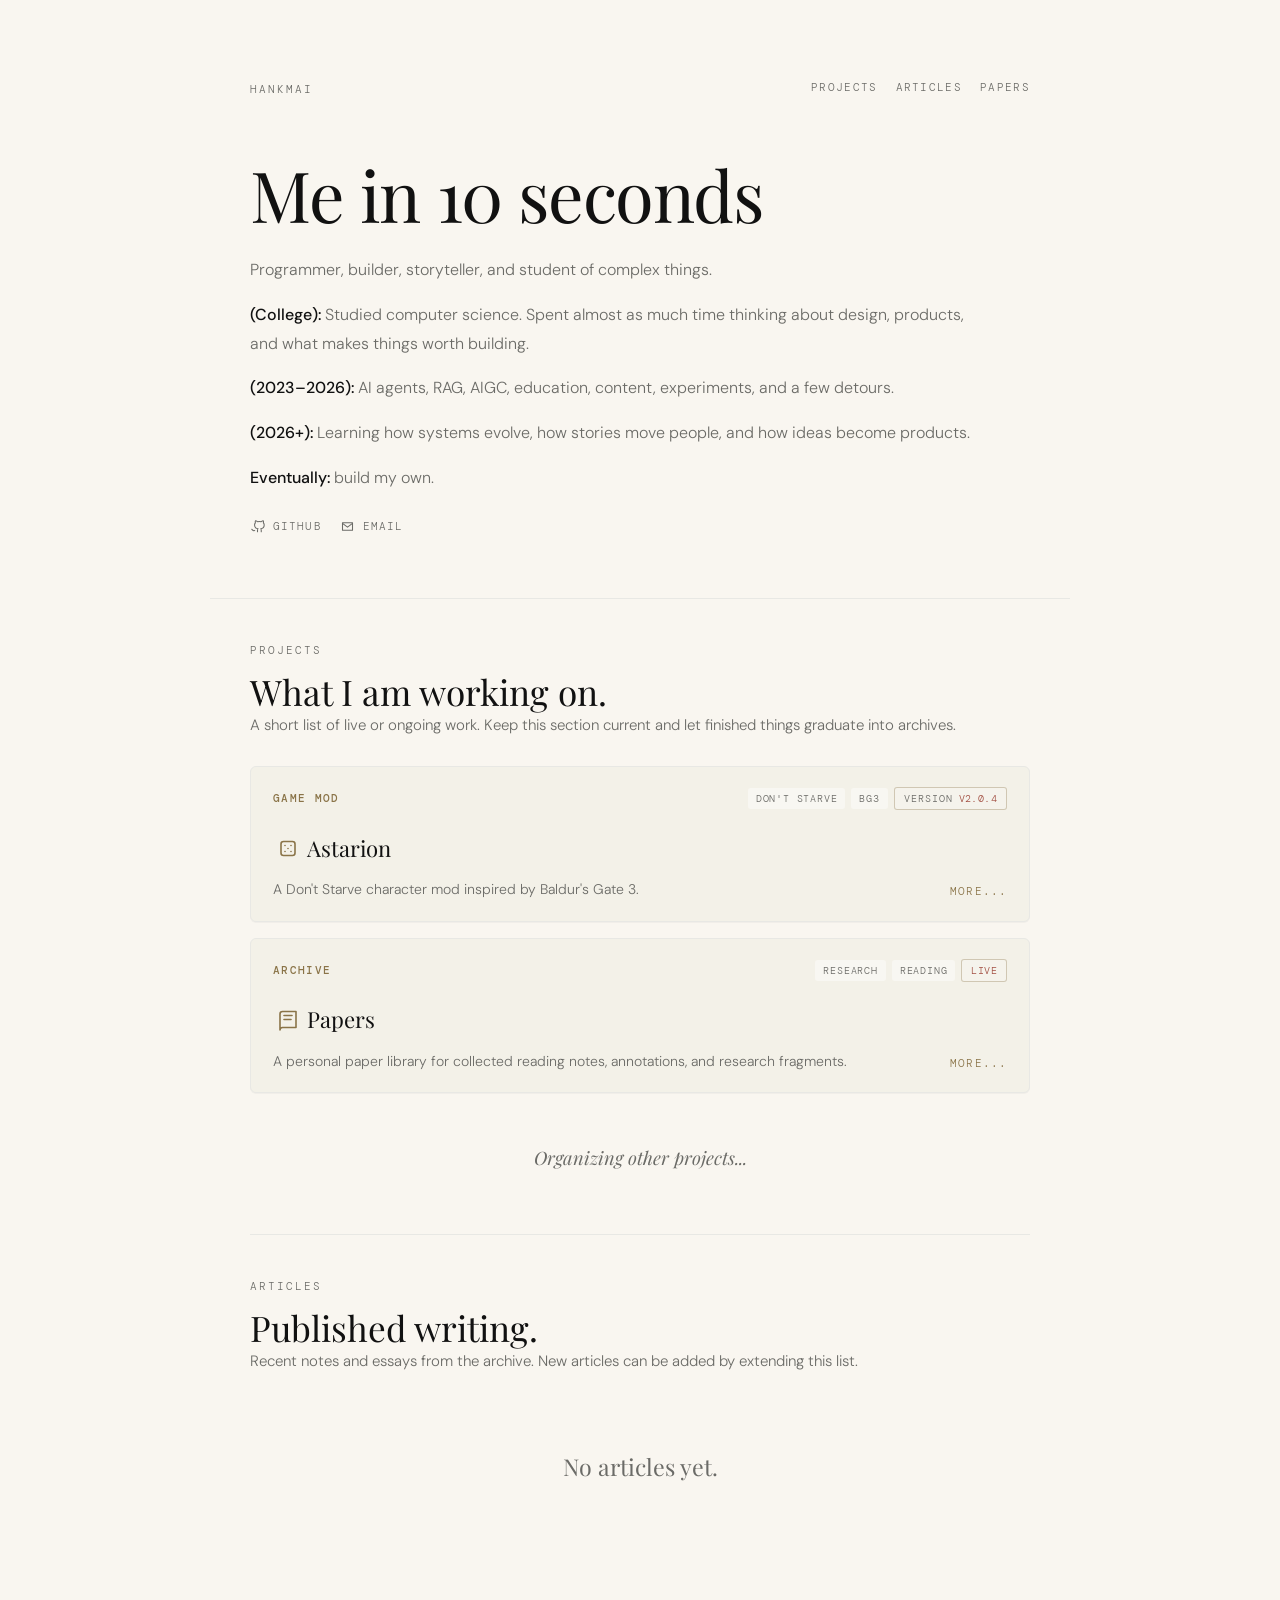
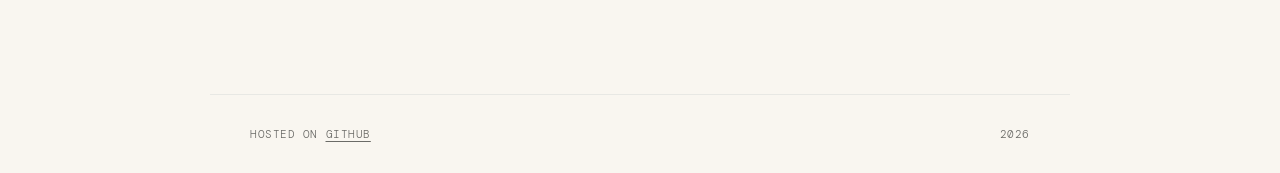
<file: index.html>
<!DOCTYPE html>
<html lang="zh-CN">
<head>
<meta charset="UTF-8">
<meta name="viewport" content="width=device-width, initial-scale=1.0">
<title>HankMai</title>
<link rel="icon" href="data:image/svg+xml,%3Csvg xmlns='http://www.w3.org/2000/svg' viewBox='0 0 100 100'%3E%3Crect width='100' height='100' rx='22' fill='%23f3f1e8'/%3E%3Cpath d='M28 24h24c11 0 20 9 20 20v32H48c-11 0-20-9-20-20V24Z' fill='none' stroke='%23111111' stroke-width='6' stroke-linejoin='round'/%3E%3Cpath d='M50 25v50' stroke='%23111111' stroke-width='5' stroke-linecap='round'/%3E%3C/svg%3E">
<link href="https://fonts.googleapis.com/css2?family=Playfair+Display:ital,wght@0,400;0,700;1,400&family=DM+Sans:wght@300;400;500&family=DM+Mono:wght@400;500&display=swap" rel="stylesheet">
<link rel="stylesheet" href="./styles.css?v=20260915-2">
</head>
<body>

<header>
  <nav aria-label="Primary">
    <a class="site-label" href="./index.html">HankMai</a>
    <div class="nav-links">
      <a href="#projects">Projects</a>
      <a href="#articles">Articles</a>
      <a href="./papers.html">Papers</a>
    </div>
  </nav>

  <h1 class="hero-title">Me in 10 seconds</h1>
  <div class="header-desc hero-bio">
    <p>Programmer, builder, storyteller, and student of complex things.</p>
    <p><strong>(College):</strong> Studied computer science. Spent almost as much time thinking about design, products, and what makes things worth building.</p>
    <p><strong>(2023–2026):</strong> AI agents, RAG, AIGC, education, content, experiments, and a few detours.</p>
    <p><strong>(2026+):</strong> Learning how systems evolve, how stories move people, and how ideas become products.</p>
    <p><strong>Eventually:</strong> build my own.</p>
  </div>
  <div class="social-strip" aria-label="Social links">
    <a class="social-link" href="https://github.com/huowu007" target="_blank" rel="noreferrer">
      <svg aria-hidden="true" viewBox="0 0 24 24"><path d="M7.5 18.5c-3.4 1-3.4-1.7-4.8-2m9.3 4v-3.1c0-.9.3-1.5.8-1.9-2.7-.3-5.5-1.3-5.5-6A4.7 4.7 0 0 1 8.6 6.2 4.4 4.4 0 0 1 8.7 3s1.1-.3 3.3 1.3a11.2 11.2 0 0 1 6 0C20.2 2.7 21.3 3 21.3 3a4.4 4.4 0 0 1 .1 3.2 4.7 4.7 0 0 1 1.3 3.3c0 4.7-2.8 5.7-5.5 6 .5.4.8 1.2.8 2.3v2.7"/></svg>
      <span>GitHub</span>
    </a>
    <a class="social-link" href="mailto:longlongdark@gmail.com">
      <svg aria-hidden="true" viewBox="0 0 24 24"><path d="M4 6h16v12H4z"/><path d="m4 7 8 6 8-6"/></svg>
      <span>Email</span>
    </a>
  </div>
</header>

<main>
  <section id="projects" aria-labelledby="projects-title">
    <div class="section-head">
      <p class="meta-label">Projects</p>
      <div>
        <h2 id="projects-title">What I am working on.</h2>
        <p class="section-copy">A short list of live or ongoing work. Keep this section current and let finished things graduate into archives.</p>
      </div>
    </div>

    <div class="project-grid">
      <a class="project-card" href="#">
        <div>
          <div class="project-top">
            <span class="project-kicker">Game Mod</span>
            <div class="project-badges">
              <span class="project-tag">Don't Starve</span>
              <span class="project-tag">BG3</span>
              <span class="project-version"><span class="chip-label">Version</span><span class="version-value">v2.0.4</span></span>
            </div>
          </div>
          <div class="project-heading">
            <span class="project-icon" aria-hidden="true">
              <svg viewBox="0 0 24 24"><rect x="5" y="5" width="14" height="14" rx="2.5"/><path d="M9 9h.01"/><path d="M15 9h.01"/><path d="M12 12h.01"/><path d="M9 15h.01"/><path d="M15 15h.01"/></svg>
            </span>
            <h3 class="project-title">Astarion</h3>
          </div>
          <div class="project-action-row">
            <p class="project-desc">A Don't Starve character mod inspired by Baldur's Gate 3.</p>
            <div class="project-bottom">
              <div class="item-meta">
                <span class="tag">Don't Starve</span>
                <span class="tag">BG3</span>
              </div>
              <span class="item-arrow" aria-hidden="true"><span>MORE...</span></span>
            </div>
          </div>
        </div>
      </a>

      <a class="project-card" href="./papers.html">
        <div>
          <div class="project-top">
            <span class="project-kicker">Archive</span>
            <div class="project-badges">
              <span class="project-tag">Research</span>
              <span class="project-tag">Reading</span>
              <span class="project-version"><span class="version-value">Live</span></span>
            </div>
          </div>
          <div class="project-heading">
            <span class="project-icon" aria-hidden="true">
              <svg viewBox="0 0 24 24"><path d="M4 5.5A2.5 2.5 0 0 1 6.5 3H20v16H6.5A2.5 2.5 0 0 0 4 21.5v-16Z"/><path d="M8 7h8"/><path d="M8 11h7"/></svg>
            </span>
            <h3 class="project-title">Papers</h3>
          </div>
          <div class="project-action-row">
            <p class="project-desc">A personal paper library for collected reading notes, annotations, and research fragments.</p>
            <div class="project-bottom">
              <div class="item-meta">
                <span class="tag">Research</span>
                <span class="tag">Reading</span>
              </div>
              <span class="item-arrow" aria-hidden="true"><span>MORE...</span></span>
            </div>
          </div>
        </div>
      </a>

      <p class="project-placeholder">Organizing other projects...</p>
    </div>
  </section>

  <section id="articles" aria-labelledby="articles-title">
    <div class="section-head">
      <p class="meta-label">Articles</p>
      <div>
        <h2 id="articles-title">Published writing.</h2>
        <p class="section-copy">Recent notes and essays from the archive. New articles can be added by extending this list.</p>
      </div>
    </div>

    <div class="inline-empty">No articles yet.</div>

    <div class="link-list">
      <a class="list-item" href="./DO_LLMS_BENEFIT_FROM_THEIR_OWN_WORDS.html">
        <span class="item-num">01</span>
        <div>
          <div class="item-title">Do LLMs Benefit from Their Own Words?</div>
          <p class="item-desc">A reading note on language models, generated context, and how model output changes the next step.</p>
          <div class="item-meta">
            <span class="tag">LLM</span>
            <span class="tag">Context</span>
          </div>
        </div>
        <span class="item-arrow" aria-hidden="true">→</span>
      </a>

      <a class="list-item" href="./Golden_Eggs_Annotated.html">
        <span class="item-num">02</span>
        <div>
          <div class="item-title">Golden Eggs and Hyperbolic Discounting</div>
          <p class="item-desc">An annotated note on compounding, delayed rewards, and behavioral economics.</p>
          <div class="item-meta">
            <span class="tag">Behavior</span>
            <span class="tag">Compounding</span>
          </div>
        </div>
        <span class="item-arrow" aria-hidden="true">→</span>
      </a>
    </div>
  </section>
</main>

<footer>
  <span class="footer-note">Hosted on <a href="https://pages.github.com" target="_blank" rel="noreferrer">GitHub</a></span>
  <span class="footer-note" id="footer-year"></span>
</footer>

<script>
  document.getElementById('footer-year').textContent = new Date().getFullYear();
</script>
</body>
</html>
</file>
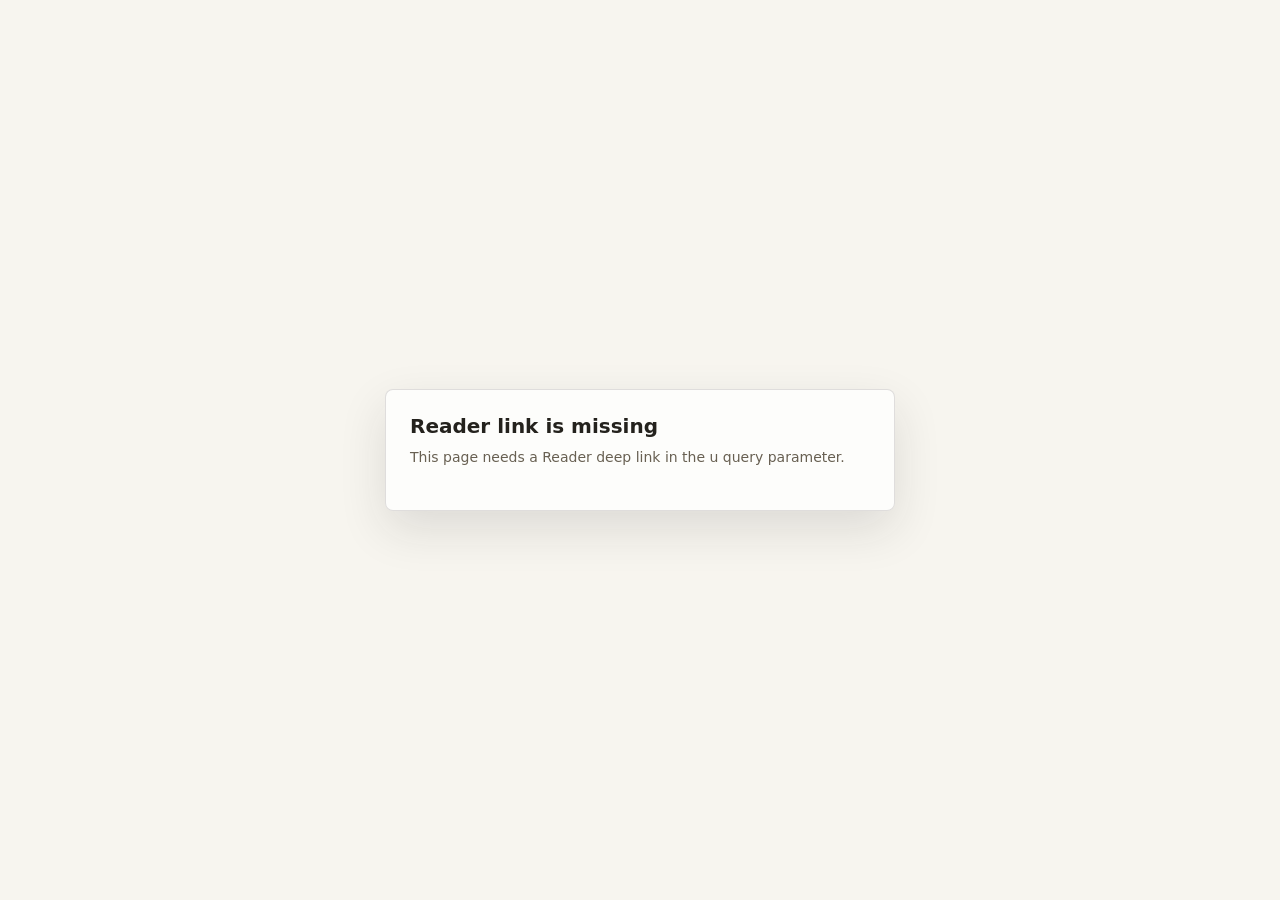
<file: reader-open/index.html>
<!doctype html>
<html lang="en">
  <head>
    <meta charset="utf-8">
    <meta name="viewport" content="width=device-width, initial-scale=1">
    <title>Open Reader</title>
    <style>
      :root {
        color-scheme: light dark;
        font-family: Inter, ui-sans-serif, system-ui, -apple-system, BlinkMacSystemFont, "Segoe UI", sans-serif;
        background: #f7f5ef;
        color: #24221d;
      }

      body {
        min-height: 100vh;
        margin: 0;
        display: grid;
        place-items: center;
      }

      main {
        width: min(460px, calc(100vw - 32px));
        border: 1px solid rgba(36, 34, 29, 0.14);
        border-radius: 8px;
        background: rgba(255, 255, 255, 0.76);
        box-shadow: 0 18px 48px rgba(36, 34, 29, 0.12);
        padding: 24px;
      }

      h1 {
        margin: 0 0 8px;
        font-size: 20px;
        line-height: 1.25;
      }

      p {
        margin: 0 0 18px;
        color: #686052;
        font-size: 14px;
        line-height: 1.55;
      }

      a,
      button {
        display: inline-flex;
        align-items: center;
        justify-content: center;
        min-height: 38px;
        border-radius: 6px;
        border: 1px solid #24221d;
        background: #24221d;
        color: #fff;
        font: inherit;
        font-size: 14px;
        font-weight: 650;
        padding: 0 14px;
        text-decoration: none;
        cursor: pointer;
      }

      .error a,
      .error button {
        display: none;
      }

      @media (prefers-color-scheme: dark) {
        :root {
          background: #171717;
          color: #f2efe7;
        }

        main {
          border-color: rgba(242, 239, 231, 0.16);
          background: rgba(32, 32, 32, 0.86);
          box-shadow: 0 18px 48px rgba(0, 0, 0, 0.24);
        }

        p {
          color: #bdb6aa;
        }

        a,
        button {
          border-color: #f2efe7;
          background: #f2efe7;
          color: #171717;
        }
      }
    </style>
  </head>
  <body>
    <main id="shell">
      <h1 id="title">Opening Reader</h1>
      <p id="message">Reader should open automatically. If nothing happens, use the button below.</p>
      <a id="manualLink" href="#">Open Reader</a>
    </main>

    <script>
      const shell = document.getElementById('shell');
      const title = document.getElementById('title');
      const message = document.getElementById('message');
      const manualLink = document.getElementById('manualLink');

      const decodeBase64Url = value => {
        const normalized = value.replace(/-/g, '+').replace(/_/g, '/');
        const padded = normalized.padEnd(normalized.length + ((4 - normalized.length % 4) % 4), '=');
        const binary = atob(padded);
        const bytes = Uint8Array.from(binary, char => char.charCodeAt(0));
        return new TextDecoder().decode(bytes);
      };

      const getReaderUrl = () => {
        const params = new URLSearchParams(window.location.search);
        const encoded = params.get('u');
        const raw = params.get('url');
        if (encoded) return decodeBase64Url(encoded);
        if (raw) return raw;
        return '';
      };

      const withNonce = readerUrl => {
        const separator = readerUrl.includes('?') ? '&' : '?';
        return `${readerUrl}${separator}bridge_nonce=${Date.now()}`;
      };

      const localBridgeUrl = readerUrl => {
        const url = new URL('http://127.0.0.1:49579/open');
        url.searchParams.set('u', btoa(unescape(encodeURIComponent(readerUrl)))
          .replace(/\+/g, '-')
          .replace(/\//g, '_')
          .replace(/=+$/g, ''));
        url.searchParams.set('nonce', String(Date.now()));
        return url.toString();
      };

      const readerUrl = getReaderUrl();

      if (!readerUrl || !readerUrl.startsWith('reader://')) {
        shell.classList.add('error');
        title.textContent = 'Reader link is missing';
        message.textContent = 'This page needs a Reader deep link in the u query parameter.';
      } else {
        let protocolFallbackStarted = false;
        let warmOpenStarted = false;

        const closeBridgePage = () => {
          title.textContent = 'Reader is open';
          message.textContent = 'You can return to Tana.';
          window.setTimeout(() => {
            window.close();
            if (document.visibilityState !== 'hidden' && window.history.length > 1) {
              window.history.back();
            }
          }, 220);
        };

        const openWarmReader = async () => {
          const controller = new AbortController();
          const timeout = window.setTimeout(() => controller.abort(), 520);
          try {
            const response = await fetch(localBridgeUrl(readerUrl), {
              method: 'GET',
              mode: 'cors',
              cache: 'no-store',
              signal: controller.signal
            });
            if (!response.ok) throw new Error(`HTTP ${response.status}`);
            warmOpenStarted = true;
            closeBridgePage();
            return true;
          } catch {
            return false;
          } finally {
            window.clearTimeout(timeout);
          }
        };

        const openColdReader = () => {
          protocolFallbackStarted = true;
          const target = withNonce(readerUrl);
          manualLink.href = target;
          window.location.href = target;
        };

        const openReader = async () => {
          if (warmOpenStarted) {
            closeBridgePage();
            return;
          }
          if (await openWarmReader()) return;
          if (!protocolFallbackStarted) openColdReader();
        };

        manualLink.addEventListener('click', event => {
          event.preventDefault();
          protocolFallbackStarted = false;
          void openReader();
        });

        window.addEventListener('pageshow', () => void openReader());
        window.addEventListener('focus', () => void openReader());
        document.addEventListener('visibilitychange', () => {
          if (!document.hidden) void openReader();
        });
        window.setTimeout(() => void openReader(), 80);
      }
    </script>
  </body>
</html>
</file>
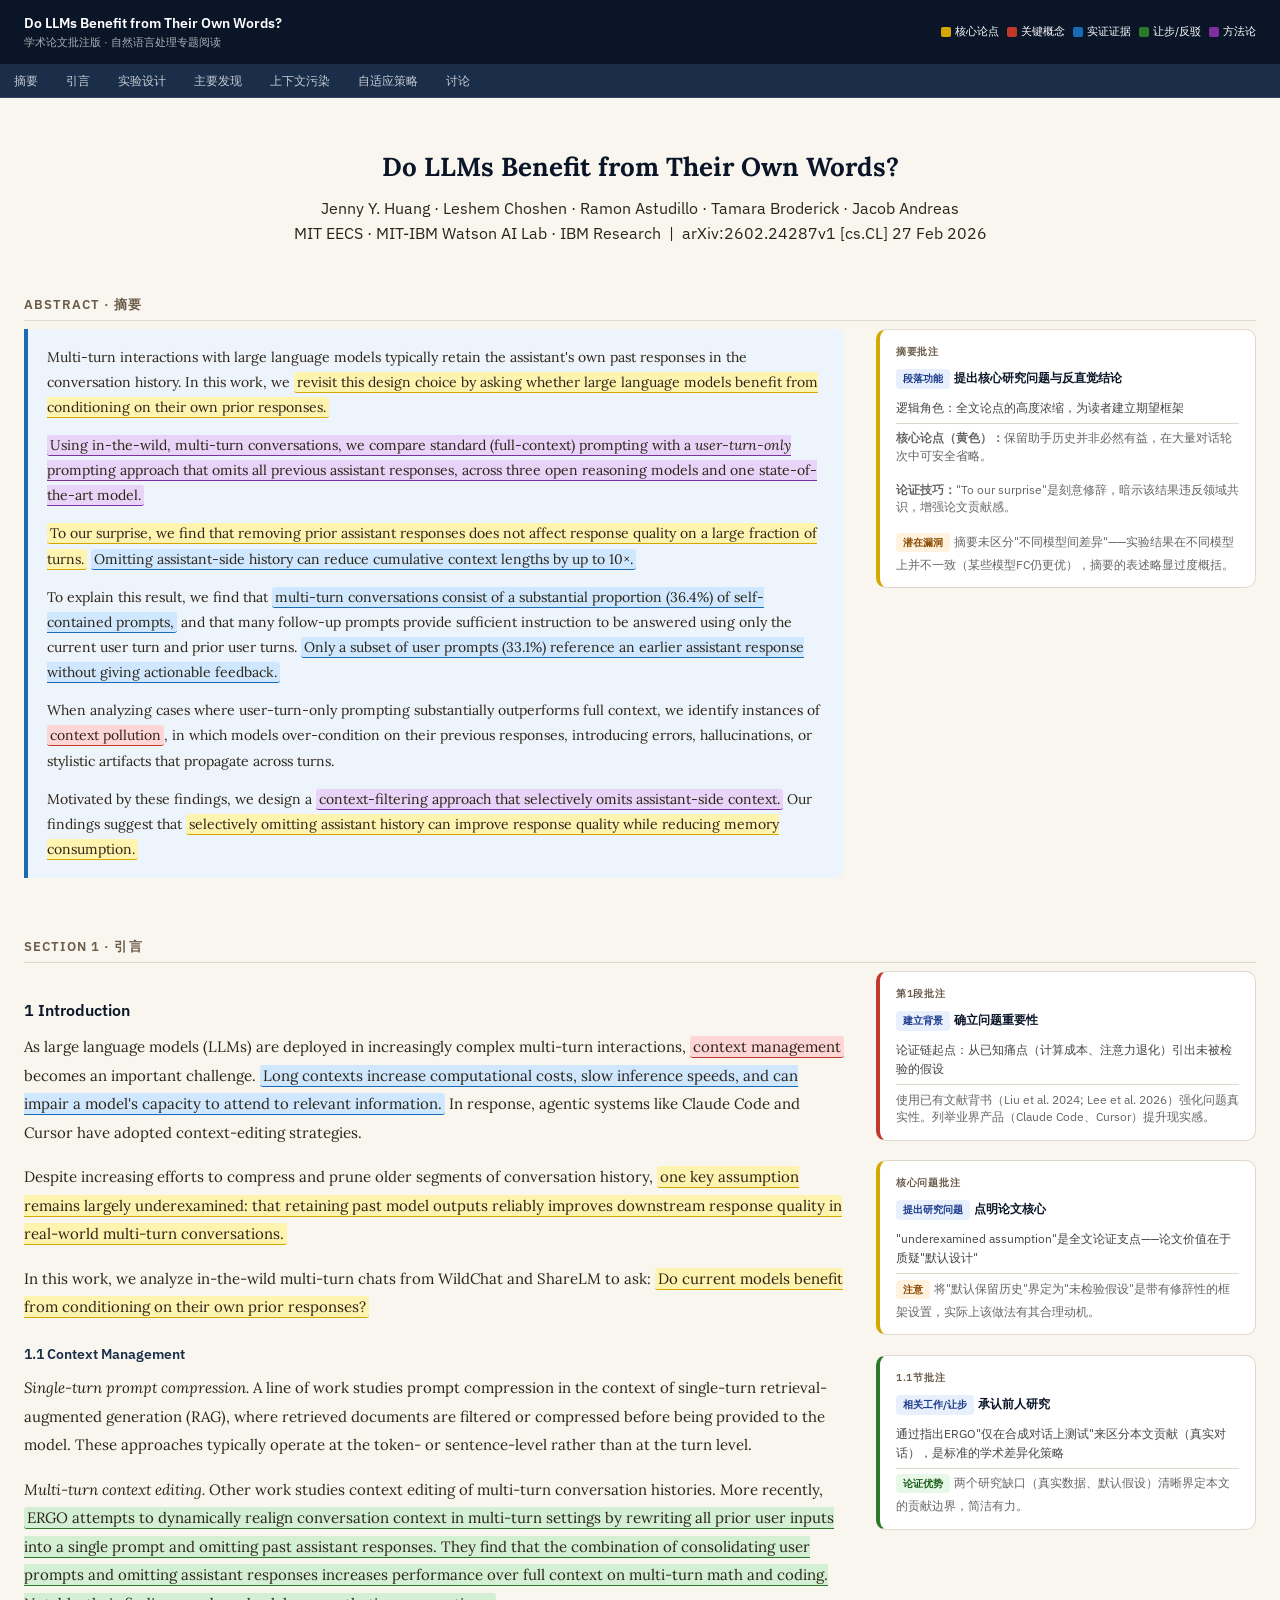
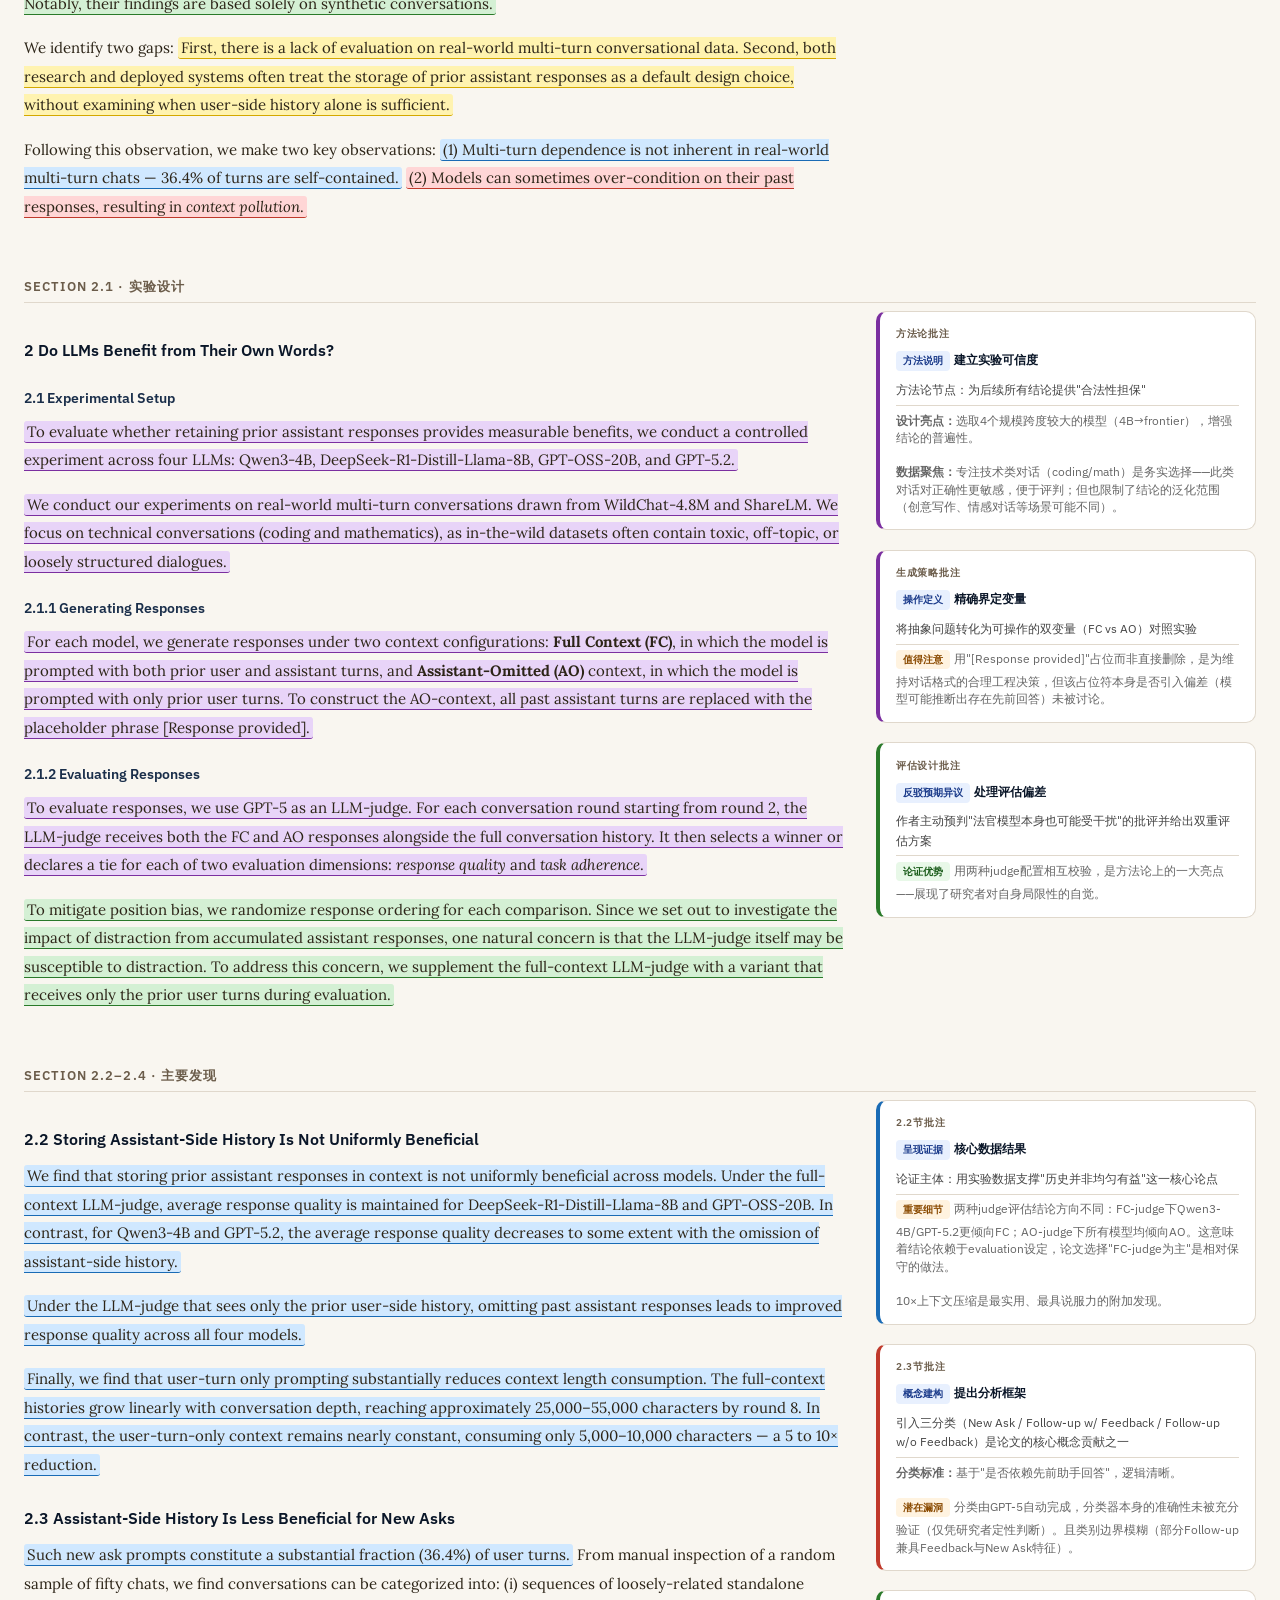
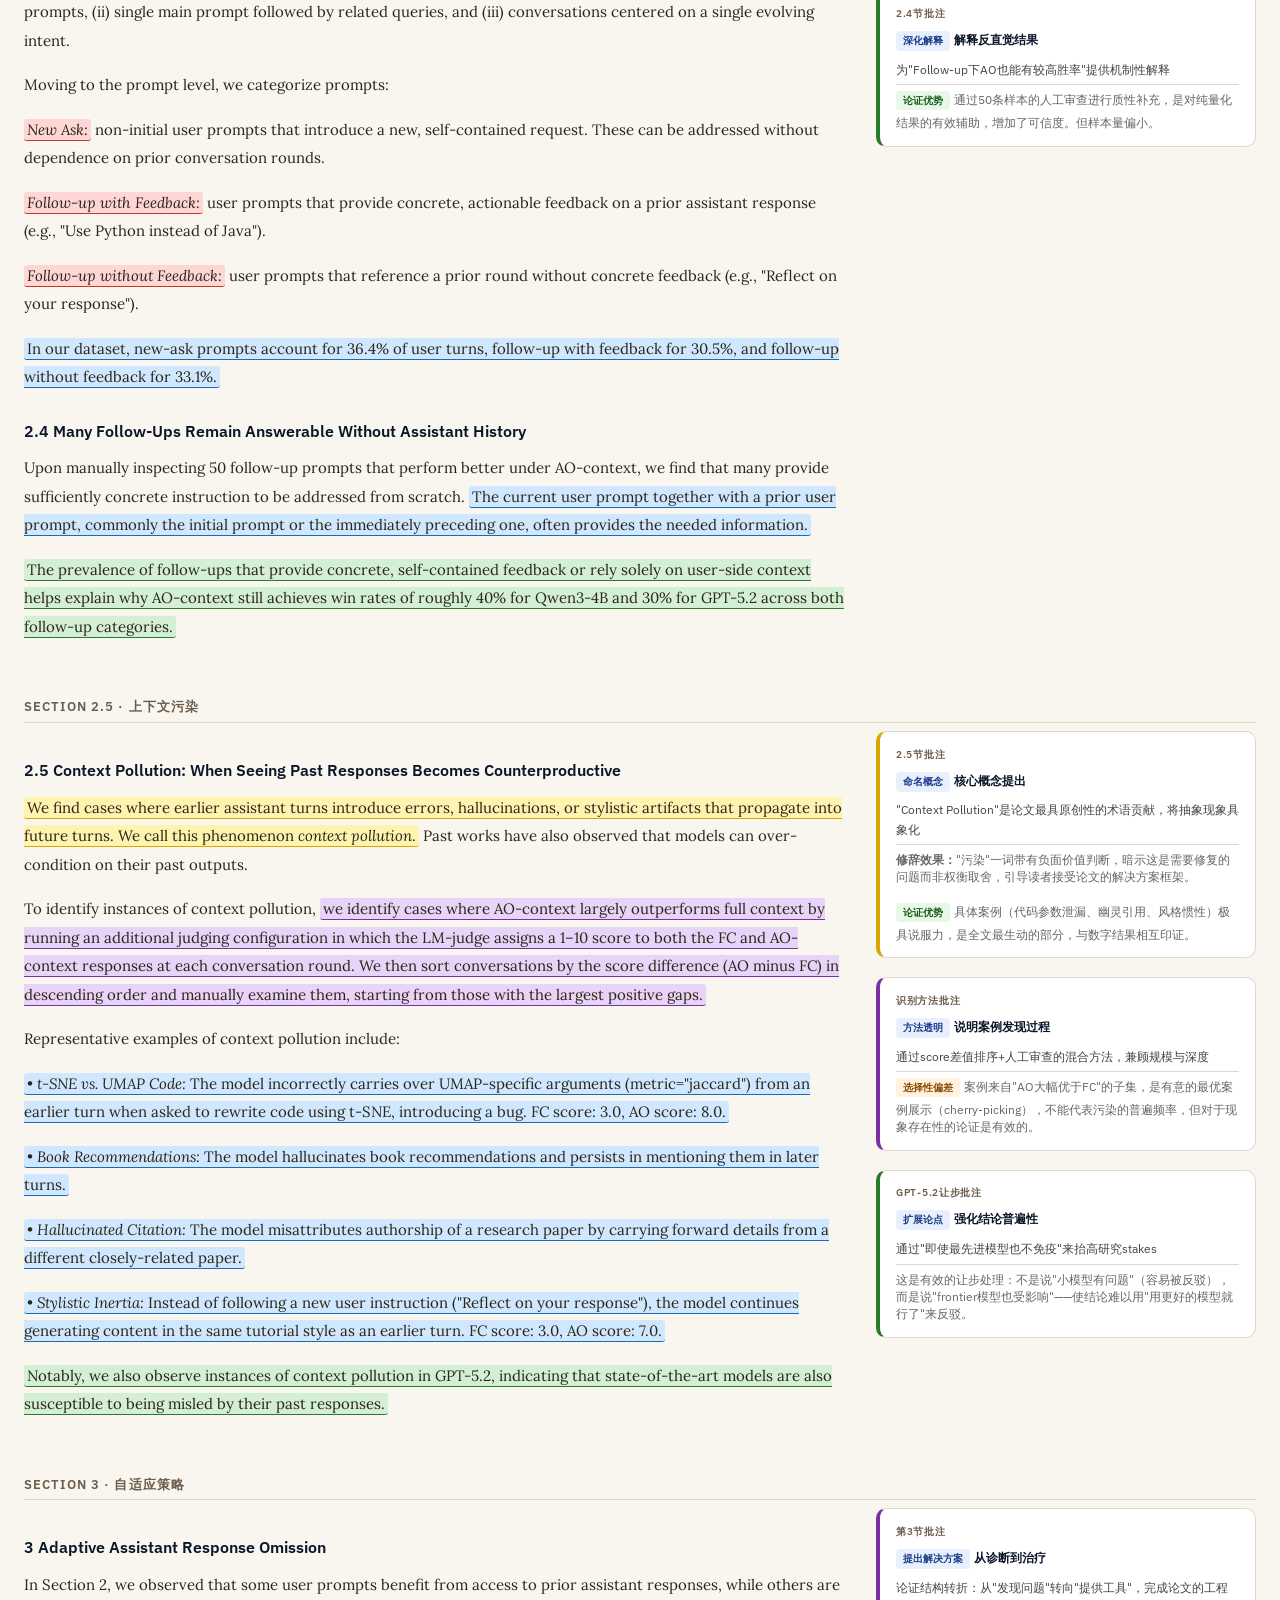
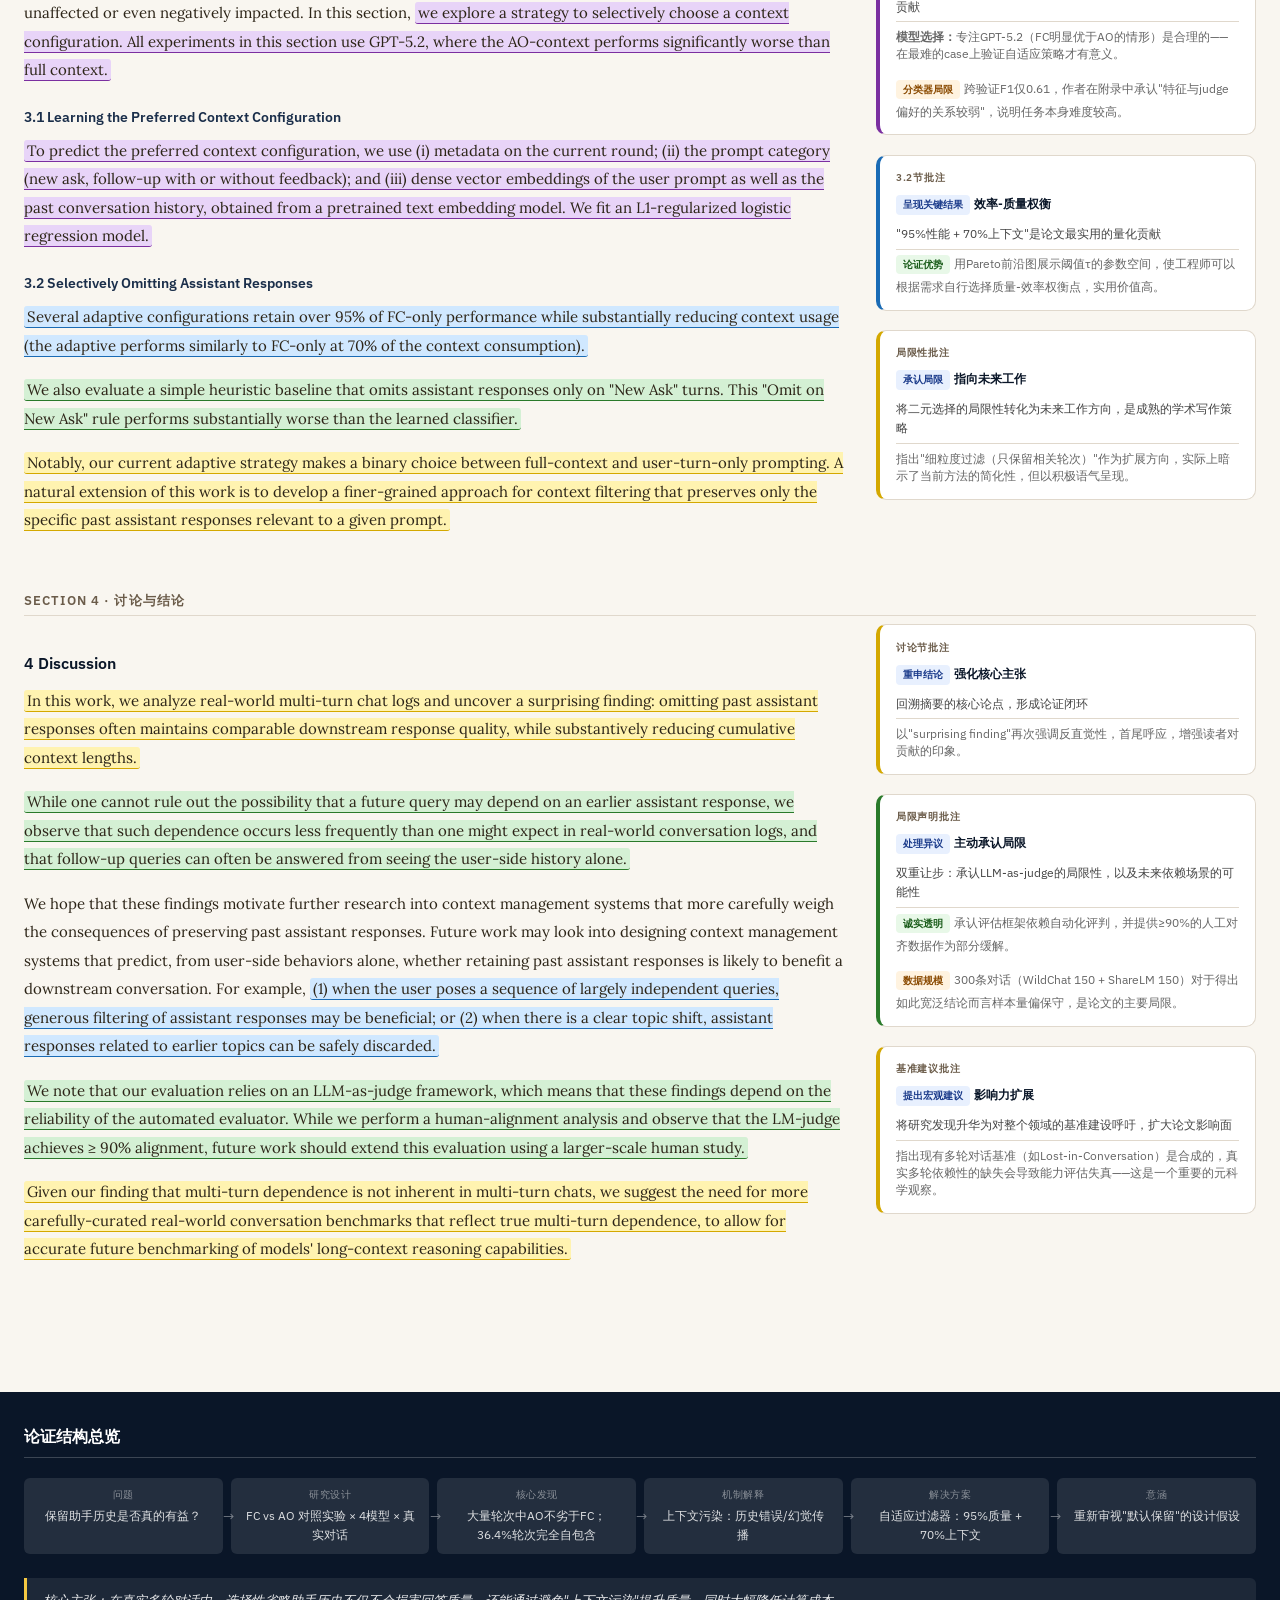
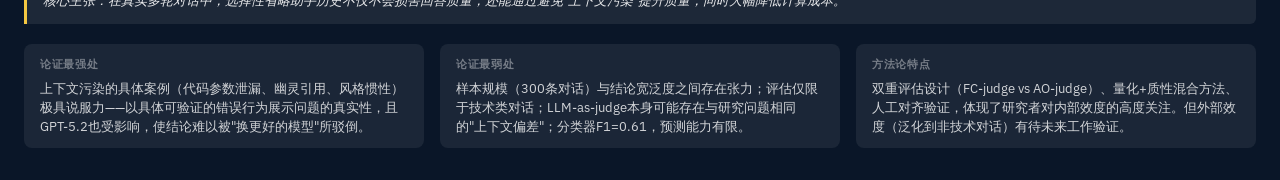
<file: DO LLMS BENEFIT FROM THEIR OWN WORDS.html>
<!DOCTYPE html>
<html lang="zh">
<head>
<meta charset="UTF-8">
<meta name="viewport" content="width=device-width, initial-scale=1.0">
<title>Do LLMs Benefit from Their Own Words? — 批注版</title>
<link href="https://fonts.googleapis.com/css2?family=Lora:ital,wght@0,400;0,600;1,400&family=IBM+Plex+Sans:wght@400;500;600&display=swap" rel="stylesheet">
<style>
  *{box-sizing:border-box;margin:0;padding:0}
  :root{
    --navy:#0a1628;
    --navy-light:#1a2e4a;
    --paper:#f9f6f0;
    --text:#2c2417;
    --muted:#6b5c4a;
    --hl-yellow:#fff3b0;
    --hl-yellow-b:#d4a800;
    --hl-red:#ffd6d6;
    --hl-red-b:#c0392b;
    --hl-blue:#d0e8ff;
    --hl-blue-b:#1a6bb5;
    --hl-green:#d4f0d4;
    --hl-green-b:#2a7a2a;
    --hl-purple:#e8d4f8;
    --hl-purple-b:#7b2fa0;
    --card-bg:#ffffff;
    --border:#e0d8cc;
  }
  body{font-family:'IBM Plex Sans',sans-serif;background:var(--paper);color:var(--text);line-height:1.6}

  /* NAV */
  nav{background:var(--navy);color:#fff;padding:0.75rem 1.5rem;display:flex;flex-wrap:wrap;align-items:center;gap:1rem;position:sticky;top:0;z-index:100}
  .nav-title{font-size:14px;font-weight:600;flex:1;min-width:200px}
  .nav-course{font-size:11px;opacity:0.65;font-weight:400}
  .legend{display:flex;flex-wrap:wrap;gap:0.5rem;align-items:center}
  .leg{display:flex;align-items:center;gap:4px;font-size:11px;white-space:nowrap}
  .leg-dot{width:10px;height:10px;border-radius:2px;flex-shrink:0}

  /* SECTION NAV */
  .sec-nav{background:var(--navy-light);display:flex;flex-wrap:wrap;gap:0;border-bottom:1px solid rgba(255,255,255,0.1);position:sticky;top:56px;z-index:99}
  .sec-nav a{color:rgba(255,255,255,0.75);text-decoration:none;font-size:12px;padding:7px 14px;transition:background 0.2s;font-family:'IBM Plex Sans',sans-serif;white-space:nowrap}
  .sec-nav a:hover{background:rgba(255,255,255,0.12);color:#fff}

  /* MAIN */
  .main{max-width:1400px;margin:0 auto;padding:1.5rem}

  /* COLUMNS */
  .two-col{display:grid;grid-template-columns:1fr 380px;gap:2rem;align-items:start}
  @media(max-width:900px){.two-col{grid-template-columns:1fr}}

  /* PAPER TEXT */
  .paper-col{font-family:'Lora',serif;font-size:15px;line-height:1.9;color:var(--text)}
  .section-header{font-family:'IBM Plex Sans',sans-serif;font-size:13px;font-weight:600;color:var(--muted);text-transform:uppercase;letter-spacing:0.08em;margin:2rem 0 0.5rem;padding-bottom:0.25rem;border-bottom:1px solid var(--border)}
  .paper-col h2{font-family:'IBM Plex Sans',sans-serif;font-size:16px;font-weight:600;margin:1.5rem 0 0.5rem;color:var(--navy)}
  .paper-col h3{font-family:'IBM Plex Sans',sans-serif;font-size:14px;font-weight:600;margin:1.2rem 0 0.4rem;color:var(--navy-light)}
  .paper-col p{margin-bottom:1rem}
  .paper-col .authors{font-size:13px;color:var(--muted);margin-bottom:0.25rem;font-style:italic}
  .paper-col .affil{font-size:12px;color:var(--muted)}

  /* HIGHLIGHTS */
  .hy{padding:1px 3px;border-radius:3px;font-style:inherit}
  .hy-y{background:var(--hl-yellow);border-bottom:1.5px solid var(--hl-yellow-b)}
  .hy-r{background:var(--hl-red);border-bottom:1.5px solid var(--hl-red-b)}
  .hy-b{background:var(--hl-blue);border-bottom:1.5px solid var(--hl-blue-b)}
  .hy-g{background:var(--hl-green);border-bottom:1.5px solid var(--hl-green-b)}
  .hy-p{background:var(--hl-purple);border-bottom:1.5px solid var(--hl-purple-b)}

  /* ANNOTATION CARDS */
  .ann-col{display:flex;flex-direction:column;gap:1.2rem}
  .ann-card{background:var(--card-bg);border:0.5px solid var(--border);border-radius:10px;padding:0.9rem 1rem;border-left:4px solid var(--border)}
  .ann-card.col-y{border-left-color:var(--hl-yellow-b)}
  .ann-card.col-r{border-left-color:var(--hl-red-b)}
  .ann-card.col-b{border-left-color:var(--hl-blue-b)}
  .ann-card.col-g{border-left-color:var(--hl-green-b)}
  .ann-card.col-p{border-left-color:var(--hl-purple-b)}
  .ann-card.col-n{border-left-color:#888}
  .ann-label{font-size:10px;font-weight:600;text-transform:uppercase;letter-spacing:0.07em;color:var(--muted);margin-bottom:0.5rem}
  .ann-func{font-size:12px;font-weight:600;margin-bottom:0.3rem;color:var(--navy)}
  .ann-role{font-size:12px;color:#444;margin-bottom:0.35rem}
  .ann-note{font-size:11.5px;color:#666;line-height:1.5;padding-top:0.35rem;border-top:0.5px solid var(--border)}
  .ann-badge{display:inline-block;font-size:10px;padding:2px 7px;border-radius:4px;font-weight:600;margin-right:4px;margin-bottom:4px}
  .badge-func{background:#e8f0fe;color:#1a3a8a}
  .badge-warn{background:#fff3e0;color:#8a4a00}
  .badge-str{background:#e8f8e8;color:#1a5c1a}

  /* SECTION WRAPPER */
  .sec-block{margin-bottom:2.5rem;scroll-margin-top:90px}

  /* ABSTRACT BOX */
  .abstract-box{background:#eef4fb;border-left:4px solid #1a6bb5;padding:1rem 1.2rem;border-radius:0 8px 8px 0;margin-bottom:1.2rem}
  .abstract-box p{font-family:'Lora',serif;font-size:14px;line-height:1.8;margin-bottom:0.8rem}
  .abstract-box p:last-child{margin-bottom:0}

  /* FOOTER */
  .footer{background:var(--navy);color:#fff;padding:2rem 1.5rem;margin-top:3rem}
  .footer-title{font-size:16px;font-weight:600;margin-bottom:1.2rem;border-bottom:1px solid rgba(255,255,255,0.2);padding-bottom:0.5rem}
  .skeleton{display:flex;gap:0.5rem;align-items:stretch;flex-wrap:wrap;margin-bottom:1.5rem}
  .sk-block{background:rgba(255,255,255,0.1);border-radius:6px;padding:0.6rem 0.9rem;font-size:12px;color:rgba(255,255,255,0.85);flex:1;min-width:120px;text-align:center;position:relative}
  .sk-block::after{content:'→';position:absolute;right:-0.7rem;top:50%;transform:translateY(-50%);color:rgba(255,255,255,0.4);font-size:14px}
  .sk-block:last-child::after{display:none}
  .sk-label{font-size:10px;opacity:0.55;margin-bottom:3px;text-transform:uppercase;letter-spacing:0.05em}
  .footer-grid{display:grid;grid-template-columns:1fr 1fr 1fr;gap:1rem;margin-top:1rem}
  @media(max-width:700px){.footer-grid{grid-template-columns:1fr}.sk-block::after{display:none}}
  .fcard{background:rgba(255,255,255,0.07);border-radius:8px;padding:0.8rem 1rem;font-size:12.5px;color:rgba(255,255,255,0.8);line-height:1.5}
  .fcard-title{font-size:11px;text-transform:uppercase;letter-spacing:0.06em;opacity:0.5;margin-bottom:0.4rem;font-weight:600}
  .core-claim{background:rgba(255,255,255,0.08);border-left:3px solid #f5c842;border-radius:0 6px 6px 0;padding:0.8rem 1rem;font-size:13px;color:rgba(255,255,255,0.9);font-style:italic;margin-bottom:1.2rem}
</style>
</head>
<body>

<nav>
  <div class="nav-title">
    Do LLMs Benefit from Their Own Words?
    <div class="nav-course">学术论文批注版 · 自然语言处理专题阅读</div>
  </div>
  <div class="legend">
    <div class="leg"><div class="leg-dot" style="background:var(--hl-yellow-b)"></div>核心论点</div>
    <div class="leg"><div class="leg-dot" style="background:var(--hl-red-b)"></div>关键概念</div>
    <div class="leg"><div class="leg-dot" style="background:var(--hl-blue-b)"></div>实证证据</div>
    <div class="leg"><div class="leg-dot" style="background:var(--hl-green-b)"></div>让步/反驳</div>
    <div class="leg"><div class="leg-dot" style="background:var(--hl-purple-b)"></div>方法论</div>
  </div>
</nav>

<div class="sec-nav">
  <a href="#abstract">摘要</a>
  <a href="#intro">引言</a>
  <a href="#setup">实验设计</a>
  <a href="#findings">主要发现</a>
  <a href="#pollution">上下文污染</a>
  <a href="#adaptive">自适应策略</a>
  <a href="#discussion">讨论</a>
</div>

<div class="main">

<!-- ===== TITLE ===== -->
<div class="sec-block" style="text-align:center;padding:1.5rem 0 0.5rem">
  <h1 style="font-family:'Lora',serif;font-size:26px;font-weight:700;color:var(--navy);margin-bottom:0.5rem">Do LLMs Benefit from Their Own Words?</h1>
  <p class="authors">Jenny Y. Huang · Leshem Choshen · Ramon Astudillo · Tamara Broderick · Jacob Andreas</p>
  <p class="affil">MIT EECS · MIT-IBM Watson AI Lab · IBM Research &nbsp;|&nbsp; arXiv:2602.24287v1 [cs.CL] 27 Feb 2026</p>
</div>

<!-- ===== ABSTRACT ===== -->
<div class="sec-block" id="abstract">
  <div class="section-header">Abstract · 摘要</div>
  <div class="two-col">
    <div class="paper-col">
      <div class="abstract-box">
        <p>Multi-turn interactions with large language models typically retain the assistant's own past responses in the conversation history. In this work, we <span class="hy hy-y">revisit this design choice by asking whether large language models benefit from conditioning on their own prior responses.</span></p>
        <p><span class="hy hy-p">Using in-the-wild, multi-turn conversations, we compare standard (full-context) prompting with a <em>user-turn-only</em> prompting approach that omits all previous assistant responses, across three open reasoning models and one state-of-the-art model.</span></p>
        <p><span class="hy hy-y">To our surprise, we find that removing prior assistant responses does not affect response quality on a large fraction of turns.</span> <span class="hy hy-b">Omitting assistant-side history can reduce cumulative context lengths by up to 10×.</span></p>
        <p>To explain this result, we find that <span class="hy hy-b">multi-turn conversations consist of a substantial proportion (36.4%) of self-contained prompts,</span> and that many follow-up prompts provide sufficient instruction to be answered using only the current user turn and prior user turns. <span class="hy hy-b">Only a subset of user prompts (33.1%) reference an earlier assistant response without giving actionable feedback.</span></p>
        <p>When analyzing cases where user-turn-only prompting substantially outperforms full context, we identify instances of <span class="hy hy-r">context pollution</span>, in which models over-condition on their previous responses, introducing errors, hallucinations, or stylistic artifacts that propagate across turns.</p>
        <p>Motivated by these findings, we design a <span class="hy hy-p">context-filtering approach that selectively omits assistant-side context.</span> Our findings suggest that <span class="hy hy-y">selectively omitting assistant history can improve response quality while reducing memory consumption.</span></p>
      </div>
    </div>
    <div class="ann-col">
      <div class="ann-card col-y">
        <div class="ann-label">摘要批注</div>
        <div class="ann-func"><span class="ann-badge badge-func">段落功能</span>提出核心研究问题与反直觉结论</div>
        <div class="ann-role">逻辑角色：全文论点的高度浓缩，为读者建立期望框架</div>
        <div class="ann-note">
          <strong>核心论点（黄色）：</strong>保留助手历史并非必然有益，在大量对话轮次中可安全省略。<br><br>
          <strong>论证技巧：</strong>"To our surprise"是刻意修辞，暗示该结果违反领域共识，增强论文贡献感。<br><br>
          <span class="ann-badge badge-warn">潜在漏洞</span>摘要未区分"不同模型间差异"——实验结果在不同模型上并不一致（某些模型FC仍更优），摘要的表述略显过度概括。
        </div>
      </div>
    </div>
  </div>
</div>

<!-- ===== INTRO ===== -->
<div class="sec-block" id="intro">
  <div class="section-header">Section 1 · 引言</div>
  <div class="two-col">
    <div class="paper-col">
      <h2>1 Introduction</h2>
      <p>As large language models (LLMs) are deployed in increasingly complex multi-turn interactions, <span class="hy hy-r">context management</span> becomes an important challenge. <span class="hy hy-b">Long contexts increase computational costs, slow inference speeds, and can impair a model's capacity to attend to relevant information.</span> In response, agentic systems like Claude Code and Cursor have adopted context-editing strategies.</p>

      <p>Despite increasing efforts to compress and prune older segments of conversation history, <span class="hy hy-y">one key assumption remains largely underexamined: that retaining past model outputs reliably improves downstream response quality in real-world multi-turn conversations.</span></p>

      <p>In this work, we analyze in-the-wild multi-turn chats from WildChat and ShareLM to ask: <span class="hy hy-y">Do current models benefit from conditioning on their own prior responses?</span></p>

      <h3>1.1 Context Management</h3>
      <p><em>Single-turn prompt compression.</em> A line of work studies prompt compression in the context of single-turn retrieval-augmented generation (RAG), where retrieved documents are filtered or compressed before being provided to the model. These approaches typically operate at the token- or sentence-level rather than at the turn level.</p>

      <p><em>Multi-turn context editing.</em> Other work studies context editing of multi-turn conversation histories. More recently, <span class="hy hy-g">ERGO attempts to dynamically realign conversation context in multi-turn settings by rewriting all prior user inputs into a single prompt and omitting past assistant responses. They find that the combination of consolidating user prompts and omitting assistant responses increases performance over full context on multi-turn math and coding. Notably, their findings are based solely on synthetic conversations.</span></p>

      <p>We identify two gaps: <span class="hy hy-y">First, there is a lack of evaluation on real-world multi-turn conversational data. Second, both research and deployed systems often treat the storage of prior assistant responses as a default design choice, without examining when user-side history alone is sufficient.</span></p>

      <p>Following this observation, we make two key observations: <span class="hy hy-b">(1) Multi-turn dependence is not inherent in real-world multi-turn chats — 36.4% of turns are self-contained.</span> <span class="hy hy-r">(2) Models can sometimes over-condition on their past responses, resulting in <em>context pollution</em>.</span></p>
    </div>
    <div class="ann-col">
      <div class="ann-card col-r">
        <div class="ann-label">第1段批注</div>
        <div class="ann-func"><span class="ann-badge badge-func">建立背景</span>确立问题重要性</div>
        <div class="ann-role">论证链起点：从已知痛点（计算成本、注意力退化）引出未被检验的假设</div>
        <div class="ann-note">使用已有文献背书（Liu et al. 2024; Lee et al. 2026）强化问题真实性。列举业界产品（Claude Code、Cursor）提升现实感。</div>
      </div>
      <div class="ann-card col-y">
        <div class="ann-label">核心问题批注</div>
        <div class="ann-func"><span class="ann-badge badge-func">提出研究问题</span>点明论文核心</div>
        <div class="ann-role">"underexamined assumption"是全文论证支点——论文价值在于质疑"默认设计"</div>
        <div class="ann-note"><span class="ann-badge badge-warn">注意</span>将"默认保留历史"界定为"未检验假设"是带有修辞性的框架设置，实际上该做法有其合理动机。</div>
      </div>
      <div class="ann-card col-g">
        <div class="ann-label">1.1节批注</div>
        <div class="ann-func"><span class="ann-badge badge-func">相关工作/让步</span>承认前人研究</div>
        <div class="ann-role">通过指出ERGO"仅在合成对话上测试"来区分本文贡献（真实对话），是标准的学术差异化策略</div>
        <div class="ann-note"><span class="ann-badge badge-str">论证优势</span>两个研究缺口（真实数据、默认假设）清晰界定本文的贡献边界，简洁有力。</div>
      </div>
    </div>
  </div>
</div>

<!-- ===== SETUP ===== -->
<div class="sec-block" id="setup">
  <div class="section-header">Section 2.1 · 实验设计</div>
  <div class="two-col">
    <div class="paper-col">
      <h2>2 Do LLMs Benefit from Their Own Words?</h2>
      <h3>2.1 Experimental Setup</h3>
      <p><span class="hy hy-p">To evaluate whether retaining prior assistant responses provides measurable benefits, we conduct a controlled experiment across four LLMs: Qwen3-4B, DeepSeek-R1-Distill-Llama-8B, GPT-OSS-20B, and GPT-5.2.</span></p>

      <p><span class="hy hy-p">We conduct our experiments on real-world multi-turn conversations drawn from WildChat-4.8M and ShareLM. We focus on technical conversations (coding and mathematics), as in-the-wild datasets often contain toxic, off-topic, or loosely structured dialogues.</span></p>

      <h3>2.1.1 Generating Responses</h3>
      <p><span class="hy hy-p">For each model, we generate responses under two context configurations: <strong>Full Context (FC)</strong>, in which the model is prompted with both prior user and assistant turns, and <strong>Assistant-Omitted (AO)</strong> context, in which the model is prompted with only prior user turns. To construct the AO-context, all past assistant turns are replaced with the placeholder phrase [Response provided].</span></p>

      <h3>2.1.2 Evaluating Responses</h3>
      <p><span class="hy hy-p">To evaluate responses, we use GPT-5 as an LLM-judge. For each conversation round starting from round 2, the LLM-judge receives both the FC and AO responses alongside the full conversation history. It then selects a winner or declares a tie for each of two evaluation dimensions: <em>response quality</em> and <em>task adherence</em>.</span></p>

      <p><span class="hy hy-g">To mitigate position bias, we randomize response ordering for each comparison. Since we set out to investigate the impact of distraction from accumulated assistant responses, one natural concern is that the LLM-judge itself may be susceptible to distraction. To address this concern, we supplement the full-context LLM-judge with a variant that receives only the prior user turns during evaluation.</span></p>
    </div>
    <div class="ann-col">
      <div class="ann-card col-p">
        <div class="ann-label">方法论批注</div>
        <div class="ann-func"><span class="ann-badge badge-func">方法说明</span>建立实验可信度</div>
        <div class="ann-role">方法论节点：为后续所有结论提供"合法性担保"</div>
        <div class="ann-note">
          <strong>设计亮点：</strong>选取4个规模跨度较大的模型（4B→frontier），增强结论的普遍性。<br><br>
          <strong>数据聚焦：</strong>专注技术类对话（coding/math）是务实选择——此类对话对正确性更敏感，便于评判；但也限制了结论的泛化范围（创意写作、情感对话等场景可能不同）。
        </div>
      </div>
      <div class="ann-card col-p">
        <div class="ann-label">生成策略批注</div>
        <div class="ann-func"><span class="ann-badge badge-func">操作定义</span>精确界定变量</div>
        <div class="ann-role">将抽象问题转化为可操作的双变量（FC vs AO）对照实验</div>
        <div class="ann-note"><span class="ann-badge badge-warn">值得注意</span>用"[Response provided]"占位而非直接删除，是为维持对话格式的合理工程决策，但该占位符本身是否引入偏差（模型可能推断出存在先前回答）未被讨论。</div>
      </div>
      <div class="ann-card col-g">
        <div class="ann-label">评估设计批注</div>
        <div class="ann-func"><span class="ann-badge badge-func">反驳预期异议</span>处理评估偏差</div>
        <div class="ann-role">作者主动预判"法官模型本身也可能受干扰"的批评并给出双重评估方案</div>
        <div class="ann-note"><span class="ann-badge badge-str">论证优势</span>用两种judge配置相互校验，是方法论上的一大亮点——展现了研究者对自身局限性的自觉。</div>
      </div>
    </div>
  </div>
</div>

<!-- ===== FINDINGS ===== -->
<div class="sec-block" id="findings">
  <div class="section-header">Section 2.2–2.4 · 主要发现</div>
  <div class="two-col">
    <div class="paper-col">
      <h2>2.2 Storing Assistant-Side History Is Not Uniformly Beneficial</h2>
      <p><span class="hy hy-b">We find that storing prior assistant responses in context is not uniformly beneficial across models. Under the full-context LLM-judge, average response quality is maintained for DeepSeek-R1-Distill-Llama-8B and GPT-OSS-20B. In contrast, for Qwen3-4B and GPT-5.2, the average response quality decreases to some extent with the omission of assistant-side history.</span></p>

      <p><span class="hy hy-b">Under the LLM-judge that sees only the prior user-side history, omitting past assistant responses leads to improved response quality across all four models.</span></p>

      <p><span class="hy hy-b">Finally, we find that user-turn only prompting substantially reduces context length consumption. The full-context histories grow linearly with conversation depth, reaching approximately 25,000–55,000 characters by round 8. In contrast, the user-turn-only context remains nearly constant, consuming only 5,000–10,000 characters — a 5 to 10× reduction.</span></p>

      <h2>2.3 Assistant-Side History Is Less Beneficial for New Asks</h2>
      <p><span class="hy hy-b">Such new ask prompts constitute a substantial fraction (36.4%) of user turns.</span> From manual inspection of a random sample of fifty chats, we find conversations can be categorized into: (i) sequences of loosely-related standalone prompts, (ii) single main prompt followed by related queries, and (iii) conversations centered on a single evolving intent.</p>

      <p>Moving to the prompt level, we categorize prompts:</p>
      <p><span class="hy hy-r"><em>New Ask:</em></span> non-initial user prompts that introduce a new, self-contained request. These can be addressed without dependence on prior conversation rounds.</p>
      <p><span class="hy hy-r"><em>Follow-up with Feedback:</em></span> user prompts that provide concrete, actionable feedback on a prior assistant response (e.g., "Use Python instead of Java").</p>
      <p><span class="hy hy-r"><em>Follow-up without Feedback:</em></span> user prompts that reference a prior round without concrete feedback (e.g., "Reflect on your response").</p>

      <p><span class="hy hy-b">In our dataset, new-ask prompts account for 36.4% of user turns, follow-up with feedback for 30.5%, and follow-up without feedback for 33.1%.</span></p>

      <h2>2.4 Many Follow-Ups Remain Answerable Without Assistant History</h2>
      <p>Upon manually inspecting 50 follow-up prompts that perform better under AO-context, we find that many provide sufficiently concrete instruction to be addressed from scratch. <span class="hy hy-b">The current user prompt together with a prior user prompt, commonly the initial prompt or the immediately preceding one, often provides the needed information.</span></p>

      <p><span class="hy hy-g">The prevalence of follow-ups that provide concrete, self-contained feedback or rely solely on user-side context helps explain why AO-context still achieves win rates of roughly 40% for Qwen3-4B and 30% for GPT-5.2 across both follow-up categories.</span></p>
    </div>
    <div class="ann-col">
      <div class="ann-card col-b">
        <div class="ann-label">2.2节批注</div>
        <div class="ann-func"><span class="ann-badge badge-func">呈现证据</span>核心数据结果</div>
        <div class="ann-role">论证主体：用实验数据支撑"历史并非均匀有益"这一核心论点</div>
        <div class="ann-note">
          <span class="ann-badge badge-warn">重要细节</span>两种judge评估结论方向不同：FC-judge下Qwen3-4B/GPT-5.2更倾向FC；AO-judge下所有模型均倾向AO。这意味着结论依赖于evaluation设定，论文选择"FC-judge为主"是相对保守的做法。<br><br>
          10×上下文压缩是最实用、最具说服力的附加发现。
        </div>
      </div>
      <div class="ann-card col-r">
        <div class="ann-label">2.3节批注</div>
        <div class="ann-func"><span class="ann-badge badge-func">概念建构</span>提出分析框架</div>
        <div class="ann-role">引入三分类（New Ask / Follow-up w/ Feedback / Follow-up w/o Feedback）是论文的核心概念贡献之一</div>
        <div class="ann-note">
          <strong>分类标准：</strong>基于"是否依赖先前助手回答"，逻辑清晰。<br><br>
          <span class="ann-badge badge-warn">潜在漏洞</span>分类由GPT-5自动完成，分类器本身的准确性未被充分验证（仅凭研究者定性判断）。且类别边界模糊（部分Follow-up兼具Feedback与New Ask特征）。
        </div>
      </div>
      <div class="ann-card col-g">
        <div class="ann-label">2.4节批注</div>
        <div class="ann-func"><span class="ann-badge badge-func">深化解释</span>解释反直觉结果</div>
        <div class="ann-role">为"Follow-up下AO也能有较高胜率"提供机制性解释</div>
        <div class="ann-note"><span class="ann-badge badge-str">论证优势</span>通过50条样本的人工审查进行质性补充，是对纯量化结果的有效辅助，增加了可信度。但样本量偏小。</div>
      </div>
    </div>
  </div>
</div>

<!-- ===== POLLUTION ===== -->
<div class="sec-block" id="pollution">
  <div class="section-header">Section 2.5 · 上下文污染</div>
  <div class="two-col">
    <div class="paper-col">
      <h2>2.5 Context Pollution: When Seeing Past Responses Becomes Counterproductive</h2>
      <p><span class="hy hy-y">We find cases where earlier assistant turns introduce errors, hallucinations, or stylistic artifacts that propagate into future turns. We call this phenomenon <em>context pollution</em>.</span> Past works have also observed that models can over-condition on their past outputs.</p>

      <p>To identify instances of context pollution, <span class="hy hy-p">we identify cases where AO-context largely outperforms full context by running an additional judging configuration in which the LM-judge assigns a 1–10 score to both the FC and AO-context responses at each conversation round. We then sort conversations by the score difference (AO minus FC) in descending order and manually examine them, starting from those with the largest positive gaps.</span></p>

      <p>Representative examples of context pollution include:</p>
      <p><span class="hy hy-b">• <em>t-SNE vs. UMAP Code:</em> The model incorrectly carries over UMAP-specific arguments (metric="jaccard") from an earlier turn when asked to rewrite code using t-SNE, introducing a bug. FC score: 3.0, AO score: 8.0.</span></p>
      <p><span class="hy hy-b">• <em>Book Recommendations:</em> The model hallucinates book recommendations and persists in mentioning them in later turns.</span></p>
      <p><span class="hy hy-b">• <em>Hallucinated Citation:</em> The model misattributes authorship of a research paper by carrying forward details from a different closely-related paper.</span></p>
      <p><span class="hy hy-b">• <em>Stylistic Inertia:</em> Instead of following a new user instruction ("Reflect on your response"), the model continues generating content in the same tutorial style as an earlier turn. FC score: 3.0, AO score: 7.0.</span></p>

      <p><span class="hy hy-g">Notably, we also observe instances of context pollution in GPT-5.2, indicating that state-of-the-art models are also susceptible to being misled by their past responses.</span></p>
    </div>
    <div class="ann-col">
      <div class="ann-card col-y">
        <div class="ann-label">2.5节批注</div>
        <div class="ann-func"><span class="ann-badge badge-func">命名概念</span>核心概念提出</div>
        <div class="ann-role">"Context Pollution"是论文最具原创性的术语贡献，将抽象现象具象化</div>
        <div class="ann-note">
          <strong>修辞效果：</strong>"污染"一词带有负面价值判断，暗示这是需要修复的问题而非权衡取舍，引导读者接受论文的解决方案框架。<br><br>
          <span class="ann-badge badge-str">论证优势</span>具体案例（代码参数泄漏、幽灵引用、风格惯性）极具说服力，是全文最生动的部分，与数字结果相互印证。
        </div>
      </div>
      <div class="ann-card col-p">
        <div class="ann-label">识别方法批注</div>
        <div class="ann-func"><span class="ann-badge badge-func">方法透明</span>说明案例发现过程</div>
        <div class="ann-role">通过score差值排序+人工审查的混合方法，兼顾规模与深度</div>
        <div class="ann-note"><span class="ann-badge badge-warn">选择性偏差</span>案例来自"AO大幅优于FC"的子集，是有意的最优案例展示（cherry-picking），不能代表污染的普遍频率，但对于现象存在性的论证是有效的。</div>
      </div>
      <div class="ann-card col-g">
        <div class="ann-label">GPT-5.2让步批注</div>
        <div class="ann-func"><span class="ann-badge badge-func">扩展论点</span>强化结论普遍性</div>
        <div class="ann-role">通过"即使最先进模型也不免疫"来抬高研究stakes</div>
        <div class="ann-note">这是有效的让步处理：不是说"小模型有问题"（容易被反驳），而是说"frontier模型也受影响"——使结论难以用"用更好的模型就行了"来反驳。</div>
      </div>
    </div>
  </div>
</div>

<!-- ===== ADAPTIVE ===== -->
<div class="sec-block" id="adaptive">
  <div class="section-header">Section 3 · 自适应策略</div>
  <div class="two-col">
    <div class="paper-col">
      <h2>3 Adaptive Assistant Response Omission</h2>
      <p>In Section 2, we observed that some user prompts benefit from access to prior assistant responses, while others are unaffected or even negatively impacted. In this section, <span class="hy hy-p">we explore a strategy to selectively choose a context configuration. All experiments in this section use GPT-5.2, where the AO-context performs significantly worse than full context.</span></p>

      <h3>3.1 Learning the Preferred Context Configuration</h3>
      <p><span class="hy hy-p">To predict the preferred context configuration, we use (i) metadata on the current round; (ii) the prompt category (new ask, follow-up with or without feedback); and (iii) dense vector embeddings of the user prompt as well as the past conversation history, obtained from a pretrained text embedding model. We fit an L1-regularized logistic regression model.</span></p>

      <h3>3.2 Selectively Omitting Assistant Responses</h3>
      <p><span class="hy hy-b">Several adaptive configurations retain over 95% of FC-only performance while substantially reducing context usage (the adaptive performs similarly to FC-only at 70% of the context consumption).</span></p>

      <p><span class="hy hy-g">We also evaluate a simple heuristic baseline that omits assistant responses only on "New Ask" turns. This "Omit on New Ask" rule performs substantially worse than the learned classifier.</span></p>

      <p><span class="hy hy-y">Notably, our current adaptive strategy makes a binary choice between full-context and user-turn-only prompting. A natural extension of this work is to develop a finer-grained approach for context filtering that preserves only the specific past assistant responses relevant to a given prompt.</span></p>
    </div>
    <div class="ann-col">
      <div class="ann-card col-p">
        <div class="ann-label">第3节批注</div>
        <div class="ann-func"><span class="ann-badge badge-func">提出解决方案</span>从诊断到治疗</div>
        <div class="ann-role">论证结构转折：从"发现问题"转向"提供工具"，完成论文的工程贡献</div>
        <div class="ann-note">
          <strong>模型选择：</strong>专注GPT-5.2（FC明显优于AO的情形）是合理的——在最难的case上验证自适应策略才有意义。<br><br>
          <span class="ann-badge badge-warn">分类器局限</span>跨验证F1仅0.61，作者在附录中承认"特征与judge偏好的关系较弱"，说明任务本身难度较高。
        </div>
      </div>
      <div class="ann-card col-b">
        <div class="ann-label">3.2节批注</div>
        <div class="ann-func"><span class="ann-badge badge-func">呈现关键结果</span>效率-质量权衡</div>
        <div class="ann-role">"95%性能 + 70%上下文"是论文最实用的量化贡献</div>
        <div class="ann-note"><span class="ann-badge badge-str">论证优势</span>用Pareto前沿图展示阈值τ的参数空间，使工程师可以根据需求自行选择质量-效率权衡点，实用价值高。</div>
      </div>
      <div class="ann-card col-y">
        <div class="ann-label">局限性批注</div>
        <div class="ann-func"><span class="ann-badge badge-func">承认局限</span>指向未来工作</div>
        <div class="ann-role">将二元选择的局限性转化为未来工作方向，是成熟的学术写作策略</div>
        <div class="ann-note">指出"细粒度过滤（只保留相关轮次）"作为扩展方向，实际上暗示了当前方法的简化性，但以积极语气呈现。</div>
      </div>
    </div>
  </div>
</div>

<!-- ===== DISCUSSION ===== -->
<div class="sec-block" id="discussion">
  <div class="section-header">Section 4 · 讨论与结论</div>
  <div class="two-col">
    <div class="paper-col">
      <h2>4 Discussion</h2>
      <p><span class="hy hy-y">In this work, we analyze real-world multi-turn chat logs and uncover a surprising finding: omitting past assistant responses often maintains comparable downstream response quality, while substantively reducing cumulative context lengths.</span></p>

      <p><span class="hy hy-g">While one cannot rule out the possibility that a future query may depend on an earlier assistant response, we observe that such dependence occurs less frequently than one might expect in real-world conversation logs, and that follow-up queries can often be answered from seeing the user-side history alone.</span></p>

      <p>We hope that these findings motivate further research into context management systems that more carefully weigh the consequences of preserving past assistant responses. Future work may look into designing context management systems that predict, from user-side behaviors alone, whether retaining past assistant responses is likely to benefit a downstream conversation. For example, <span class="hy hy-b">(1) when the user poses a sequence of largely independent queries, generous filtering of assistant responses may be beneficial; or (2) when there is a clear topic shift, assistant responses related to earlier topics can be safely discarded.</span></p>

      <p><span class="hy hy-g">We note that our evaluation relies on an LLM-as-judge framework, which means that these findings depend on the reliability of the automated evaluator. While we perform a human-alignment analysis and observe that the LM-judge achieves ≥ 90% alignment, future work should extend this evaluation using a larger-scale human study.</span></p>

      <p><span class="hy hy-y">Given our finding that multi-turn dependence is not inherent in multi-turn chats, we suggest the need for more carefully-curated real-world conversation benchmarks that reflect true multi-turn dependence, to allow for accurate future benchmarking of models' long-context reasoning capabilities.</span></p>
    </div>
    <div class="ann-col">
      <div class="ann-card col-y">
        <div class="ann-label">讨论节批注</div>
        <div class="ann-func"><span class="ann-badge badge-func">重申结论</span>强化核心主张</div>
        <div class="ann-role">回溯摘要的核心论点，形成论证闭环</div>
        <div class="ann-note">以"surprising finding"再次强调反直觉性，首尾呼应，增强读者对贡献的印象。</div>
      </div>
      <div class="ann-card col-g">
        <div class="ann-label">局限声明批注</div>
        <div class="ann-func"><span class="ann-badge badge-func">处理异议</span>主动承认局限</div>
        <div class="ann-role">双重让步：承认LLM-as-judge的局限性，以及未来依赖场景的可能性</div>
        <div class="ann-note">
          <span class="ann-badge badge-str">诚实透明</span>承认评估框架依赖自动化评判，并提供≥90%的人工对齐数据作为部分缓解。<br><br>
          <span class="ann-badge badge-warn">数据规模</span>300条对话（WildChat 150 + ShareLM 150）对于得出如此宽泛结论而言样本量偏保守，是论文的主要局限。
        </div>
      </div>
      <div class="ann-card col-y">
        <div class="ann-label">基准建议批注</div>
        <div class="ann-func"><span class="ann-badge badge-func">提出宏观建议</span>影响力扩展</div>
        <div class="ann-role">将研究发现升华为对整个领域的基准建设呼吁，扩大论文影响面</div>
        <div class="ann-note">指出现有多轮对话基准（如Lost-in-Conversation）是合成的，真实多轮依赖性的缺失会导致能力评估失真——这是一个重要的元科学观察。</div>
      </div>
    </div>
  </div>
</div>

</div><!-- /main -->

<!-- ===== FOOTER: ARGUMENT OVERVIEW ===== -->
<div class="footer">
  <div style="max-width:1400px;margin:0 auto">
    <div class="footer-title">论证结构总览</div>

    <div class="skeleton">
      <div class="sk-block"><div class="sk-label">问题</div>保留助手历史是否真的有益？</div>
      <div class="sk-block"><div class="sk-label">研究设计</div>FC vs AO 对照实验 × 4模型 × 真实对话</div>
      <div class="sk-block"><div class="sk-label">核心发现</div>大量轮次中AO不劣于FC；36.4%轮次完全自包含</div>
      <div class="sk-block"><div class="sk-label">机制解释</div>上下文污染：历史错误/幻觉传播</div>
      <div class="sk-block"><div class="sk-label">解决方案</div>自适应过滤器：95%质量 + 70%上下文</div>
      <div class="sk-block"><div class="sk-label">意涵</div>重新审视"默认保留"的设计假设</div>
    </div>

    <div class="core-claim">核心主张：在真实多轮对话中，选择性省略助手历史不仅不会损害回答质量，还能通过避免"上下文污染"提升质量，同时大幅降低计算成本。</div>

    <div class="footer-grid">
      <div class="fcard">
        <div class="fcard-title">论证最强处</div>
        上下文污染的具体案例（代码参数泄漏、幽灵引用、风格惯性）极具说服力——以具体可验证的错误行为展示问题的真实性，且GPT-5.2也受影响，使结论难以被"换更好的模型"所驳倒。
      </div>
      <div class="fcard">
        <div class="fcard-title">论证最弱处</div>
        样本规模（300条对话）与结论宽泛度之间存在张力；评估仅限于技术类对话；LLM-as-judge本身可能存在与研究问题相同的"上下文偏差"；分类器F1=0.61，预测能力有限。
      </div>
      <div class="fcard">
        <div class="fcard-title">方法论特点</div>
        双重评估设计（FC-judge vs AO-judge）、量化+质性混合方法、人工对齐验证，体现了研究者对内部效度的高度关注。但外部效度（泛化到非技术对话）有待未来工作验证。
      </div>
    </div>
  </div>
</div>

</body>
</html>
</file>
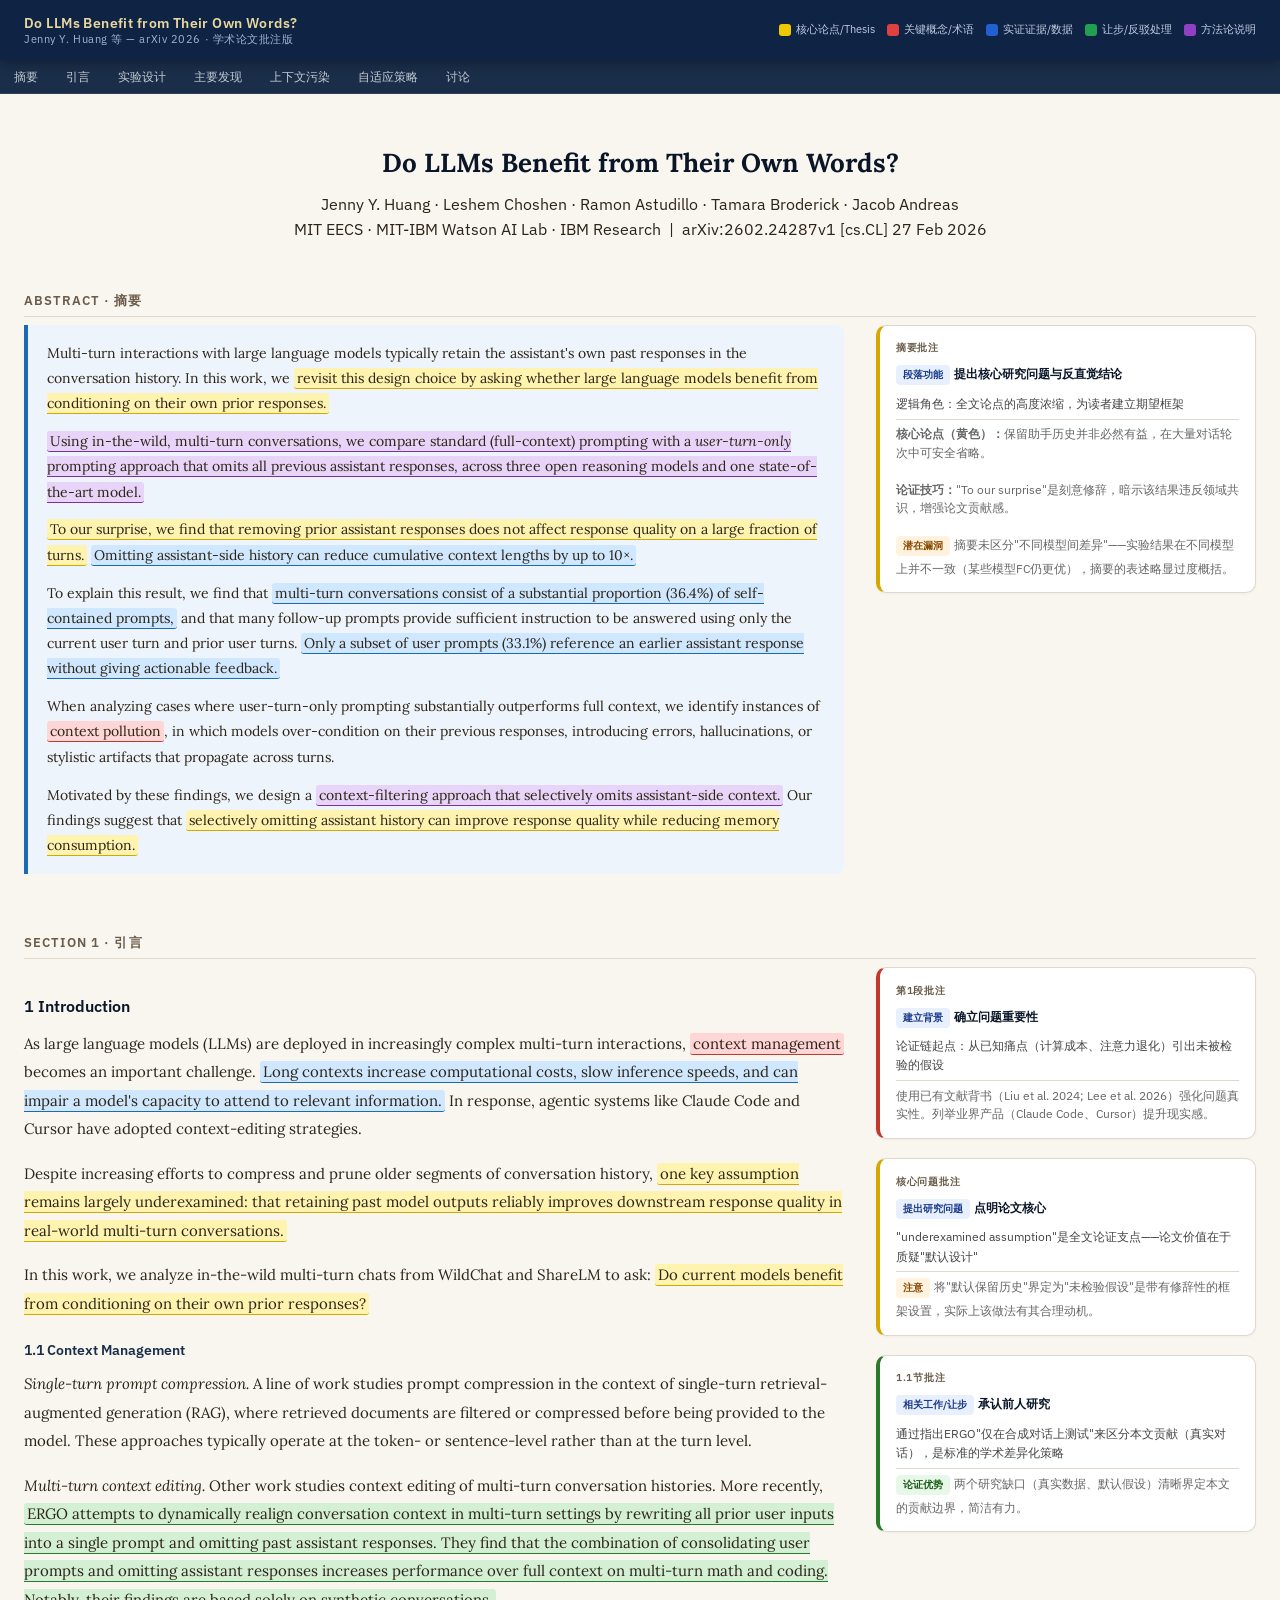
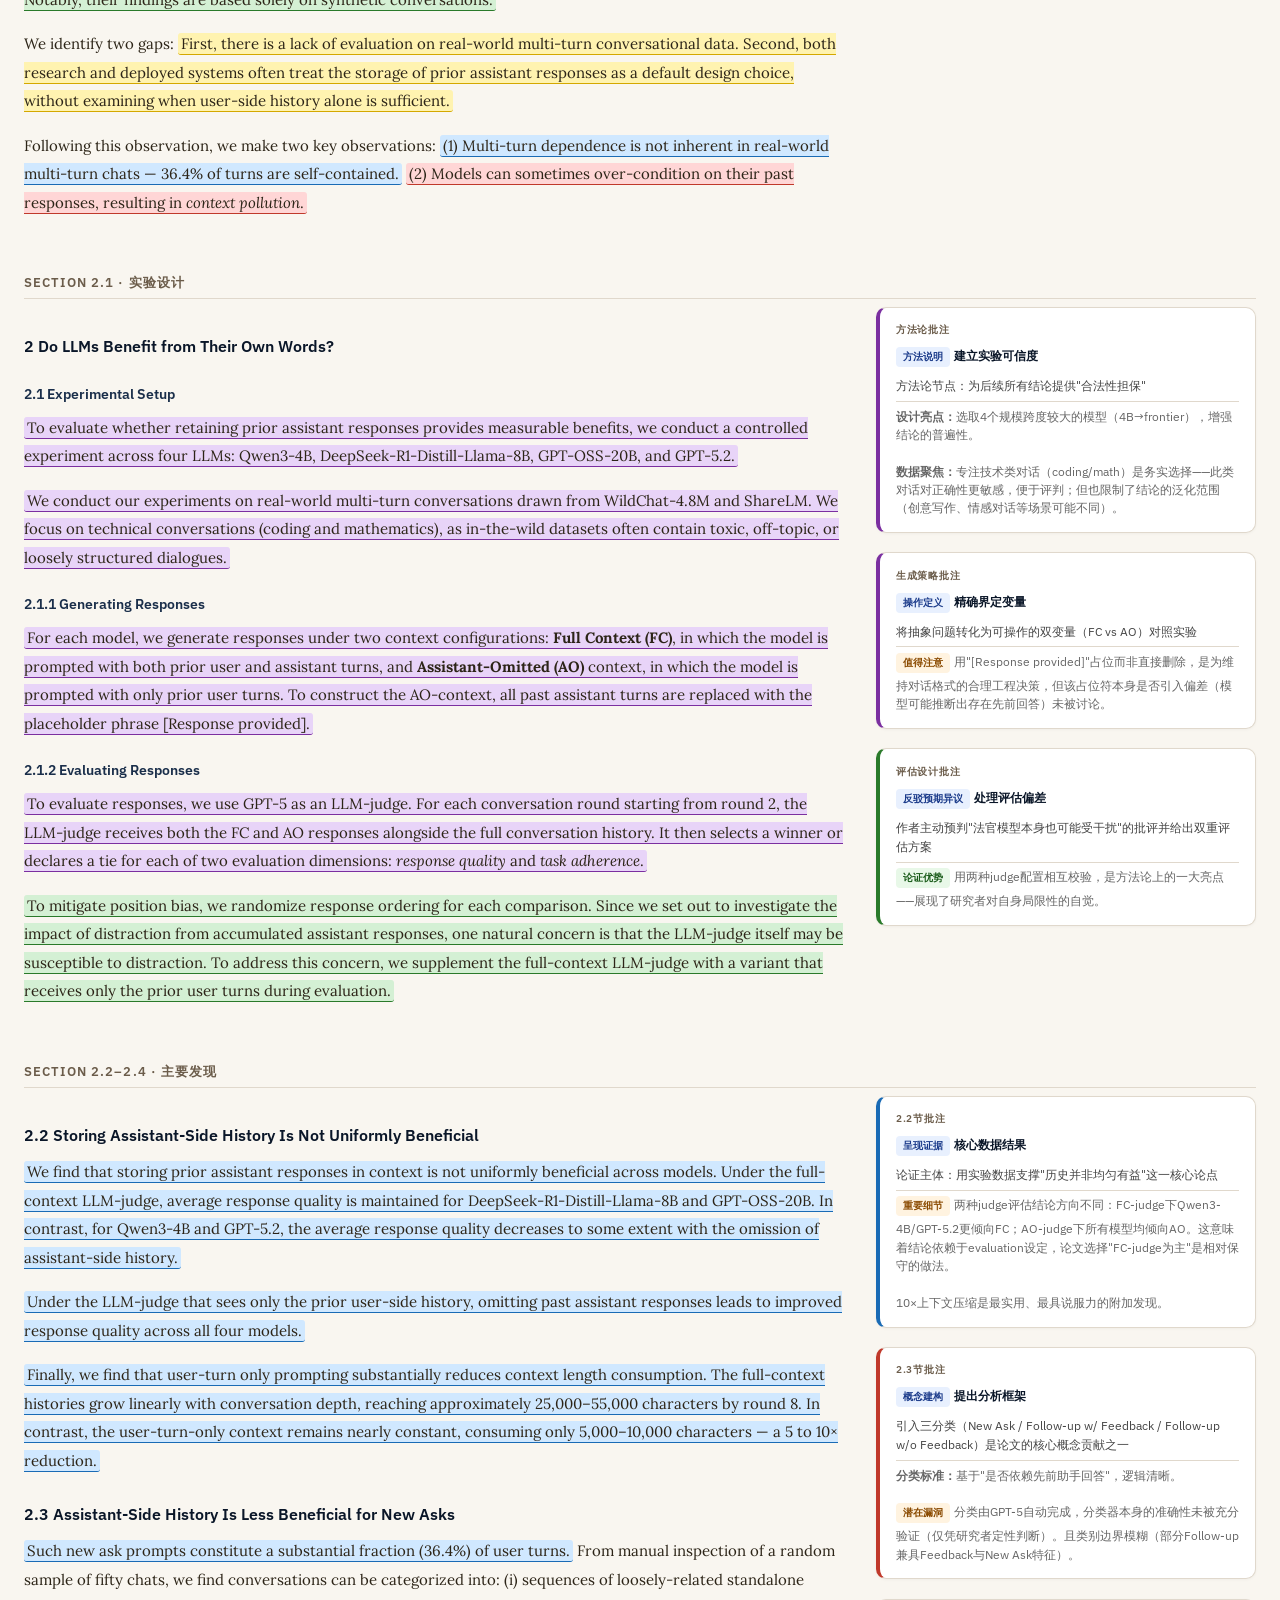
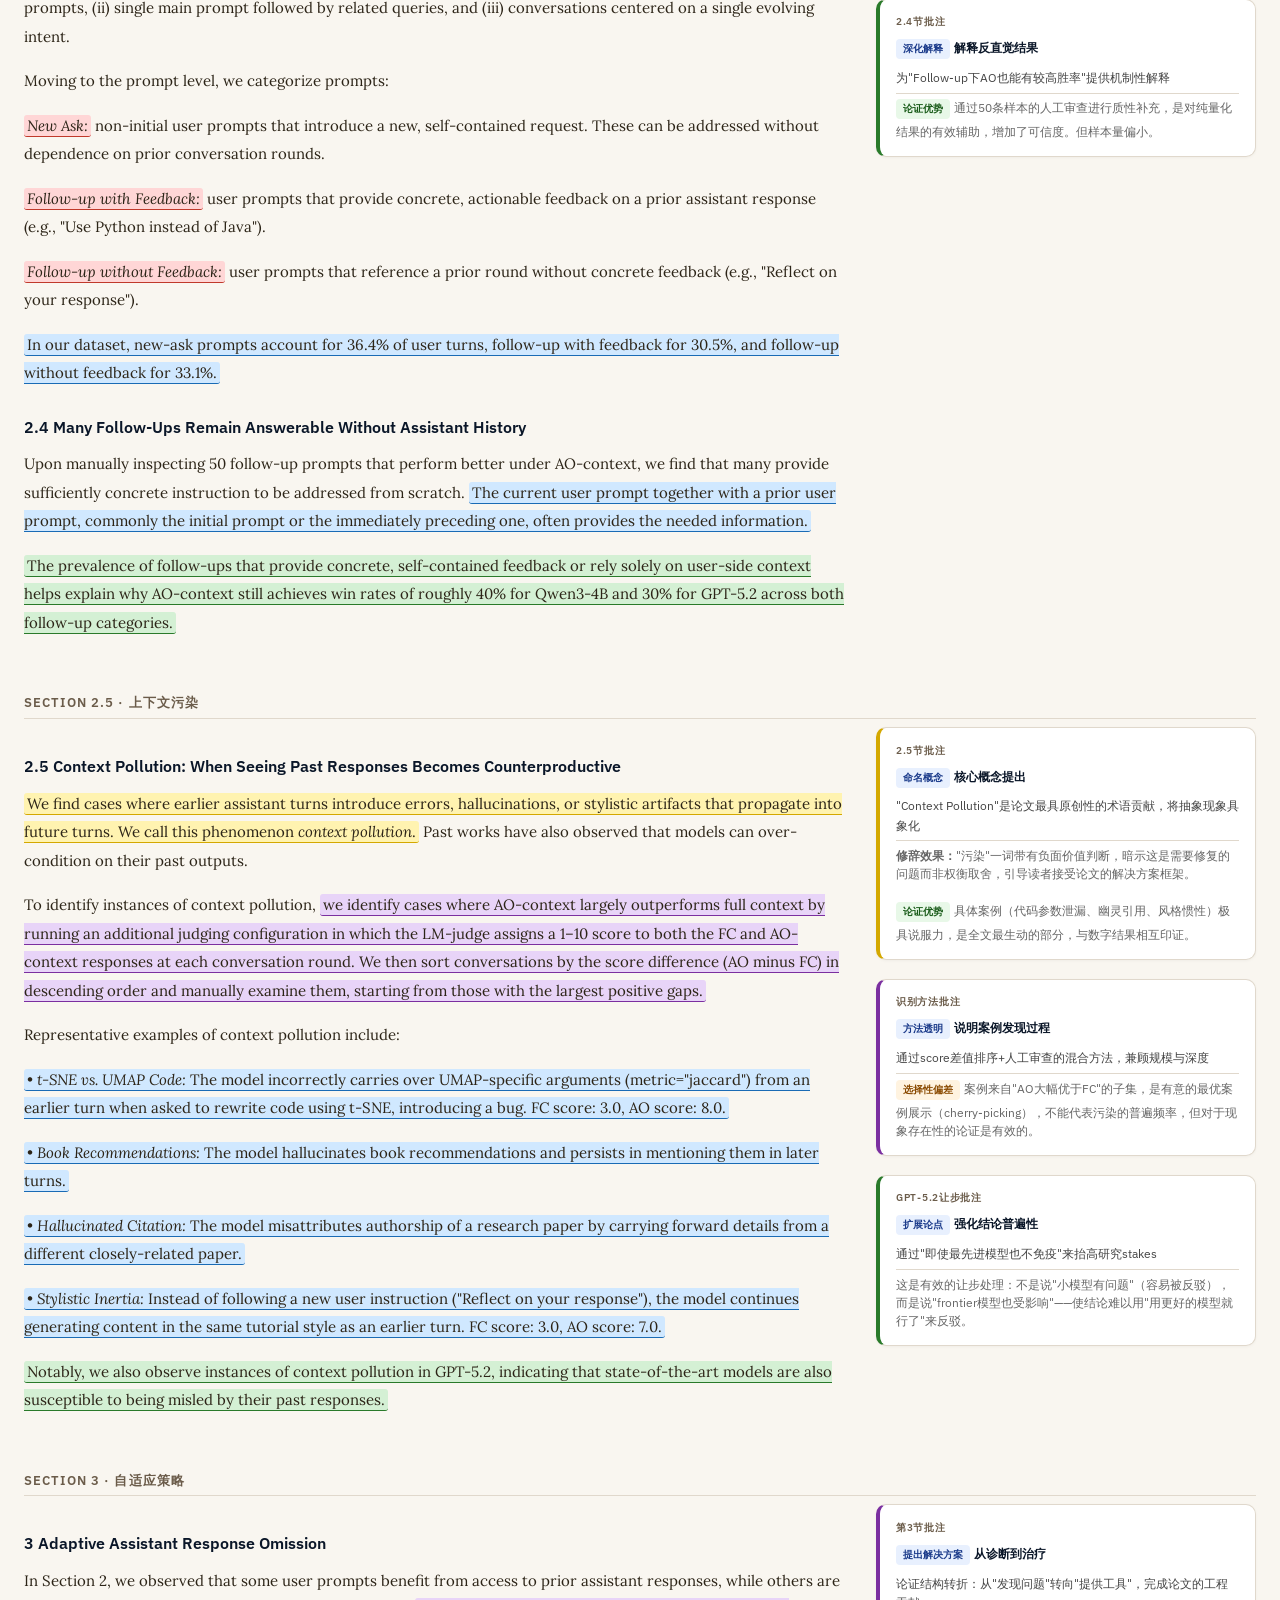
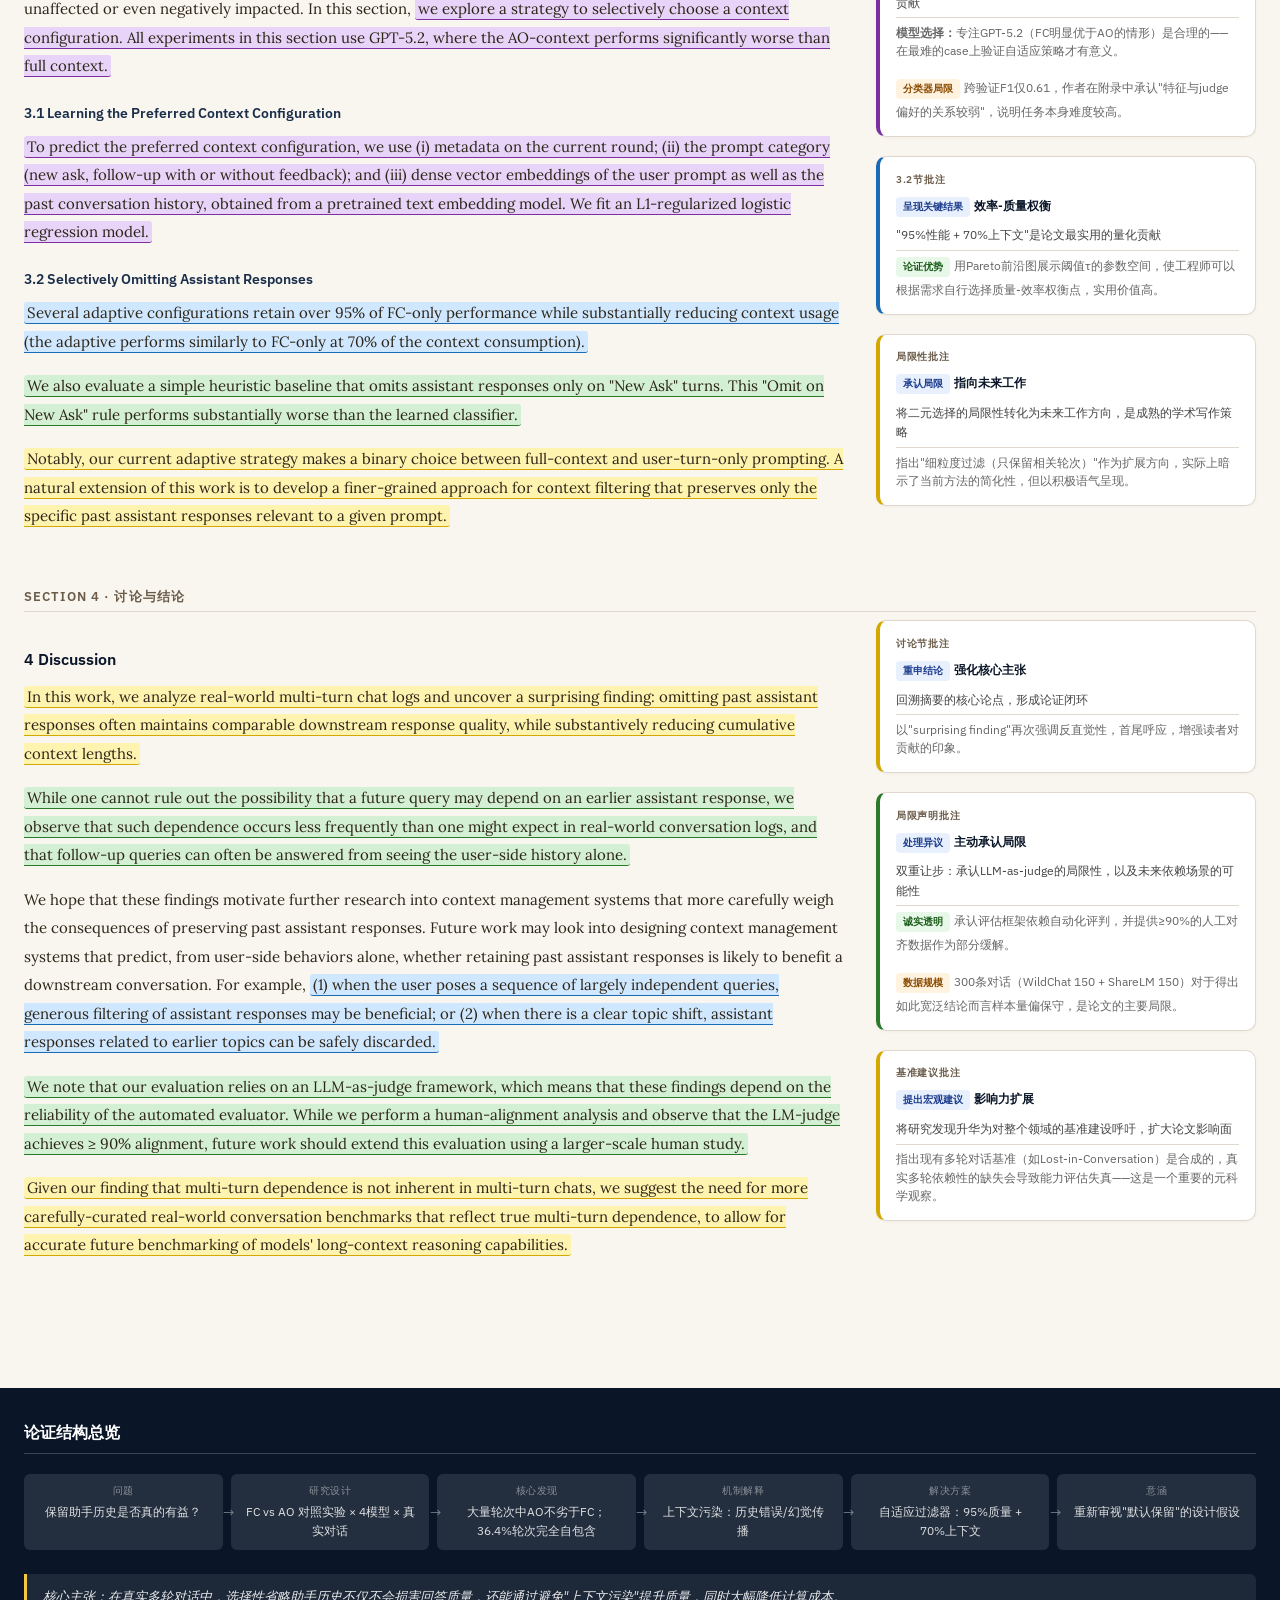
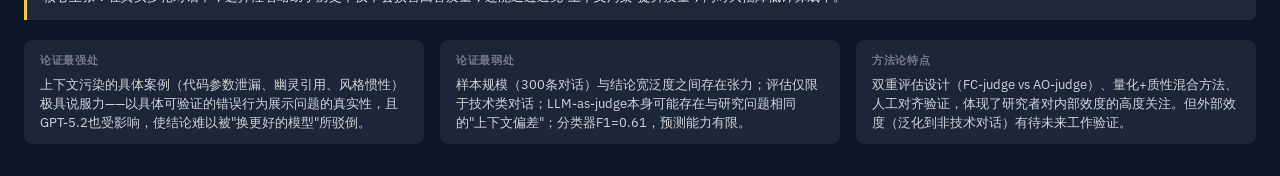
<file: DO_LLMS_BENEFIT_FROM_THEIR_OWN_WORDS.html>
<!DOCTYPE html>
<html lang="zh">
<head>
<meta charset="UTF-8">
<meta name="viewport" content="width=device-width, initial-scale=1.0">
<title>Do LLMs Benefit from Their Own Words? — 批注版</title>
<link href="https://fonts.googleapis.com/css2?family=Lora:ital,wght@0,400;0,600;1,400&family=IBM+Plex+Sans:wght@400;500;600&display=swap" rel="stylesheet">
<link rel="stylesheet" href="paper-theme.css">
</head>
<body>

<nav id="topnav" role="navigation" aria-label="论文导航">
  <div class="nav-title-old">
    Do LLMs Benefit from Their Own Words?
    <small>Jenny Y. Huang 等 — arXiv 2026 · 学术论文批注版</small>
  </div>
  <div class="legend-old" aria-label="颜色图例">
    <div class="legend-item"><div class="legend-dot dot-thesis"></div><span class="legend-label">核心论点/Thesis</span></div>
    <div class="legend-item"><div class="legend-dot dot-concept"></div><span class="legend-label">关键概念/术语</span></div>
    <div class="legend-item"><div class="legend-dot dot-evidence"></div><span class="legend-label">实证证据/数据</span></div>
    <div class="legend-item"><div class="legend-dot dot-concede"></div><span class="legend-label">让步/反驳处理</span></div>
    <div class="legend-item"><div class="legend-dot dot-method"></div><span class="legend-label">方法论说明</span></div>
  </div>
</nav>

<div class="sec-nav">
  <a href="#abstract">摘要</a>
  <a href="#intro">引言</a>
  <a href="#setup">实验设计</a>
  <a href="#findings">主要发现</a>
  <a href="#pollution">上下文污染</a>
  <a href="#adaptive">自适应策略</a>
  <a href="#discussion">讨论</a>
</div>

<div class="main">

<!-- ===== TITLE ===== -->
<div class="sec-block" style="text-align:center;padding:1.5rem 0 0.5rem">
  <h1 style="font-family:'Lora',serif;font-size:26px;font-weight:700;color:var(--navy);margin-bottom:0.5rem">Do LLMs Benefit from Their Own Words?</h1>
  <p class="authors">Jenny Y. Huang · Leshem Choshen · Ramon Astudillo · Tamara Broderick · Jacob Andreas</p>
  <p class="affil">MIT EECS · MIT-IBM Watson AI Lab · IBM Research &nbsp;|&nbsp; arXiv:2602.24287v1 [cs.CL] 27 Feb 2026</p>
</div>

<!-- ===== ABSTRACT ===== -->
<div class="sec-block" id="abstract">
  <div class="section-header">Abstract · 摘要</div>
  <div class="two-col">
    <div class="paper-col">
      <div class="abstract-box">
        <p>Multi-turn interactions with large language models typically retain the assistant's own past responses in the conversation history. In this work, we <span class="hy hy-y">revisit this design choice by asking whether large language models benefit from conditioning on their own prior responses.</span></p>
        <p><span class="hy hy-p">Using in-the-wild, multi-turn conversations, we compare standard (full-context) prompting with a <em>user-turn-only</em> prompting approach that omits all previous assistant responses, across three open reasoning models and one state-of-the-art model.</span></p>
        <p><span class="hy hy-y">To our surprise, we find that removing prior assistant responses does not affect response quality on a large fraction of turns.</span> <span class="hy hy-b">Omitting assistant-side history can reduce cumulative context lengths by up to 10×.</span></p>
        <p>To explain this result, we find that <span class="hy hy-b">multi-turn conversations consist of a substantial proportion (36.4%) of self-contained prompts,</span> and that many follow-up prompts provide sufficient instruction to be answered using only the current user turn and prior user turns. <span class="hy hy-b">Only a subset of user prompts (33.1%) reference an earlier assistant response without giving actionable feedback.</span></p>
        <p>When analyzing cases where user-turn-only prompting substantially outperforms full context, we identify instances of <span class="hy hy-r">context pollution</span>, in which models over-condition on their previous responses, introducing errors, hallucinations, or stylistic artifacts that propagate across turns.</p>
        <p>Motivated by these findings, we design a <span class="hy hy-p">context-filtering approach that selectively omits assistant-side context.</span> Our findings suggest that <span class="hy hy-y">selectively omitting assistant history can improve response quality while reducing memory consumption.</span></p>
      </div>
    </div>
    <div class="ann-col">
      <div class="ann-card col-y">
        <div class="ann-label">摘要批注</div>
        <div class="ann-func"><span class="ann-badge badge-func">段落功能</span>提出核心研究问题与反直觉结论</div>
        <div class="ann-role">逻辑角色：全文论点的高度浓缩，为读者建立期望框架</div>
        <div class="ann-note">
          <strong>核心论点（黄色）：</strong>保留助手历史并非必然有益，在大量对话轮次中可安全省略。<br><br>
          <strong>论证技巧：</strong>"To our surprise"是刻意修辞，暗示该结果违反领域共识，增强论文贡献感。<br><br>
          <span class="ann-badge badge-warn">潜在漏洞</span>摘要未区分"不同模型间差异"——实验结果在不同模型上并不一致（某些模型FC仍更优），摘要的表述略显过度概括。
        </div>
      </div>
    </div>
  </div>
</div>

<!-- ===== INTRO ===== -->
<div class="sec-block" id="intro">
  <div class="section-header">Section 1 · 引言</div>
  <div class="two-col">
    <div class="paper-col">
      <h2>1 Introduction</h2>
      <p>As large language models (LLMs) are deployed in increasingly complex multi-turn interactions, <span class="hy hy-r">context management</span> becomes an important challenge. <span class="hy hy-b">Long contexts increase computational costs, slow inference speeds, and can impair a model's capacity to attend to relevant information.</span> In response, agentic systems like Claude Code and Cursor have adopted context-editing strategies.</p>

      <p>Despite increasing efforts to compress and prune older segments of conversation history, <span class="hy hy-y">one key assumption remains largely underexamined: that retaining past model outputs reliably improves downstream response quality in real-world multi-turn conversations.</span></p>

      <p>In this work, we analyze in-the-wild multi-turn chats from WildChat and ShareLM to ask: <span class="hy hy-y">Do current models benefit from conditioning on their own prior responses?</span></p>

      <h3>1.1 Context Management</h3>
      <p><em>Single-turn prompt compression.</em> A line of work studies prompt compression in the context of single-turn retrieval-augmented generation (RAG), where retrieved documents are filtered or compressed before being provided to the model. These approaches typically operate at the token- or sentence-level rather than at the turn level.</p>

      <p><em>Multi-turn context editing.</em> Other work studies context editing of multi-turn conversation histories. More recently, <span class="hy hy-g">ERGO attempts to dynamically realign conversation context in multi-turn settings by rewriting all prior user inputs into a single prompt and omitting past assistant responses. They find that the combination of consolidating user prompts and omitting assistant responses increases performance over full context on multi-turn math and coding. Notably, their findings are based solely on synthetic conversations.</span></p>

      <p>We identify two gaps: <span class="hy hy-y">First, there is a lack of evaluation on real-world multi-turn conversational data. Second, both research and deployed systems often treat the storage of prior assistant responses as a default design choice, without examining when user-side history alone is sufficient.</span></p>

      <p>Following this observation, we make two key observations: <span class="hy hy-b">(1) Multi-turn dependence is not inherent in real-world multi-turn chats — 36.4% of turns are self-contained.</span> <span class="hy hy-r">(2) Models can sometimes over-condition on their past responses, resulting in <em>context pollution</em>.</span></p>
    </div>
    <div class="ann-col">
      <div class="ann-card col-r">
        <div class="ann-label">第1段批注</div>
        <div class="ann-func"><span class="ann-badge badge-func">建立背景</span>确立问题重要性</div>
        <div class="ann-role">论证链起点：从已知痛点（计算成本、注意力退化）引出未被检验的假设</div>
        <div class="ann-note">使用已有文献背书（Liu et al. 2024; Lee et al. 2026）强化问题真实性。列举业界产品（Claude Code、Cursor）提升现实感。</div>
      </div>
      <div class="ann-card col-y">
        <div class="ann-label">核心问题批注</div>
        <div class="ann-func"><span class="ann-badge badge-func">提出研究问题</span>点明论文核心</div>
        <div class="ann-role">"underexamined assumption"是全文论证支点——论文价值在于质疑"默认设计"</div>
        <div class="ann-note"><span class="ann-badge badge-warn">注意</span>将"默认保留历史"界定为"未检验假设"是带有修辞性的框架设置，实际上该做法有其合理动机。</div>
      </div>
      <div class="ann-card col-g">
        <div class="ann-label">1.1节批注</div>
        <div class="ann-func"><span class="ann-badge badge-func">相关工作/让步</span>承认前人研究</div>
        <div class="ann-role">通过指出ERGO"仅在合成对话上测试"来区分本文贡献（真实对话），是标准的学术差异化策略</div>
        <div class="ann-note"><span class="ann-badge badge-str">论证优势</span>两个研究缺口（真实数据、默认假设）清晰界定本文的贡献边界，简洁有力。</div>
      </div>
    </div>
  </div>
</div>

<!-- ===== SETUP ===== -->
<div class="sec-block" id="setup">
  <div class="section-header">Section 2.1 · 实验设计</div>
  <div class="two-col">
    <div class="paper-col">
      <h2>2 Do LLMs Benefit from Their Own Words?</h2>
      <h3>2.1 Experimental Setup</h3>
      <p><span class="hy hy-p">To evaluate whether retaining prior assistant responses provides measurable benefits, we conduct a controlled experiment across four LLMs: Qwen3-4B, DeepSeek-R1-Distill-Llama-8B, GPT-OSS-20B, and GPT-5.2.</span></p>

      <p><span class="hy hy-p">We conduct our experiments on real-world multi-turn conversations drawn from WildChat-4.8M and ShareLM. We focus on technical conversations (coding and mathematics), as in-the-wild datasets often contain toxic, off-topic, or loosely structured dialogues.</span></p>

      <h3>2.1.1 Generating Responses</h3>
      <p><span class="hy hy-p">For each model, we generate responses under two context configurations: <strong>Full Context (FC)</strong>, in which the model is prompted with both prior user and assistant turns, and <strong>Assistant-Omitted (AO)</strong> context, in which the model is prompted with only prior user turns. To construct the AO-context, all past assistant turns are replaced with the placeholder phrase [Response provided].</span></p>

      <h3>2.1.2 Evaluating Responses</h3>
      <p><span class="hy hy-p">To evaluate responses, we use GPT-5 as an LLM-judge. For each conversation round starting from round 2, the LLM-judge receives both the FC and AO responses alongside the full conversation history. It then selects a winner or declares a tie for each of two evaluation dimensions: <em>response quality</em> and <em>task adherence</em>.</span></p>

      <p><span class="hy hy-g">To mitigate position bias, we randomize response ordering for each comparison. Since we set out to investigate the impact of distraction from accumulated assistant responses, one natural concern is that the LLM-judge itself may be susceptible to distraction. To address this concern, we supplement the full-context LLM-judge with a variant that receives only the prior user turns during evaluation.</span></p>
    </div>
    <div class="ann-col">
      <div class="ann-card col-p">
        <div class="ann-label">方法论批注</div>
        <div class="ann-func"><span class="ann-badge badge-func">方法说明</span>建立实验可信度</div>
        <div class="ann-role">方法论节点：为后续所有结论提供"合法性担保"</div>
        <div class="ann-note">
          <strong>设计亮点：</strong>选取4个规模跨度较大的模型（4B→frontier），增强结论的普遍性。<br><br>
          <strong>数据聚焦：</strong>专注技术类对话（coding/math）是务实选择——此类对话对正确性更敏感，便于评判；但也限制了结论的泛化范围（创意写作、情感对话等场景可能不同）。
        </div>
      </div>
      <div class="ann-card col-p">
        <div class="ann-label">生成策略批注</div>
        <div class="ann-func"><span class="ann-badge badge-func">操作定义</span>精确界定变量</div>
        <div class="ann-role">将抽象问题转化为可操作的双变量（FC vs AO）对照实验</div>
        <div class="ann-note"><span class="ann-badge badge-warn">值得注意</span>用"[Response provided]"占位而非直接删除，是为维持对话格式的合理工程决策，但该占位符本身是否引入偏差（模型可能推断出存在先前回答）未被讨论。</div>
      </div>
      <div class="ann-card col-g">
        <div class="ann-label">评估设计批注</div>
        <div class="ann-func"><span class="ann-badge badge-func">反驳预期异议</span>处理评估偏差</div>
        <div class="ann-role">作者主动预判"法官模型本身也可能受干扰"的批评并给出双重评估方案</div>
        <div class="ann-note"><span class="ann-badge badge-str">论证优势</span>用两种judge配置相互校验，是方法论上的一大亮点——展现了研究者对自身局限性的自觉。</div>
      </div>
    </div>
  </div>
</div>

<!-- ===== FINDINGS ===== -->
<div class="sec-block" id="findings">
  <div class="section-header">Section 2.2–2.4 · 主要发现</div>
  <div class="two-col">
    <div class="paper-col">
      <h2>2.2 Storing Assistant-Side History Is Not Uniformly Beneficial</h2>
      <p><span class="hy hy-b">We find that storing prior assistant responses in context is not uniformly beneficial across models. Under the full-context LLM-judge, average response quality is maintained for DeepSeek-R1-Distill-Llama-8B and GPT-OSS-20B. In contrast, for Qwen3-4B and GPT-5.2, the average response quality decreases to some extent with the omission of assistant-side history.</span></p>

      <p><span class="hy hy-b">Under the LLM-judge that sees only the prior user-side history, omitting past assistant responses leads to improved response quality across all four models.</span></p>

      <p><span class="hy hy-b">Finally, we find that user-turn only prompting substantially reduces context length consumption. The full-context histories grow linearly with conversation depth, reaching approximately 25,000–55,000 characters by round 8. In contrast, the user-turn-only context remains nearly constant, consuming only 5,000–10,000 characters — a 5 to 10× reduction.</span></p>

      <h2>2.3 Assistant-Side History Is Less Beneficial for New Asks</h2>
      <p><span class="hy hy-b">Such new ask prompts constitute a substantial fraction (36.4%) of user turns.</span> From manual inspection of a random sample of fifty chats, we find conversations can be categorized into: (i) sequences of loosely-related standalone prompts, (ii) single main prompt followed by related queries, and (iii) conversations centered on a single evolving intent.</p>

      <p>Moving to the prompt level, we categorize prompts:</p>
      <p><span class="hy hy-r"><em>New Ask:</em></span> non-initial user prompts that introduce a new, self-contained request. These can be addressed without dependence on prior conversation rounds.</p>
      <p><span class="hy hy-r"><em>Follow-up with Feedback:</em></span> user prompts that provide concrete, actionable feedback on a prior assistant response (e.g., "Use Python instead of Java").</p>
      <p><span class="hy hy-r"><em>Follow-up without Feedback:</em></span> user prompts that reference a prior round without concrete feedback (e.g., "Reflect on your response").</p>

      <p><span class="hy hy-b">In our dataset, new-ask prompts account for 36.4% of user turns, follow-up with feedback for 30.5%, and follow-up without feedback for 33.1%.</span></p>

      <h2>2.4 Many Follow-Ups Remain Answerable Without Assistant History</h2>
      <p>Upon manually inspecting 50 follow-up prompts that perform better under AO-context, we find that many provide sufficiently concrete instruction to be addressed from scratch. <span class="hy hy-b">The current user prompt together with a prior user prompt, commonly the initial prompt or the immediately preceding one, often provides the needed information.</span></p>

      <p><span class="hy hy-g">The prevalence of follow-ups that provide concrete, self-contained feedback or rely solely on user-side context helps explain why AO-context still achieves win rates of roughly 40% for Qwen3-4B and 30% for GPT-5.2 across both follow-up categories.</span></p>
    </div>
    <div class="ann-col">
      <div class="ann-card col-b">
        <div class="ann-label">2.2节批注</div>
        <div class="ann-func"><span class="ann-badge badge-func">呈现证据</span>核心数据结果</div>
        <div class="ann-role">论证主体：用实验数据支撑"历史并非均匀有益"这一核心论点</div>
        <div class="ann-note">
          <span class="ann-badge badge-warn">重要细节</span>两种judge评估结论方向不同：FC-judge下Qwen3-4B/GPT-5.2更倾向FC；AO-judge下所有模型均倾向AO。这意味着结论依赖于evaluation设定，论文选择"FC-judge为主"是相对保守的做法。<br><br>
          10×上下文压缩是最实用、最具说服力的附加发现。
        </div>
      </div>
      <div class="ann-card col-r">
        <div class="ann-label">2.3节批注</div>
        <div class="ann-func"><span class="ann-badge badge-func">概念建构</span>提出分析框架</div>
        <div class="ann-role">引入三分类（New Ask / Follow-up w/ Feedback / Follow-up w/o Feedback）是论文的核心概念贡献之一</div>
        <div class="ann-note">
          <strong>分类标准：</strong>基于"是否依赖先前助手回答"，逻辑清晰。<br><br>
          <span class="ann-badge badge-warn">潜在漏洞</span>分类由GPT-5自动完成，分类器本身的准确性未被充分验证（仅凭研究者定性判断）。且类别边界模糊（部分Follow-up兼具Feedback与New Ask特征）。
        </div>
      </div>
      <div class="ann-card col-g">
        <div class="ann-label">2.4节批注</div>
        <div class="ann-func"><span class="ann-badge badge-func">深化解释</span>解释反直觉结果</div>
        <div class="ann-role">为"Follow-up下AO也能有较高胜率"提供机制性解释</div>
        <div class="ann-note"><span class="ann-badge badge-str">论证优势</span>通过50条样本的人工审查进行质性补充，是对纯量化结果的有效辅助，增加了可信度。但样本量偏小。</div>
      </div>
    </div>
  </div>
</div>

<!-- ===== POLLUTION ===== -->
<div class="sec-block" id="pollution">
  <div class="section-header">Section 2.5 · 上下文污染</div>
  <div class="two-col">
    <div class="paper-col">
      <h2>2.5 Context Pollution: When Seeing Past Responses Becomes Counterproductive</h2>
      <p><span class="hy hy-y">We find cases where earlier assistant turns introduce errors, hallucinations, or stylistic artifacts that propagate into future turns. We call this phenomenon <em>context pollution</em>.</span> Past works have also observed that models can over-condition on their past outputs.</p>

      <p>To identify instances of context pollution, <span class="hy hy-p">we identify cases where AO-context largely outperforms full context by running an additional judging configuration in which the LM-judge assigns a 1–10 score to both the FC and AO-context responses at each conversation round. We then sort conversations by the score difference (AO minus FC) in descending order and manually examine them, starting from those with the largest positive gaps.</span></p>

      <p>Representative examples of context pollution include:</p>
      <p><span class="hy hy-b">• <em>t-SNE vs. UMAP Code:</em> The model incorrectly carries over UMAP-specific arguments (metric="jaccard") from an earlier turn when asked to rewrite code using t-SNE, introducing a bug. FC score: 3.0, AO score: 8.0.</span></p>
      <p><span class="hy hy-b">• <em>Book Recommendations:</em> The model hallucinates book recommendations and persists in mentioning them in later turns.</span></p>
      <p><span class="hy hy-b">• <em>Hallucinated Citation:</em> The model misattributes authorship of a research paper by carrying forward details from a different closely-related paper.</span></p>
      <p><span class="hy hy-b">• <em>Stylistic Inertia:</em> Instead of following a new user instruction ("Reflect on your response"), the model continues generating content in the same tutorial style as an earlier turn. FC score: 3.0, AO score: 7.0.</span></p>

      <p><span class="hy hy-g">Notably, we also observe instances of context pollution in GPT-5.2, indicating that state-of-the-art models are also susceptible to being misled by their past responses.</span></p>
    </div>
    <div class="ann-col">
      <div class="ann-card col-y">
        <div class="ann-label">2.5节批注</div>
        <div class="ann-func"><span class="ann-badge badge-func">命名概念</span>核心概念提出</div>
        <div class="ann-role">"Context Pollution"是论文最具原创性的术语贡献，将抽象现象具象化</div>
        <div class="ann-note">
          <strong>修辞效果：</strong>"污染"一词带有负面价值判断，暗示这是需要修复的问题而非权衡取舍，引导读者接受论文的解决方案框架。<br><br>
          <span class="ann-badge badge-str">论证优势</span>具体案例（代码参数泄漏、幽灵引用、风格惯性）极具说服力，是全文最生动的部分，与数字结果相互印证。
        </div>
      </div>
      <div class="ann-card col-p">
        <div class="ann-label">识别方法批注</div>
        <div class="ann-func"><span class="ann-badge badge-func">方法透明</span>说明案例发现过程</div>
        <div class="ann-role">通过score差值排序+人工审查的混合方法，兼顾规模与深度</div>
        <div class="ann-note"><span class="ann-badge badge-warn">选择性偏差</span>案例来自"AO大幅优于FC"的子集，是有意的最优案例展示（cherry-picking），不能代表污染的普遍频率，但对于现象存在性的论证是有效的。</div>
      </div>
      <div class="ann-card col-g">
        <div class="ann-label">GPT-5.2让步批注</div>
        <div class="ann-func"><span class="ann-badge badge-func">扩展论点</span>强化结论普遍性</div>
        <div class="ann-role">通过"即使最先进模型也不免疫"来抬高研究stakes</div>
        <div class="ann-note">这是有效的让步处理：不是说"小模型有问题"（容易被反驳），而是说"frontier模型也受影响"——使结论难以用"用更好的模型就行了"来反驳。</div>
      </div>
    </div>
  </div>
</div>

<!-- ===== ADAPTIVE ===== -->
<div class="sec-block" id="adaptive">
  <div class="section-header">Section 3 · 自适应策略</div>
  <div class="two-col">
    <div class="paper-col">
      <h2>3 Adaptive Assistant Response Omission</h2>
      <p>In Section 2, we observed that some user prompts benefit from access to prior assistant responses, while others are unaffected or even negatively impacted. In this section, <span class="hy hy-p">we explore a strategy to selectively choose a context configuration. All experiments in this section use GPT-5.2, where the AO-context performs significantly worse than full context.</span></p>

      <h3>3.1 Learning the Preferred Context Configuration</h3>
      <p><span class="hy hy-p">To predict the preferred context configuration, we use (i) metadata on the current round; (ii) the prompt category (new ask, follow-up with or without feedback); and (iii) dense vector embeddings of the user prompt as well as the past conversation history, obtained from a pretrained text embedding model. We fit an L1-regularized logistic regression model.</span></p>

      <h3>3.2 Selectively Omitting Assistant Responses</h3>
      <p><span class="hy hy-b">Several adaptive configurations retain over 95% of FC-only performance while substantially reducing context usage (the adaptive performs similarly to FC-only at 70% of the context consumption).</span></p>

      <p><span class="hy hy-g">We also evaluate a simple heuristic baseline that omits assistant responses only on "New Ask" turns. This "Omit on New Ask" rule performs substantially worse than the learned classifier.</span></p>

      <p><span class="hy hy-y">Notably, our current adaptive strategy makes a binary choice between full-context and user-turn-only prompting. A natural extension of this work is to develop a finer-grained approach for context filtering that preserves only the specific past assistant responses relevant to a given prompt.</span></p>
    </div>
    <div class="ann-col">
      <div class="ann-card col-p">
        <div class="ann-label">第3节批注</div>
        <div class="ann-func"><span class="ann-badge badge-func">提出解决方案</span>从诊断到治疗</div>
        <div class="ann-role">论证结构转折：从"发现问题"转向"提供工具"，完成论文的工程贡献</div>
        <div class="ann-note">
          <strong>模型选择：</strong>专注GPT-5.2（FC明显优于AO的情形）是合理的——在最难的case上验证自适应策略才有意义。<br><br>
          <span class="ann-badge badge-warn">分类器局限</span>跨验证F1仅0.61，作者在附录中承认"特征与judge偏好的关系较弱"，说明任务本身难度较高。
        </div>
      </div>
      <div class="ann-card col-b">
        <div class="ann-label">3.2节批注</div>
        <div class="ann-func"><span class="ann-badge badge-func">呈现关键结果</span>效率-质量权衡</div>
        <div class="ann-role">"95%性能 + 70%上下文"是论文最实用的量化贡献</div>
        <div class="ann-note"><span class="ann-badge badge-str">论证优势</span>用Pareto前沿图展示阈值τ的参数空间，使工程师可以根据需求自行选择质量-效率权衡点，实用价值高。</div>
      </div>
      <div class="ann-card col-y">
        <div class="ann-label">局限性批注</div>
        <div class="ann-func"><span class="ann-badge badge-func">承认局限</span>指向未来工作</div>
        <div class="ann-role">将二元选择的局限性转化为未来工作方向，是成熟的学术写作策略</div>
        <div class="ann-note">指出"细粒度过滤（只保留相关轮次）"作为扩展方向，实际上暗示了当前方法的简化性，但以积极语气呈现。</div>
      </div>
    </div>
  </div>
</div>

<!-- ===== DISCUSSION ===== -->
<div class="sec-block" id="discussion">
  <div class="section-header">Section 4 · 讨论与结论</div>
  <div class="two-col">
    <div class="paper-col">
      <h2>4 Discussion</h2>
      <p><span class="hy hy-y">In this work, we analyze real-world multi-turn chat logs and uncover a surprising finding: omitting past assistant responses often maintains comparable downstream response quality, while substantively reducing cumulative context lengths.</span></p>

      <p><span class="hy hy-g">While one cannot rule out the possibility that a future query may depend on an earlier assistant response, we observe that such dependence occurs less frequently than one might expect in real-world conversation logs, and that follow-up queries can often be answered from seeing the user-side history alone.</span></p>

      <p>We hope that these findings motivate further research into context management systems that more carefully weigh the consequences of preserving past assistant responses. Future work may look into designing context management systems that predict, from user-side behaviors alone, whether retaining past assistant responses is likely to benefit a downstream conversation. For example, <span class="hy hy-b">(1) when the user poses a sequence of largely independent queries, generous filtering of assistant responses may be beneficial; or (2) when there is a clear topic shift, assistant responses related to earlier topics can be safely discarded.</span></p>

      <p><span class="hy hy-g">We note that our evaluation relies on an LLM-as-judge framework, which means that these findings depend on the reliability of the automated evaluator. While we perform a human-alignment analysis and observe that the LM-judge achieves ≥ 90% alignment, future work should extend this evaluation using a larger-scale human study.</span></p>

      <p><span class="hy hy-y">Given our finding that multi-turn dependence is not inherent in multi-turn chats, we suggest the need for more carefully-curated real-world conversation benchmarks that reflect true multi-turn dependence, to allow for accurate future benchmarking of models' long-context reasoning capabilities.</span></p>
    </div>
    <div class="ann-col">
      <div class="ann-card col-y">
        <div class="ann-label">讨论节批注</div>
        <div class="ann-func"><span class="ann-badge badge-func">重申结论</span>强化核心主张</div>
        <div class="ann-role">回溯摘要的核心论点，形成论证闭环</div>
        <div class="ann-note">以"surprising finding"再次强调反直觉性，首尾呼应，增强读者对贡献的印象。</div>
      </div>
      <div class="ann-card col-g">
        <div class="ann-label">局限声明批注</div>
        <div class="ann-func"><span class="ann-badge badge-func">处理异议</span>主动承认局限</div>
        <div class="ann-role">双重让步：承认LLM-as-judge的局限性，以及未来依赖场景的可能性</div>
        <div class="ann-note">
          <span class="ann-badge badge-str">诚实透明</span>承认评估框架依赖自动化评判，并提供≥90%的人工对齐数据作为部分缓解。<br><br>
          <span class="ann-badge badge-warn">数据规模</span>300条对话（WildChat 150 + ShareLM 150）对于得出如此宽泛结论而言样本量偏保守，是论文的主要局限。
        </div>
      </div>
      <div class="ann-card col-y">
        <div class="ann-label">基准建议批注</div>
        <div class="ann-func"><span class="ann-badge badge-func">提出宏观建议</span>影响力扩展</div>
        <div class="ann-role">将研究发现升华为对整个领域的基准建设呼吁，扩大论文影响面</div>
        <div class="ann-note">指出现有多轮对话基准（如Lost-in-Conversation）是合成的，真实多轮依赖性的缺失会导致能力评估失真——这是一个重要的元科学观察。</div>
      </div>
    </div>
  </div>
</div>

</div><!-- /main -->

<!-- ===== FOOTER: ARGUMENT OVERVIEW ===== -->
<div class="footer">
  <div style="max-width:1400px;margin:0 auto">
    <div class="footer-title">论证结构总览</div>

    <div class="skeleton">
      <div class="sk-block"><div class="sk-label">问题</div>保留助手历史是否真的有益？</div>
      <div class="sk-block"><div class="sk-label">研究设计</div>FC vs AO 对照实验 × 4模型 × 真实对话</div>
      <div class="sk-block"><div class="sk-label">核心发现</div>大量轮次中AO不劣于FC；36.4%轮次完全自包含</div>
      <div class="sk-block"><div class="sk-label">机制解释</div>上下文污染：历史错误/幻觉传播</div>
      <div class="sk-block"><div class="sk-label">解决方案</div>自适应过滤器：95%质量 + 70%上下文</div>
      <div class="sk-block"><div class="sk-label">意涵</div>重新审视"默认保留"的设计假设</div>
    </div>

    <div class="core-claim">核心主张：在真实多轮对话中，选择性省略助手历史不仅不会损害回答质量，还能通过避免"上下文污染"提升质量，同时大幅降低计算成本。</div>

    <div class="footer-grid">
      <div class="fcard">
        <div class="fcard-title">论证最强处</div>
        上下文污染的具体案例（代码参数泄漏、幽灵引用、风格惯性）极具说服力——以具体可验证的错误行为展示问题的真实性，且GPT-5.2也受影响，使结论难以被"换更好的模型"所驳倒。
      </div>
      <div class="fcard">
        <div class="fcard-title">论证最弱处</div>
        样本规模（300条对话）与结论宽泛度之间存在张力；评估仅限于技术类对话；LLM-as-judge本身可能存在与研究问题相同的"上下文偏差"；分类器F1=0.61，预测能力有限。
      </div>
      <div class="fcard">
        <div class="fcard-title">方法论特点</div>
        双重评估设计（FC-judge vs AO-judge）、量化+质性混合方法、人工对齐验证，体现了研究者对内部效度的高度关注。但外部效度（泛化到非技术对话）有待未来工作验证。
      </div>
    </div>
  </div>
</div>

</body>
</html>
</file>
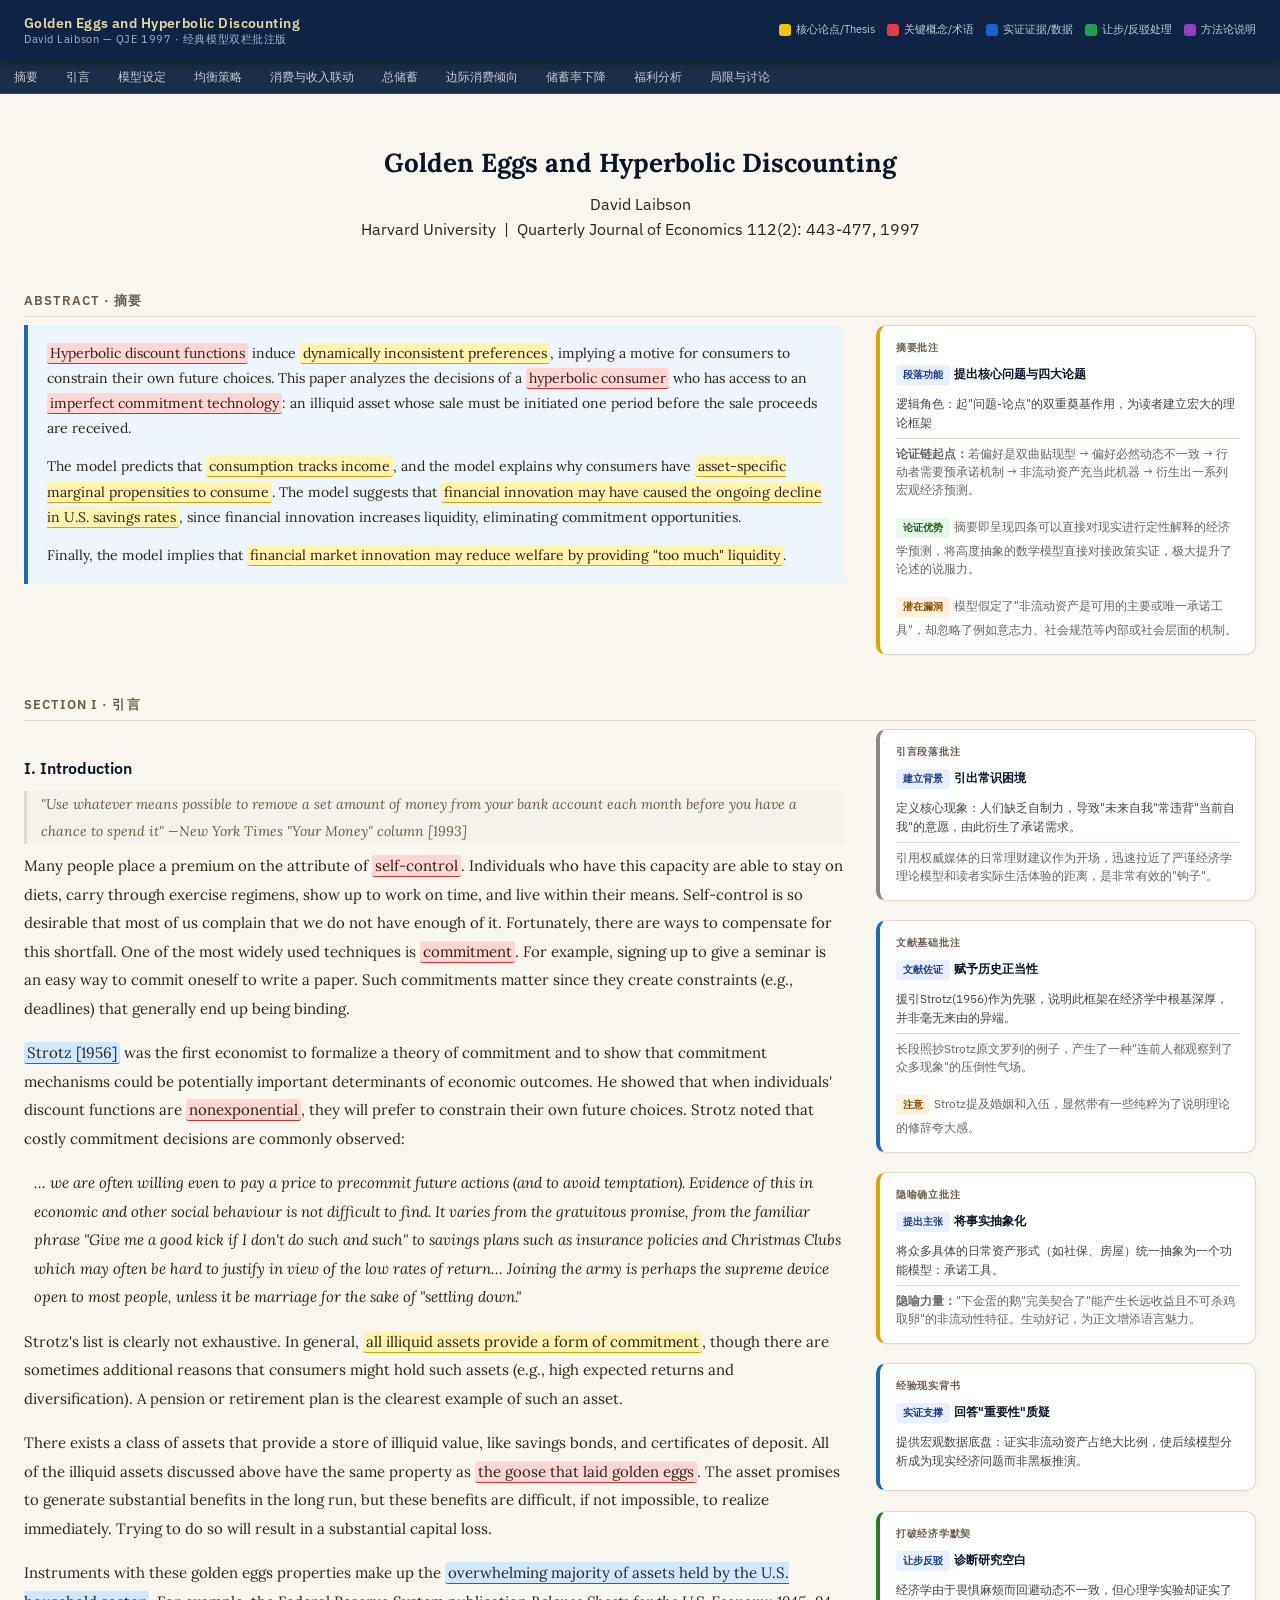
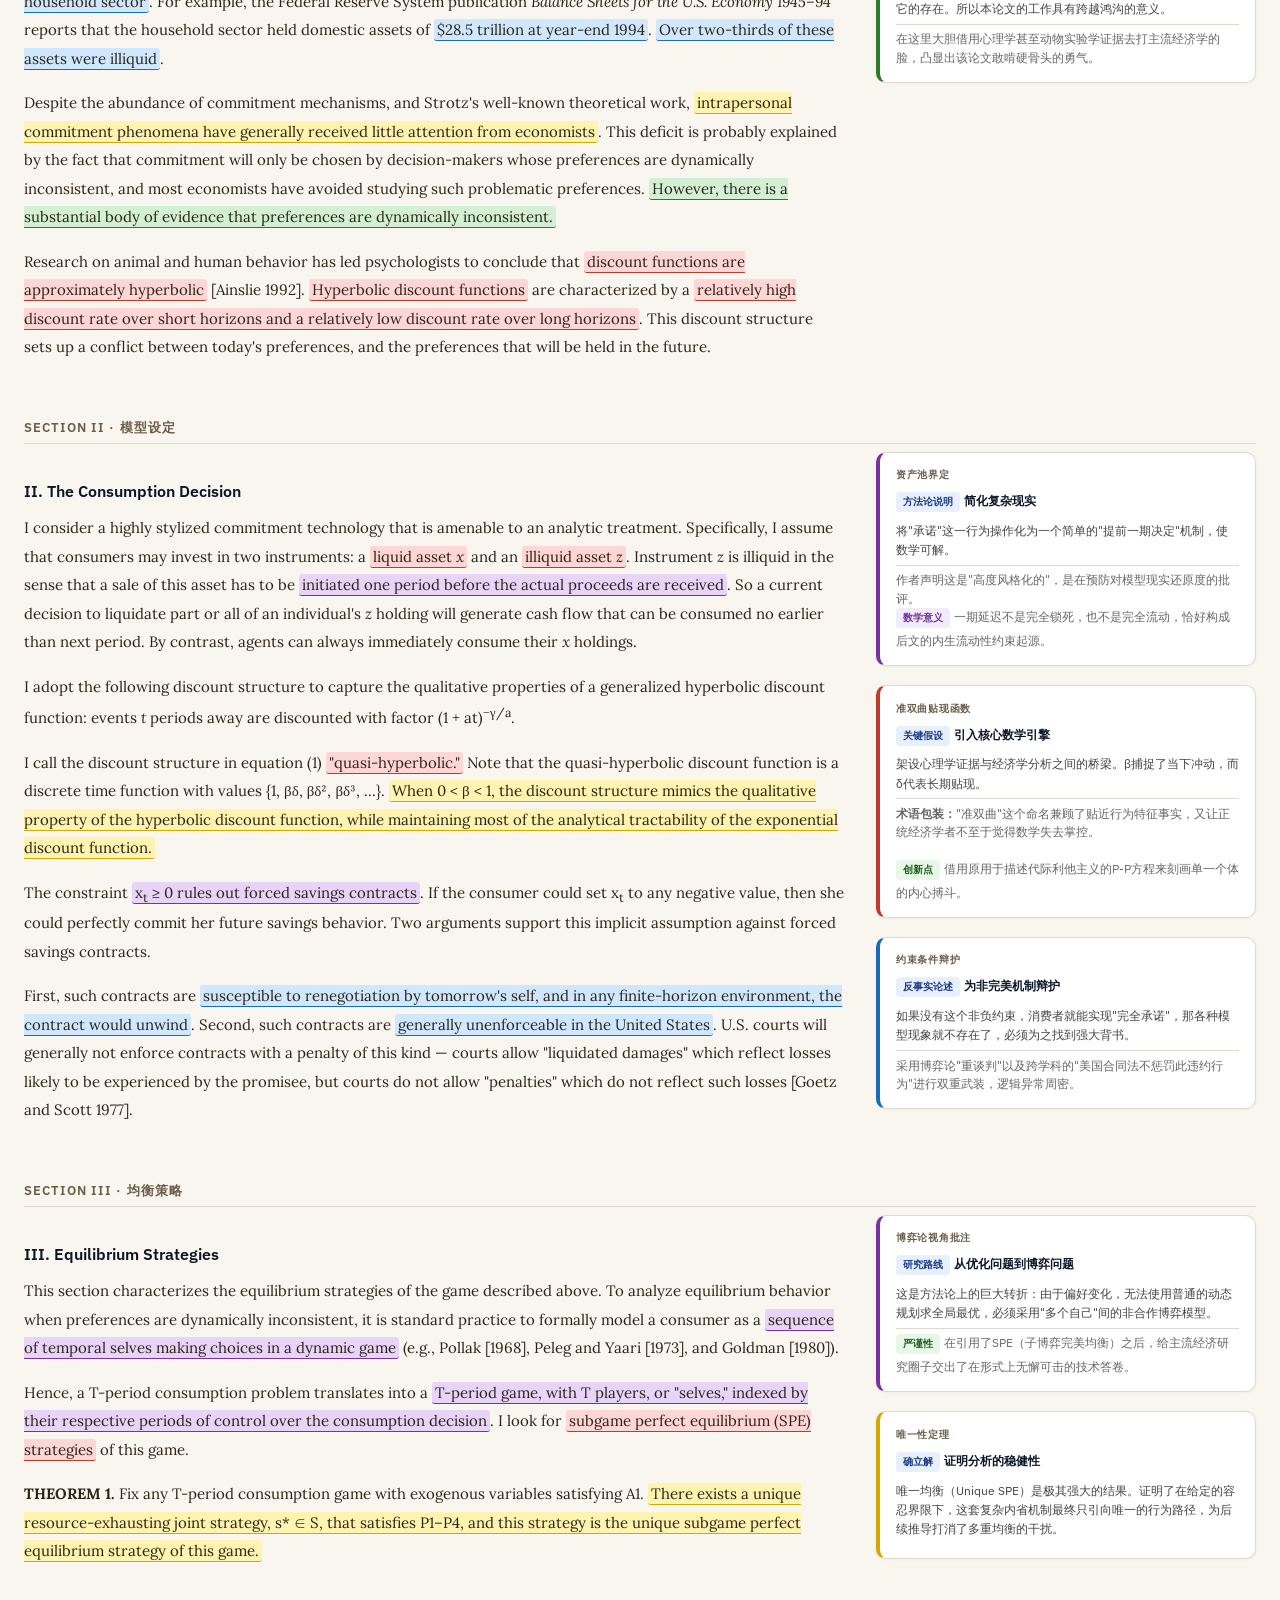
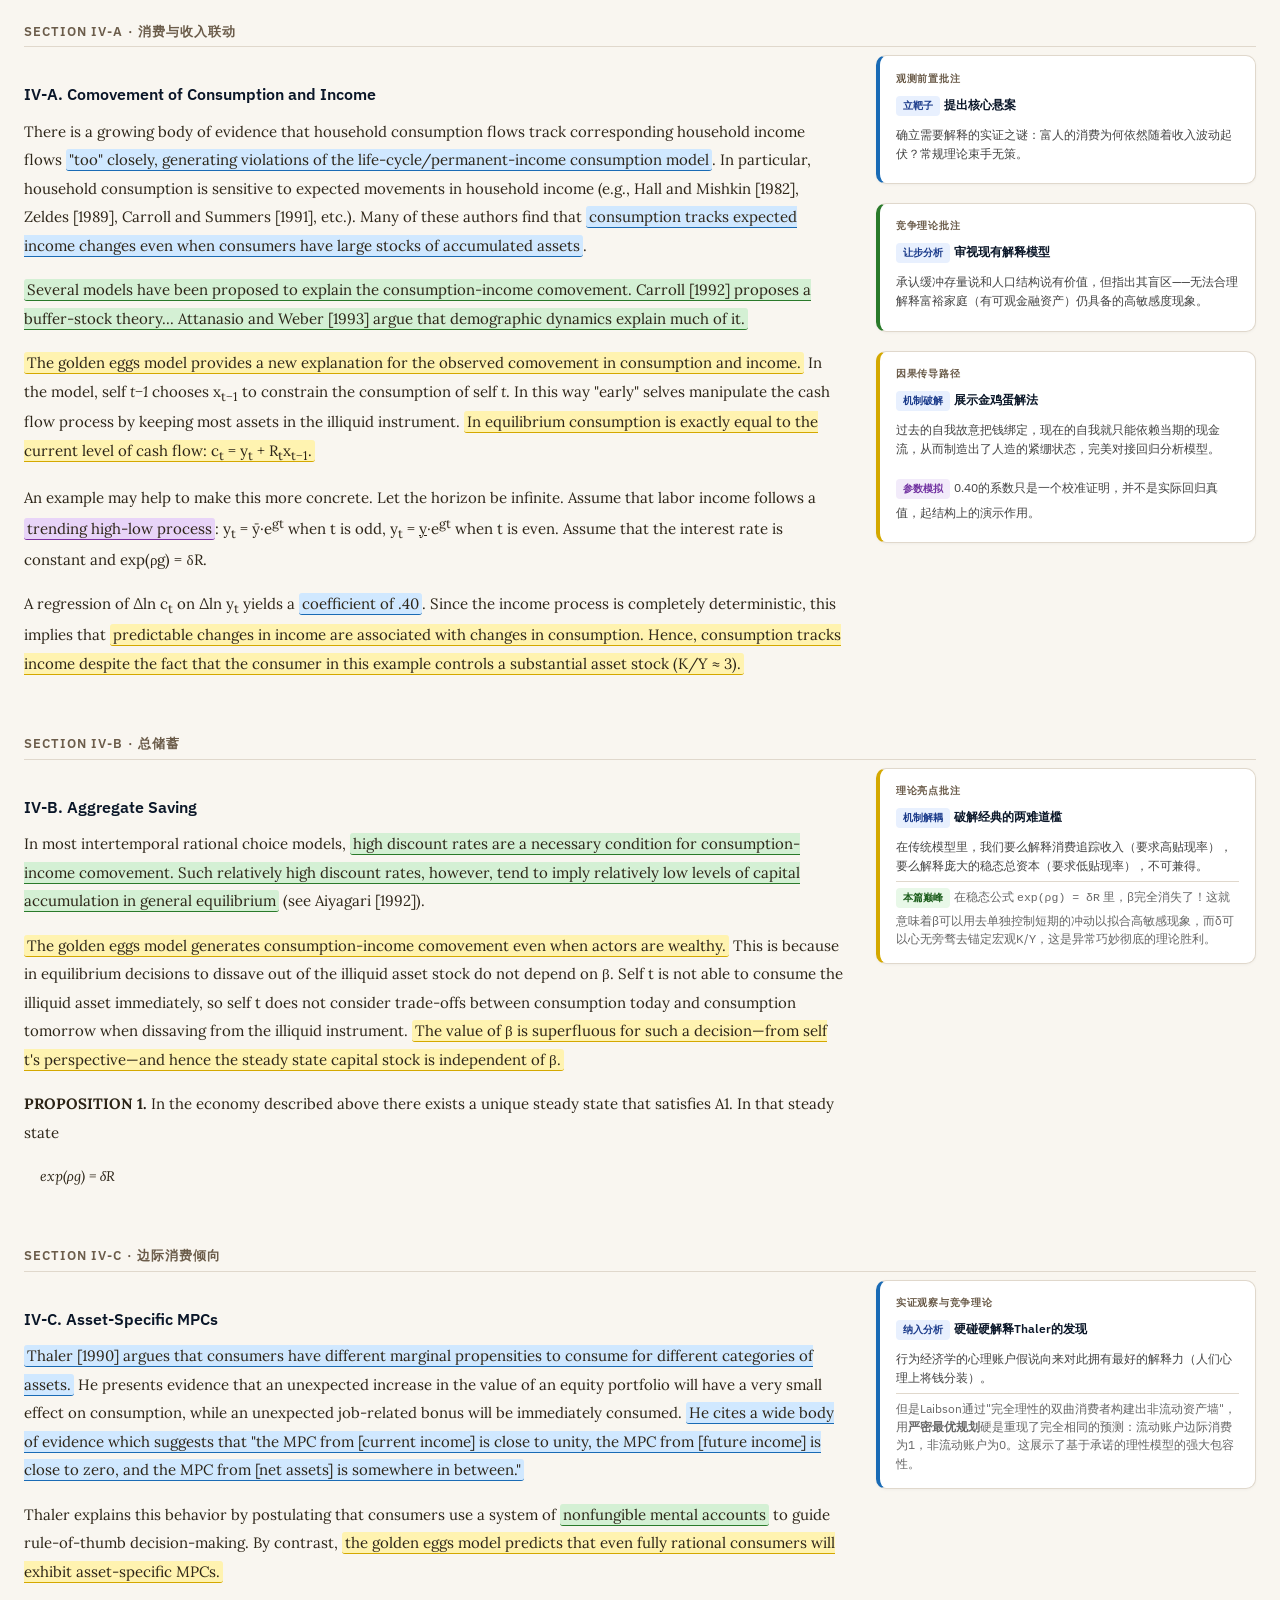
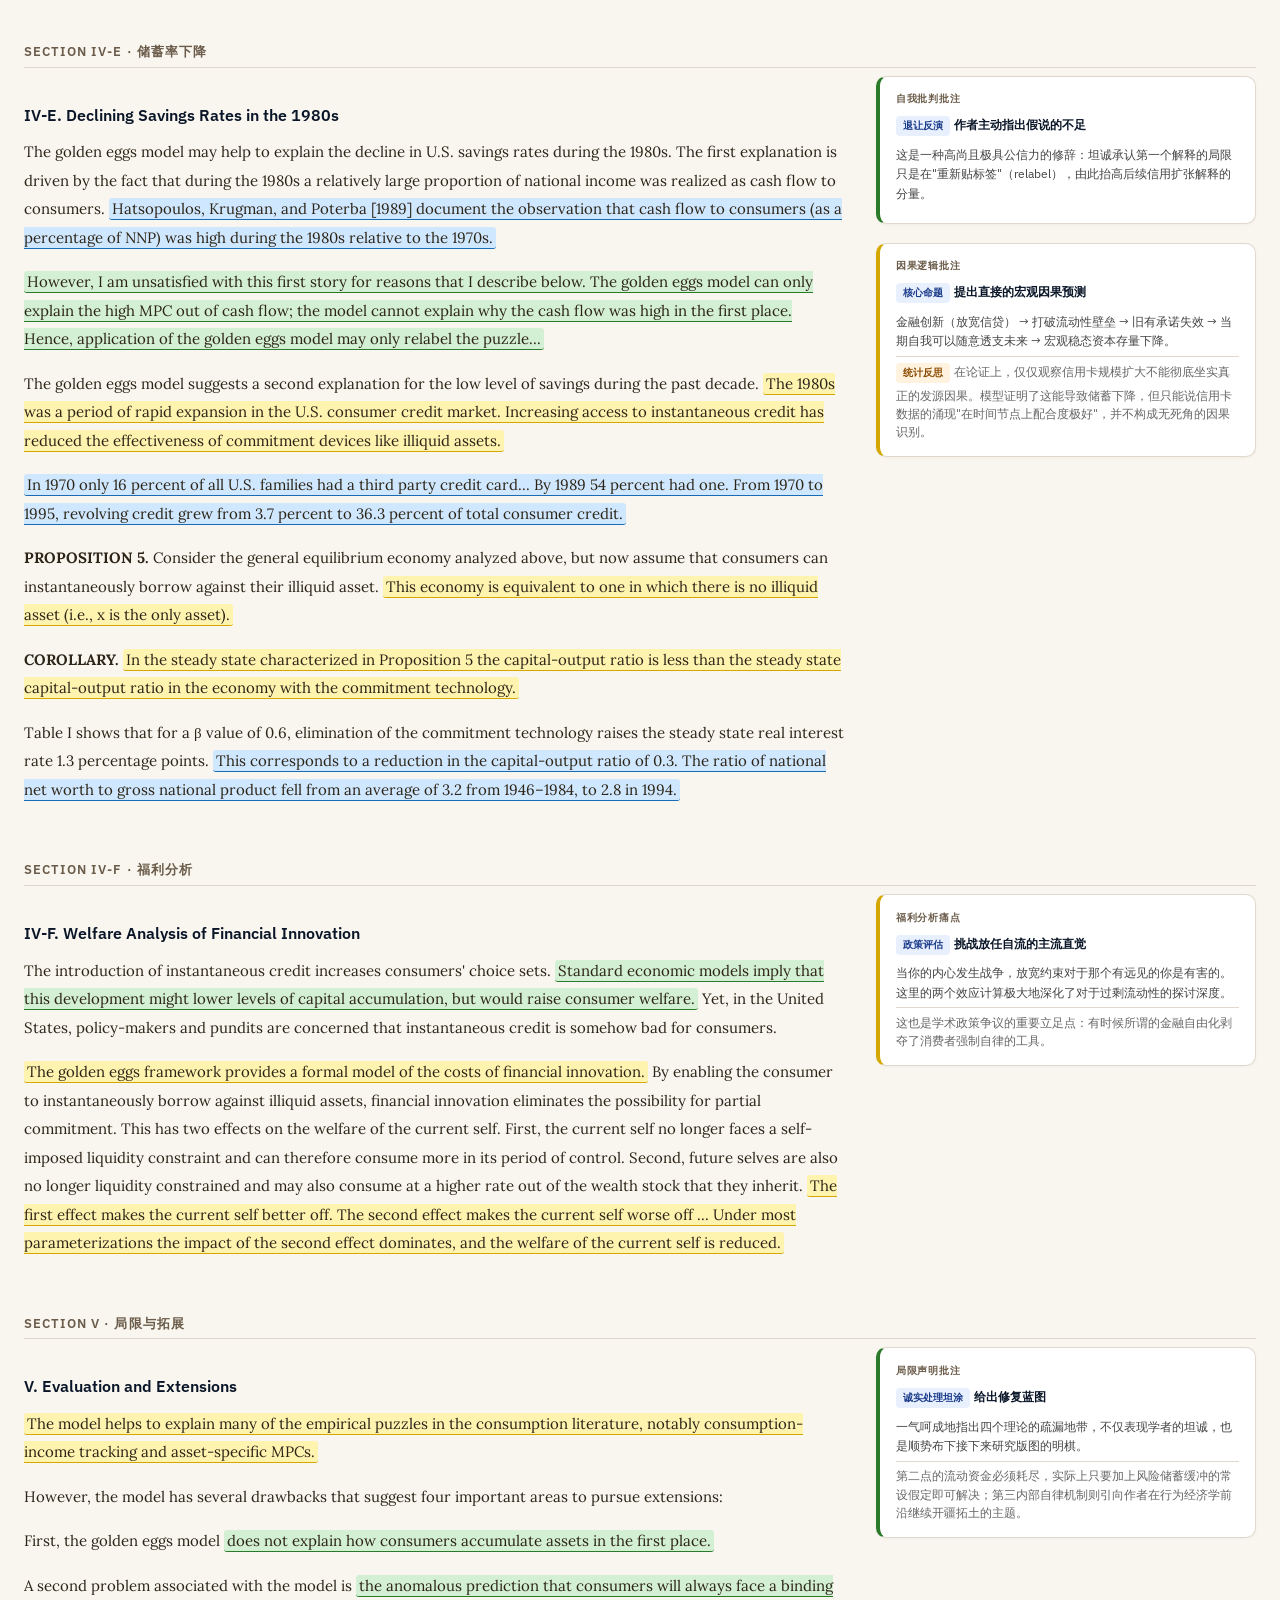
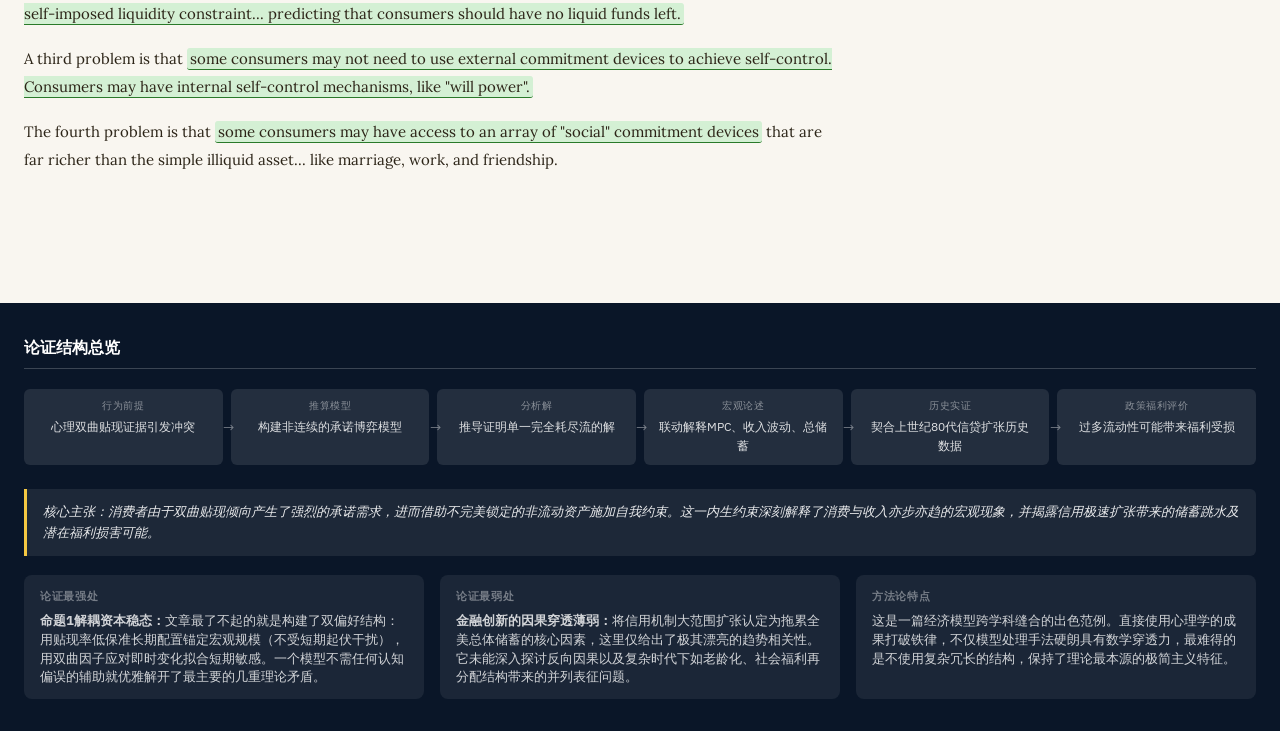
<file: Golden_Eggs_Annotated.html>
<!DOCTYPE html>
<html lang="zh-CN">
<head>
<meta charset="UTF-8">
<meta name="viewport" content="width=device-width, initial-scale=1.0">
<title>Golden Eggs and Hyperbolic Discounting — 双栏批注版</title>
<link href="https://fonts.googleapis.com/css2?family=Lora:ital,wght@0,400;0,600;1,400&family=IBM+Plex+Sans:wght@400;500;600&display=swap" rel="stylesheet">
<link rel="stylesheet" href="paper-theme.css">
</head>
<body>

<nav id="topnav" role="navigation" aria-label="论文导航">
  <div class="nav-title-old">
    Golden Eggs and Hyperbolic Discounting
    <small>David Laibson — QJE 1997 · 经典模型双栏批注版</small>
  </div>
  <div class="legend-old" aria-label="颜色图例">
    <div class="legend-item"><div class="legend-dot dot-thesis"></div><span class="legend-label">核心论点/Thesis</span></div>
    <div class="legend-item"><div class="legend-dot dot-concept"></div><span class="legend-label">关键概念/术语</span></div>
    <div class="legend-item"><div class="legend-dot dot-evidence"></div><span class="legend-label">实证证据/数据</span></div>
    <div class="legend-item"><div class="legend-dot dot-concede"></div><span class="legend-label">让步/反驳处理</span></div>
    <div class="legend-item"><div class="legend-dot dot-method"></div><span class="legend-label">方法论说明</span></div>
  </div>
</nav>

<div class="sec-nav">
  <a href="#abstract">摘要</a>
  <a href="#intro">引言</a>
  <a href="#model">模型设定</a>
  <a href="#equilibrium">均衡策略</a>
  <a href="#comovement">消费与收入联动</a>
  <a href="#savings">总储蓄</a>
  <a href="#mpc">边际消费倾向</a>
  <a href="#decline">储蓄率下降</a>
  <a href="#welfare">福利分析</a>
  <a href="#conclusion">局限与讨论</a>
</div>

<div class="main">

<!-- ===== TITLE ===== -->
<div class="sec-block" style="text-align:center;padding:1.5rem 0 0.5rem">
  <h1 style="font-family:'Lora',serif;font-size:26px;font-weight:700;color:var(--navy);margin-bottom:0.5rem">Golden Eggs and Hyperbolic Discounting</h1>
  <p class="authors">David Laibson</p>
  <p class="affil">Harvard University &nbsp;|&nbsp; Quarterly Journal of Economics 112(2): 443-477, 1997</p>
</div>

<!-- ===== ABSTRACT ===== -->
<div class="sec-block" id="abstract">
  <div class="section-header">Abstract · 摘要</div>
  <div class="two-col">
    <div class="paper-col">
      <div class="abstract-box">
        <p><span class="hy hy-r">Hyperbolic discount functions</span> induce <span class="hy hy-y">dynamically inconsistent preferences</span>, implying a motive for consumers to constrain their own future choices. This paper analyzes the decisions of a <span class="hy hy-r">hyperbolic consumer</span> who has access to an <span class="hy hy-r">imperfect commitment technology</span>: an illiquid asset whose sale must be initiated one period before the sale proceeds are received.</p>
        <p>The model predicts that <span class="hy hy-y">consumption tracks income</span>, and the model explains why consumers have <span class="hy hy-y">asset-specific marginal propensities to consume</span>. The model suggests that <span class="hy hy-y">financial innovation may have caused the ongoing decline in U.S. savings rates</span>, since financial innovation increases liquidity, eliminating commitment opportunities.</p>
        <p>Finally, the model implies that <span class="hy hy-y">financial market innovation may reduce welfare by providing "too much" liquidity</span>.</p>
      </div>
    </div>
    <div class="ann-col">
      <div class="ann-card col-y">
        <div class="ann-label">摘要批注</div>
        <div class="ann-func"><span class="ann-badge badge-func">段落功能</span>提出核心问题与四大论题</div>
        <div class="ann-role">逻辑角色：起"问题-论点"的双重奠基作用，为读者建立宏大的理论框架</div>
        <div class="ann-note">
          <strong>论证链起点：</strong>若偏好是双曲贴现型 → 偏好必然动态不一致 → 行动者需要预承诺机制 → 非流动资产充当此机器 → 衍生出一系列宏观经济预测。<br><br>
          <span class="ann-badge badge-str">论证优势</span>摘要即呈现四条可以直接对现实进行定性解释的经济学预测，将高度抽象的数学模型直接对接政策实证，极大提升了论述的说服力。<br><br>
          <span class="ann-badge badge-warn">潜在漏洞</span>模型假定了"非流动资产是可用的主要或唯一承诺工具"，却忽略了例如意志力、社会规范等内部或社会层面的机制。
        </div>
      </div>
    </div>
  </div>
</div>

<!-- ===== INTRO ===== -->
<div class="sec-block" id="intro">
  <div class="section-header">Section I · 引言</div>
  <div class="two-col">
    <div class="paper-col">
      <h2>I. Introduction</h2>
      <p style="border-left: 3px solid var(--border); padding-left: 14px; margin: 8px 0; background: rgba(0,0,0,0.02); font-style: italic; color: var(--muted); font-size: 14px;">"Use whatever means possible to remove a set amount of money from your bank account each month before you have a chance to spend it" —New York Times "Your Money" column [1993]</p>
      
      <p>Many people place a premium on the attribute of <span class="hy hy-r">self-control</span>. Individuals who have this capacity are able to stay on diets, carry through exercise regimens, show up to work on time, and live within their means. Self-control is so desirable that most of us complain that we do not have enough of it. Fortunately, there are ways to compensate for this shortfall. One of the most widely used techniques is <span class="hy hy-r">commitment</span>. For example, signing up to give a seminar is an easy way to commit oneself to write a paper. Such commitments matter since they create constraints (e.g., deadlines) that generally end up being binding.</p>
      
      <p><span class="hy hy-b">Strotz [1956]</span> was the first economist to formalize a theory of commitment and to show that commitment mechanisms could be potentially important determinants of economic outcomes. He showed that when individuals' discount functions are <span class="hy hy-r">nonexponential</span>, they will prefer to constrain their own future choices. Strotz noted that costly commitment decisions are commonly observed:</p>

      <p style="margin-top:10px; font-style: italic; margin-left: 10px;">… we are often willing even to pay a price to precommit future actions (and to avoid temptation). Evidence of this in economic and other social behaviour is not difficult to find. It varies from the gratuitous promise, from the familiar phrase "Give me a good kick if I don't do such and such" to savings plans such as insurance policies and Christmas Clubs which may often be hard to justify in view of the low rates of return… Joining the army is perhaps the supreme device open to most people, unless it be marriage for the sake of "settling down."</p>

      <p>Strotz's list is clearly not exhaustive. In general, <span class="hy hy-y">all illiquid assets provide a form of commitment</span>, though there are sometimes additional reasons that consumers might hold such assets (e.g., high expected returns and diversification). A pension or retirement plan is the clearest example of such an asset.</p>

      <p>There exists a class of assets that provide a store of illiquid value, like savings bonds, and certificates of deposit. All of the illiquid assets discussed above have the same property as <span class="hy hy-r">the goose that laid golden eggs</span>. The asset promises to generate substantial benefits in the long run, but these benefits are difficult, if not impossible, to realize immediately. Trying to do so will result in a substantial capital loss.</p>

      <p>Instruments with these golden eggs properties make up the <span class="hy hy-b">overwhelming majority of assets held by the U.S. household sector</span>. For example, the Federal Reserve System publication <em>Balance Sheets for the U.S. Economy 1945–94</em> reports that the household sector held domestic assets of <span class="hy hy-b">$28.5 trillion at year-end 1994</span>. <span class="hy hy-b">Over two-thirds of these assets were illiquid</span>.</p>

      <p>Despite the abundance of commitment mechanisms, and Strotz's well-known theoretical work, <span class="hy hy-y">intrapersonal commitment phenomena have generally received little attention from economists</span>. This deficit is probably explained by the fact that commitment will only be chosen by decision-makers whose preferences are dynamically inconsistent, and most economists have avoided studying such problematic preferences. <span class="hy hy-g">However, there is a substantial body of evidence that preferences are dynamically inconsistent.</span></p>

      <p>Research on animal and human behavior has led psychologists to conclude that <span class="hy hy-r">discount functions are approximately hyperbolic</span> [Ainslie 1992]. <span class="hy hy-r">Hyperbolic discount functions</span> are characterized by a <span class="hy hy-r">relatively high discount rate over short horizons and a relatively low discount rate over long horizons</span>. This discount structure sets up a conflict between today's preferences, and the preferences that will be held in the future.</p>
    </div>
    <div class="ann-col">
      <div class="ann-card col-n">
        <div class="ann-label">引言段落批注</div>
        <div class="ann-func"><span class="ann-badge badge-func">建立背景</span>引出常识困境</div>
        <div class="ann-role">定义核心现象：人们缺乏自制力，导致"未来自我"常违背"当前自我"的意愿，由此衍生了承诺需求。</div>
        <div class="ann-note">引用权威媒体的日常理财建议作为开场，迅速拉近了严谨经济学理论模型和读者实际生活体验的距离，是非常有效的"钩子"。</div>
      </div>
      <div class="ann-card col-b">
        <div class="ann-label">文献基础批注</div>
        <div class="ann-func"><span class="ann-badge badge-func">文献佐证</span>赋予历史正当性</div>
        <div class="ann-role">援引Strotz(1956)作为先驱，说明此框架在经济学中根基深厚，并非毫无来由的异端。</div>
        <div class="ann-note">
          长段照抄Strotz原文罗列的例子，产生了一种"连前人都观察到了众多现象"的压倒性气场。<br><br>
          <span class="ann-badge badge-warn">注意</span>Strotz提及婚姻和入伍，显然带有一些纯粹为了说明理论的修辞夸大感。
        </div>
      </div>
      <div class="ann-card col-y">
        <div class="ann-label">隐喻确立批注</div>
        <div class="ann-func"><span class="ann-badge badge-func">提出主张</span>将事实抽象化</div>
        <div class="ann-role">将众多具体的日常资产形式（如社保、房屋）统一抽象为一个功能模型：承诺工具。</div>
        <div class="ann-note">
          <strong>隐喻力量：</strong>"下金蛋的鹅"完美契合了"能产生长远收益且不可杀鸡取卵"的非流动性特征。生动好记，为正文增添语言魅力。
        </div>
      </div>
      <div class="ann-card col-b">
        <div class="ann-label">经验现实背书</div>
        <div class="ann-func"><span class="ann-badge badge-func">实证支撑</span>回答"重要性"质疑</div>
        <div class="ann-role">提供宏观数据底盘：证实非流动资产占绝大比例，使后续模型分析成为现实经济问题而非黑板推演。</div>
      </div>
      <div class="ann-card col-g">
        <div class="ann-label">打破经济学默契</div>
        <div class="ann-func"><span class="ann-badge badge-func">让步反驳</span>诊断研究空白</div>
        <div class="ann-role">经济学由于畏惧麻烦而回避动态不一致，但心理学实验却证实了它的存在。所以本论文的工作具有跨越鸿沟的意义。</div>
        <div class="ann-note">在这里大胆借用心理学甚至动物实验学证据去打主流经济学的脸，凸显出该论文敢啃硬骨头的勇气。</div>
      </div>
    </div>
  </div>
</div>

<!-- ===== MODEL ===== -->
<div class="sec-block" id="model">
  <div class="section-header">Section II · 模型设定</div>
  <div class="two-col">
    <div class="paper-col">
      <h2>II. The Consumption Decision</h2>
      <p>I consider a highly stylized commitment technology that is amenable to an analytic treatment. Specifically, I assume that consumers may invest in two instruments: a <span class="hy hy-r">liquid asset <em>x</em></span> and an <span class="hy hy-r">illiquid asset <em>z</em></span>. Instrument <em>z</em> is illiquid in the sense that a sale of this asset has to be <span class="hy hy-p">initiated one period before the actual proceeds are received</span>. So a current decision to liquidate part or all of an individual's <em>z</em> holding will generate cash flow that can be consumed no earlier than next period. By contrast, agents can always immediately consume their <em>x</em> holdings.</p>

      <p>I adopt the following discount structure to capture the qualitative properties of a generalized hyperbolic discount function: events <em>t</em> periods away are discounted with factor (1 + at)<sup>−γ/a</sup>.</p>
      
      <p>I call the discount structure in equation (1) <span class="hy hy-r">"quasi-hyperbolic."</span> Note that the quasi-hyperbolic discount function is a discrete time function with values {1, βδ, βδ², βδ³, …}. <span class="hy hy-y">When 0 &lt; β &lt; 1, the discount structure mimics the qualitative property of the hyperbolic discount function, while maintaining most of the analytical tractability of the exponential discount function.</span></p>

      <p>The constraint <span class="hy hy-p">x<sub>t</sub> ≥ 0 rules out forced savings contracts</span>. If the consumer could set x<sub>t</sub> to any negative value, then she could perfectly commit her future savings behavior. Two arguments support this implicit assumption against forced savings contracts.</p>

      <p>First, such contracts are <span class="hy hy-b">susceptible to renegotiation by tomorrow's self, and in any finite-horizon environment, the contract would unwind</span>. Second, such contracts are <span class="hy hy-b">generally unenforceable in the United States</span>. U.S. courts will generally not enforce contracts with a penalty of this kind — courts allow "liquidated damages" which reflect losses likely to be experienced by the promisee, but courts do not allow "penalties" which do not reflect such losses [Goetz and Scott 1977].</p>
    </div>
    <div class="ann-col">
      <div class="ann-card col-p">
        <div class="ann-label">资产池界定</div>
        <div class="ann-func"><span class="ann-badge badge-func">方法论说明</span>简化复杂现实</div>
        <div class="ann-role">将"承诺"这一行为操作化为一个简单的"提前一期决定"机制，使数学可解。</div>
        <div class="ann-note">作者声明这是"高度风格化的"，是在预防对模型现实还原度的批评。<br><span class="ann-badge badge-math">数学意义</span>一期延迟不是完全锁死，也不是完全流动，恰好构成后文的内生流动性约束起源。</div>
      </div>
      <div class="ann-card col-r">
        <div class="ann-label">准双曲贴现函数</div>
        <div class="ann-func"><span class="ann-badge badge-func">关键假设</span>引入核心数学引擎</div>
        <div class="ann-role">架设心理学证据与经济学分析之间的桥梁。β捕捉了当下冲动，而δ代表长期贴现。</div>
        <div class="ann-note">
          <strong>术语包装：</strong>"准双曲"这个命名兼顾了贴近行为特征事实，又让正统经济学者不至于觉得数学失去掌控。<br><br>
          <span class="ann-badge badge-str">创新点</span>借用原用于描述代际利他主义的P-P方程来刻画单一个体的内心搏斗。
        </div>
      </div>
      <div class="ann-card col-b">
        <div class="ann-label">约束条件辩护</div>
        <div class="ann-func"><span class="ann-badge badge-func">反事实论述</span>为非完美机制辩护</div>
        <div class="ann-role">如果没有这个非负约束，消费者就能实现"完全承诺"，那各种模型现象就不存在了，必须为之找到强大背书。</div>
        <div class="ann-note">采用博弈论"重谈判"以及跨学科的"美国合同法不惩罚此违约行为"进行双重武装，逻辑异常周密。</div>
      </div>
    </div>
  </div>
</div>

<!-- ===== EQUILIBRIUM ===== -->
<div class="sec-block" id="equilibrium">
  <div class="section-header">Section III · 均衡策略</div>
  <div class="two-col">
    <div class="paper-col">
      <h2>III. Equilibrium Strategies</h2>
      <p>This section characterizes the equilibrium strategies of the game described above. To analyze equilibrium behavior when preferences are dynamically inconsistent, it is standard practice to formally model a consumer as a <span class="hy hy-p">sequence of temporal selves making choices in a dynamic game</span> (e.g., Pollak [1968], Peleg and Yaari [1973], and Goldman [1980]).</p> 
      <p>Hence, a T-period consumption problem translates into a <span class="hy hy-p">T-period game, with T players, or "selves," indexed by their respective periods of control over the consumption decision</span>. I look for <span class="hy hy-r">subgame perfect equilibrium (SPE) strategies</span> of this game.</p>
      
      <p><strong>THEOREM 1.</strong> Fix any T-period consumption game with exogenous variables satisfying A1. <span class="hy hy-y">There exists a unique resource-exhausting joint strategy, s* ∈ S, that satisfies P1–P4, and this strategy is the unique subgame perfect equilibrium strategy of this game.</span></p>
    </div>
    <div class="ann-col">
      <div class="ann-card col-p">
        <div class="ann-label">博弈论视角批注</div>
        <div class="ann-func"><span class="ann-badge badge-func">研究路线</span>从优化问题到博弈问题</div>
        <div class="ann-role">这是方法论上的巨大转折：由于偏好变化，无法使用普通的动态规划求全局最优，必须采用"多个自己"间的非合作博弈模型。</div>
        <div class="ann-note">
          <span class="ann-badge badge-str">严谨性</span>在引用了SPE（子博弈完美均衡）之后，给主流经济研究圈子交出了在形式上无懈可击的技术答卷。
        </div>
      </div>
      <div class="ann-card col-y">
        <div class="ann-label">唯一性定理</div>
        <div class="ann-func"><span class="ann-badge badge-func">确立解</span>证明分析的稳健性</div>
        <div class="ann-role">唯一均衡（Unique SPE）是极其强大的结果。证明了在给定的容忍界限下，这套复杂内省机制最终只引向唯一的行为路径，为后续推导打消了多重均衡的干扰。</div>
      </div>
    </div>
  </div>
</div>

<!-- ===== COMOVEMENT ===== -->
<div class="sec-block" id="comovement">
  <div class="section-header">Section IV-A · 消费与收入联动</div>
  <div class="two-col">
    <div class="paper-col">
      <h2>IV-A. Comovement of Consumption and Income</h2>
      <p>There is a growing body of evidence that household consumption flows track corresponding household income flows <span class="hy hy-b">"too" closely, generating violations of the life-cycle/permanent-income consumption model</span>. In particular, household consumption is sensitive to expected movements in household income (e.g., Hall and Mishkin [1982], Zeldes [1989], Carroll and Summers [1991], etc.). Many of these authors find that <span class="hy hy-b">consumption tracks expected income changes even when consumers have large stocks of accumulated assets</span>.</p>

      <p><span class="hy hy-g">Several models have been proposed to explain the consumption-income comovement. Carroll [1992] proposes a buffer-stock theory... Attanasio and Weber [1993] argue that demographic dynamics explain much of it.</span></p>

      <p><span class="hy hy-y">The golden eggs model provides a new explanation for the observed comovement in consumption and income.</span> In the model, self <em>t−1</em> chooses x<sub>t−1</sub> to constrain the consumption of self <em>t</em>. In this way "early" selves manipulate the cash flow process by keeping most assets in the illiquid instrument. <span class="hy hy-y">In equilibrium consumption is exactly equal to the current level of cash flow: c<sub>t</sub> = y<sub>t</sub> + R<sub>t</sub>x<sub>t−1</sub>.</span></p>

      <p>An example may help to make this more concrete. Let the horizon be infinite. Assume that labor income follows a <span class="hy hy-p">trending high-low process</span>: y<sub>t</sub> = ȳ·e<sup>gt</sup> when t is odd, y<sub>t</sub> = <u>y</u>·e<sup>gt</sup> when t is even. Assume that the interest rate is constant and exp(ρg) = δR.</p>

      <p>A regression of Δln c<sub>t</sub> on Δln y<sub>t</sub> yields a <span class="hy hy-b">coefficient of .40</span>. Since the income process is completely deterministic, this implies that <span class="hy hy-y">predictable changes in income are associated with changes in consumption. Hence, consumption tracks income despite the fact that the consumer in this example controls a substantial asset stock (K/Y ≈ 3).</span></p>
    </div>
    <div class="ann-col">
      <div class="ann-card col-b">
        <div class="ann-label">观测前置批注</div>
        <div class="ann-func"><span class="ann-badge badge-func">立靶子</span>提出核心悬案</div>
        <div class="ann-role">确立需要解释的实证之谜：富人的消费为何依然随着收入波动起伏？常规理论束手无策。</div>
      </div>
      <div class="ann-card col-g">
        <div class="ann-label">竞争理论批注</div>
        <div class="ann-func"><span class="ann-badge badge-func">让步分析</span>审视现有解释模型</div>
        <div class="ann-role">承认缓冲存量说和人口结构说有价值，但指出其盲区——无法合理解释富裕家庭（有可观金融资产）仍具备的高敏感度现象。</div>
      </div>
      <div class="ann-card col-y">
        <div class="ann-label">因果传导路径</div>
        <div class="ann-func"><span class="ann-badge badge-func">机制破解</span>展示金鸡蛋解法</div>
        <div class="ann-role">过去的自我故意把钱绑定，现在的自我就只能依赖当期的现金流，从而制造出了人造的紧绷状态，完美对接回归分析模型。<br><br><span class="ann-badge badge-math">参数模拟</span>0.40的系数只是一个校准证明，并不是实际回归真值，起结构上的演示作用。</div>
      </div>
    </div>
  </div>
</div>

<!-- ===== SAVINGS ===== -->
<div class="sec-block" id="savings">
  <div class="section-header">Section IV-B · 总储蓄</div>
  <div class="two-col">
    <div class="paper-col">
      <h2>IV-B. Aggregate Saving</h2>
      <p>In most intertemporal rational choice models, <span class="hy hy-g">high discount rates are a necessary condition for consumption-income comovement. Such relatively high discount rates, however, tend to imply relatively low levels of capital accumulation in general equilibrium</span> (see Aiyagari [1992]).</p>

      <p><span class="hy hy-y">The golden eggs model generates consumption-income comovement even when actors are wealthy.</span> This is because in equilibrium decisions to dissave out of the illiquid asset stock do not depend on β. Self t is not able to consume the illiquid asset immediately, so self t does not consider trade-offs between consumption today and consumption tomorrow when dissaving from the illiquid instrument. <span class="hy hy-y">The value of β is superfluous for such a decision—from self t's perspective—and hence the steady state capital stock is independent of β.</span></p>

      <p><strong>PROPOSITION 1.</strong> In the economy described above there exists a unique steady state that satisfies A1. In that steady state</p>
      <p style="padding-left:16px; margin-top:8px; font-style:italic; font-family:'Lora',serif; color:var(--text); font-size:14px">exp(ρg) = δR</p>
    </div>
    <div class="ann-col">
      <div class="ann-card col-y">
        <div class="ann-label">理论亮点批注</div>
        <div class="ann-func"><span class="ann-badge badge-func">机制解耦</span>破解经典的两难道槛</div>
        <div class="ann-role">在传统模型里，我们要么解释消费追踪收入（要求高贴现率），要么解释庞大的稳态总资本（要求低贴现率），不可兼得。</div>
        <div class="ann-note">
          <span class="ann-badge badge-str">本篇巅峰</span>在稳态公式 <code>exp(ρg) = δR</code> 里，β完全消失了！这就意味着β可以用去单独控制短期的冲动以拟合高敏感现象，而δ可以心无旁骛去锚定宏观K/Y，这是异常巧妙彻底的理论胜利。
        </div>
      </div>
    </div>
  </div>
</div>

<!-- ===== EXPECTED MPCS ===== -->
<div class="sec-block" id="mpc">
  <div class="section-header">Section IV-C · 边际消费倾向</div>
  <div class="two-col">
    <div class="paper-col">
      <h2>IV-C. Asset-Specific MPCs</h2>
      <p><span class="hy hy-b">Thaler [1990] argues that consumers have different marginal propensities to consume for different categories of assets.</span> He presents evidence that an unexpected increase in the value of an equity portfolio will have a very small effect on consumption, while an unexpected job-related bonus will be immediately consumed. <span class="hy hy-b">He cites a wide body of evidence which suggests that "the MPC from [current income] is close to unity, the MPC from [future income] is close to zero, and the MPC from [net assets] is somewhere in between."</span></p>

      <p>Thaler explains this behavior by postulating that consumers use a system of <span class="hy hy-g">nonfungible mental accounts</span> to guide rule-of-thumb decision-making. By contrast, <span class="hy hy-y">the golden eggs model predicts that even fully rational consumers will exhibit asset-specific MPCs.</span></p>
    </div>
    <div class="ann-col">
      <div class="ann-card col-b">
        <div class="ann-label">实证观察与竞争理论</div>
        <div class="ann-func"><span class="ann-badge badge-func">纳入分析</span>硬碰硬解释Thaler的发现</div>
        <div class="ann-role">行为经济学的心理账户假说向来对此拥有最好的解释力（人们心理上将钱分装）。</div>
        <div class="ann-note">
          但是Laibson通过"完全理性的双曲消费者构建出非流动资产墙"，用<strong>严密最优规划</strong>硬是重现了完全相同的预测：流动账户边际消费为1，非流动账户为0。这展示了基于承诺的理性模型的强大包容性。
        </div>
      </div>
    </div>
  </div>
</div>

<!-- ===== DECLINE ===== -->
<div class="sec-block" id="decline">
  <div class="section-header">Section IV-E · 储蓄率下降</div>
  <div class="two-col">
    <div class="paper-col">
      <h2>IV-E. Declining Savings Rates in the 1980s</h2>
      <p>The golden eggs model may help to explain the decline in U.S. savings rates during the 1980s. The first explanation is driven by the fact that during the 1980s a relatively large proportion of national income was realized as cash flow to consumers. <span class="hy hy-b">Hatsopoulos, Krugman, and Poterba [1989] document the observation that cash flow to consumers (as a percentage of NNP) was high during the 1980s relative to the 1970s.</span></p>

      <p><span class="hy hy-g">However, I am unsatisfied with this first story for reasons that I describe below. The golden eggs model can only explain the high MPC out of cash flow; the model cannot explain why the cash flow was high in the first place. Hence, application of the golden eggs model may only relabel the puzzle...</span></p>

      <p>The golden eggs model suggests a second explanation for the low level of savings during the past decade. <span class="hy hy-y">The 1980s was a period of rapid expansion in the U.S. consumer credit market. Increasing access to instantaneous credit has reduced the effectiveness of commitment devices like illiquid assets.</span></p>

      <p><span class="hy hy-b">In 1970 only 16 percent of all U.S. families had a third party credit card... By 1989 54 percent had one. From 1970 to 1995, revolving credit grew from 3.7 percent to 36.3 percent of total consumer credit.</span></p>

      <p><strong>PROPOSITION 5.</strong> Consider the general equilibrium economy analyzed above, but now assume that consumers can instantaneously borrow against their illiquid asset. <span class="hy hy-y">This economy is equivalent to one in which there is no illiquid asset (i.e., x is the only asset).</span></p>
      
      <p><strong>COROLLARY.</strong> <span class="hy hy-y">In the steady state characterized in Proposition 5 the capital-output ratio is less than the steady state capital-output ratio in the economy with the commitment technology.</span></p>

      <p>Table I shows that for a β value of 0.6, elimination of the commitment technology raises the steady state real interest rate 1.3 percentage points. <span class="hy hy-b">This corresponds to a reduction in the capital-output ratio of 0.3. The ratio of national net worth to gross national product fell from an average of 3.2 from 1946–1984, to 2.8 in 1994.</span></p>
    </div>
    <div class="ann-col">
      <div class="ann-card col-g">
        <div class="ann-label">自我批判批注</div>
        <div class="ann-func"><span class="ann-badge badge-func">退让反演</span>作者主动指出假说的不足</div>
        <div class="ann-role">这是一种高尚且极具公信力的修辞：坦诚承认第一个解释的局限只是在"重新贴标签"（relabel），由此抬高后续信用扩张解释的分量。</div>
      </div>
      <div class="ann-card col-y">
        <div class="ann-label">因果逻辑批注</div>
        <div class="ann-func"><span class="ann-badge badge-func">核心命题</span>提出直接的宏观因果预测</div>
        <div class="ann-role">金融创新（放宽信贷） → 打破流动性壁垒 → 旧有承诺失效 → 当期自我可以随意透支未来 → 宏观稳态资本存量下降。</div>
        <div class="ann-note">
          <span class="ann-badge badge-warn">统计反思</span>在论证上，仅仅观察信用卡规模扩大不能彻底坐实真正的发源因果。模型证明了这能导致储蓄下降，但只能说信用卡数据的涌现"在时间节点上配合度极好"，并不构成无死角的因果识别。
        </div>
      </div>
    </div>
  </div>
</div>

<!-- ===== WELFARE ===== -->
<div class="sec-block" id="welfare">
  <div class="section-header">Section IV-F · 福利分析</div>
  <div class="two-col">
    <div class="paper-col">
      <h2>IV-F. Welfare Analysis of Financial Innovation</h2>
      <p>The introduction of instantaneous credit increases consumers' choice sets. <span class="hy hy-g">Standard economic models imply that this development might lower levels of capital accumulation, but would raise consumer welfare.</span> Yet, in the United States, policy-makers and pundits are concerned that instantaneous credit is somehow bad for consumers.</p>

      <p><span class="hy hy-y">The golden eggs framework provides a formal model of the costs of financial innovation.</span> By enabling the consumer to instantaneously borrow against illiquid assets, financial innovation eliminates the possibility for partial commitment. This has two effects on the welfare of the current self. First, the current self no longer faces a self-imposed liquidity constraint and can therefore consume more in its period of control. Second, future selves are also no longer liquidity constrained and may also consume at a higher rate out of the wealth stock that they inherit. <span class="hy hy-y">The first effect makes the current self better off. The second effect makes the current self worse off ... Under most parameterizations the impact of the second effect dominates, and the welfare of the current self is reduced.</span></p>
    </div>
    <div class="ann-col">
      <div class="ann-card col-y">
        <div class="ann-label">福利分析痛点</div>
        <div class="ann-func"><span class="ann-badge badge-func">政策评估</span>挑战放任自流的主流直觉</div>
        <div class="ann-role">当你的内心发生战争，放宽约束对于那个有远见的你是有害的。这里的两个效应计算极大地深化了对于过剩流动性的探讨深度。</div>
        <div class="ann-note">这也是学术政策争议的重要立足点：有时候所谓的金融自由化剥夺了消费者强制自律的工具。</div>
      </div>
    </div>
  </div>
</div>

<!-- ===== CONCLUSION ===== -->
<div class="sec-block" id="conclusion">
  <div class="section-header">Section V · 局限与拓展</div>
  <div class="two-col">
    <div class="paper-col">
      <h2>V. Evaluation and Extensions</h2>
      <p><span class="hy hy-y">The model helps to explain many of the empirical puzzles in the consumption literature, notably consumption-income tracking and asset-specific MPCs.</span></p>

      <p>However, the model has several drawbacks that suggest four important areas to pursue extensions:</p>
      
      <p>First, the golden eggs model <span class="hy hy-g">does not explain how consumers accumulate assets in the first place.</span></p>
      
      <p>A second problem associated with the model is <span class="hy hy-g">the anomalous prediction that consumers will always face a binding self-imposed liquidity constraint... predicting that consumers should have no liquid funds left.</span></p>
      
      <p>A third problem is that <span class="hy hy-g">some consumers may not need to use external commitment devices to achieve self-control. Consumers may have internal self-control mechanisms, like "will power".</span></p>
      
      <p>The fourth problem is that <span class="hy hy-g">some consumers may have access to an array of "social" commitment devices</span> that are far richer than the simple illiquid asset... like marriage, work, and friendship.</p>
    </div>
    <div class="ann-col">
      <div class="ann-card col-g">
        <div class="ann-label">局限声明批注</div>
        <div class="ann-func"><span class="ann-badge badge-func">诚实处理坦涂</span>给出修复蓝图</div>
        <div class="ann-role">一气呵成地指出四个理论的疏漏地带，不仅表现学者的坦诚，也是顺势布下接下来研究版图的明棋。</div>
        <div class="ann-note">
          第二点的流动资金必须耗尽，实际上只要加上风险储蓄缓冲的常设假定即可解决；第三内部自律机制则引向作者在行为经济学前沿继续开疆拓土的主题。
        </div>
      </div>
    </div>
  </div>
</div>

</div><!-- /main -->

<!-- ===== FOOTER: ARGUMENT OVERVIEW ===== -->
<div class="footer">
  <div style="max-width:1400px;margin:0 auto">
    <div class="footer-title">论证结构总览</div>

    <div class="skeleton">
      <div class="sk-block"><div class="sk-label">行为前提</div>心理双曲贴现证据引发冲突</div>
      <div class="sk-block"><div class="sk-label">推算模型</div>构建非连续的承诺博弈模型</div>
      <div class="sk-block"><div class="sk-label">分析解</div>推导证明单一完全耗尽流的解</div>
      <div class="sk-block"><div class="sk-label">宏观论述</div>联动解释MPC、收入波动、总储蓄</div>
      <div class="sk-block"><div class="sk-label">历史实证</div>契合上世纪80代信贷扩张历史数据</div>
      <div class="sk-block"><div class="sk-label">政策福利评价</div>过多流动性可能带来福利受损</div>
    </div>

    <div class="core-claim">核心主张：消费者由于双曲贴现倾向产生了强烈的承诺需求，进而借助不完美锁定的非流动资产施加自我约束。这一内生约束深刻解释了消费与收入亦步亦趋的宏观现象，并揭露信用极速扩张带来的储蓄跳水及潜在福利损害可能。</div>

    <div class="footer-grid">
      <div class="fcard">
        <div class="fcard-title">论证最强处</div>
        <strong>命题1解耦资本稳态：</strong>文章最了不起的就是构建了双偏好结构：用贴现率低保准长期配置锚定宏观规模（不受短期起伏干扰），用双曲因子应对即时变化拟合短期敏感。一个模型不需任何认知偏误的辅助就优雅解开了最主要的几重理论矛盾。
      </div>
      <div class="fcard">
        <div class="fcard-title">论证最弱处</div>
        <strong>金融创新的因果穿透薄弱：</strong>将信用机制大范围扩张认定为拖累全美总体储蓄的核心因素，这里仅给出了极其漂亮的趋势相关性。它未能深入探讨反向因果以及复杂时代下如老龄化、社会福利再分配结构带来的并列表征问题。
      </div>
      <div class="fcard">
        <div class="fcard-title">方法论特点</div>
        这是一篇经济模型跨学科缝合的出色范例。直接使用心理学的成果打破铁律，不仅模型处理手法硬朗具有数学穿透力，最难得的是不使用复杂冗长的结构，保持了理论最本源的极简主义特征。
      </div>
    </div>
  </div>
</div>

</body>
</html>
</file>
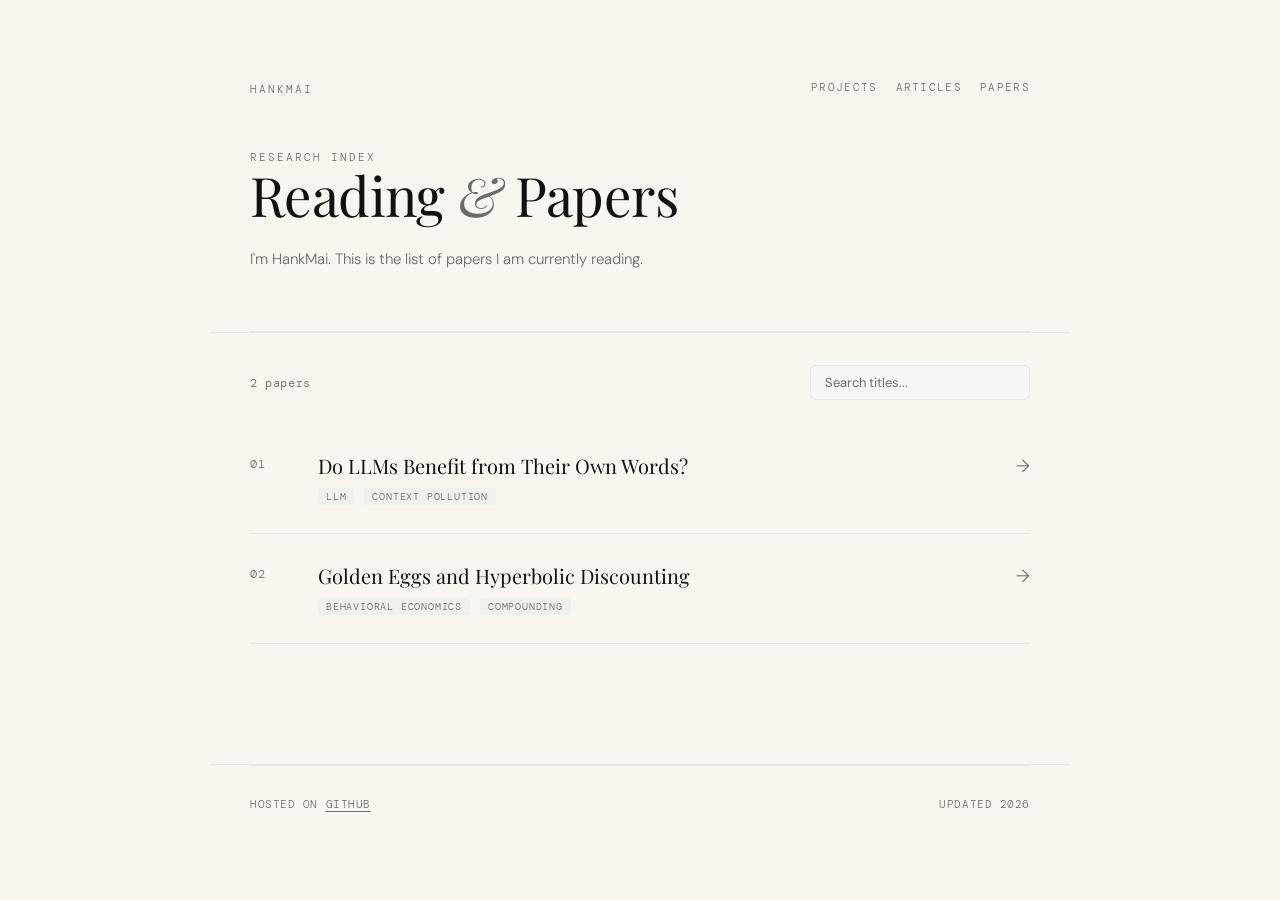
<file: papers.html>
<!DOCTYPE html>
<html lang="zh-CN">
<head>
<meta charset="UTF-8">
<meta name="viewport" content="width=device-width, initial-scale=1.0">
<title>HankMai Papers</title>
<link rel="icon" href="data:image/svg+xml,%3Csvg xmlns='http://www.w3.org/2000/svg' viewBox='0 0 100 100'%3E%3Crect width='100' height='100' rx='22' fill='%23f3f1e8'/%3E%3Cpath d='M28 24h24c11 0 20 9 20 20v32H48c-11 0-20-9-20-20V24Z' fill='none' stroke='%23111111' stroke-width='6' stroke-linejoin='round'/%3E%3Cpath d='M50 25v50' stroke='%23111111' stroke-width='5' stroke-linecap='round'/%3E%3C/svg%3E">
<link href="https://fonts.googleapis.com/css2?family=Playfair+Display:ital,wght@0,400;0,700;1,400&family=DM+Sans:wght@300;400;500&family=DM+Mono:wght@400;500&display=swap" rel="stylesheet">
<link rel="stylesheet" href="./styles.css">
</head>
<body class="papers-page">

<header>
  <nav aria-label="Primary">
    <a class="site-label" href="./index.html">HankMai</a>
    <div class="nav-links">
      <a href="./index.html#projects">Projects</a>
      <a href="./index.html#articles">Articles</a>
      <a href="./papers.html">Papers</a>
    </div>
  </nav>

  <p class="site-label">Research Index</p>
  <h1>Reading <em>&amp;</em> Papers</h1>
  <p class="header-desc">I'm HankMai. This is the list of papers I am currently reading.</p>
</header>

<div class="controls">
  <span class="count-label" id="count-label">0 papers</span>
  <input type="text" id="search" placeholder="Search titles..." autocomplete="off">
</div>

<main>
  <div id="paper-list"></div>
  <div class="empty-state" id="empty-state">No papers match your search.</div>
</main>

<footer>
  <span class="footer-note">Hosted on <a href="https://pages.github.com" target="_blank" rel="noreferrer">GitHub</a></span>
  <span class="footer-note" id="footer-date"></span>
</footer>

<script>
  const papers = [
    {
      file: "DO_LLMS_BENEFIT_FROM_THEIR_OWN_WORDS.html",
      title: "Do LLMs Benefit from Their Own Words?",
      tags: ["LLM", "Context Pollution"]
    },
    {
      file: "Golden_Eggs_Annotated.html",
      title: "Golden Eggs and Hyperbolic Discounting",
      tags: ["Behavioral economics", "Compounding"]
    }
  ];

  const list = document.getElementById('paper-list');
  const countLabel = document.getElementById('count-label');
  const emptyState = document.getElementById('empty-state');
  const searchInput = document.getElementById('search');

  fetch('https://api.github.com/repos/huowu007/Papers/commits?path=papers.html&per_page=1')
    .then(response => response.ok ? response.json() : Promise.reject())
    .then(data => {
      if (!data.length) return;
      const commitDate = new Date(data[0].commit.author.date);
      const nowUtc = new Date();
      const diffDays = Math.floor((Date.UTC(nowUtc.getFullYear(), nowUtc.getMonth(), nowUtc.getDate()) - Date.UTC(commitDate.getFullYear(), commitDate.getMonth(), commitDate.getDate())) / 86400000);
      const rel = diffDays === 0 ? 'today' : diffDays === 1 ? 'yesterday' : `${diffDays} days ago`;
      document.getElementById('footer-date').textContent = `Updated ${rel}`;
    })
    .catch(() => {
      document.getElementById('footer-date').textContent = `Updated ${new Date().getFullYear()}`;
    });

  function render(items) {
    list.innerHTML = '';
    emptyState.style.display = items.length === 0 ? 'block' : 'none';

    items.forEach((paper, index) => {
      const item = document.createElement('a');
      item.className = 'paper-item';
      item.href = paper.file;
      item.style.animationDelay = (index * 40) + 'ms';

      const tags = (paper.tags || []).map(tag =>
        `<span class="paper-tag">${tag}</span>`
      ).join('');

      item.innerHTML = `
        <span class="paper-num">${String(index + 1).padStart(2, '0')}</span>
        <div class="paper-body">
          <div class="paper-title">${paper.title}</div>
          <div class="paper-meta">${tags}</div>
        </div>
        <span class="paper-arrow" aria-hidden="true">→</span>
      `;

      list.appendChild(item);
    });

    countLabel.textContent = `${items.length} paper${items.length !== 1 ? 's' : ''}`;
  }

  render(papers);

  searchInput.addEventListener('input', () => {
    const query = searchInput.value.trim().toLowerCase();
    if (!query) {
      render(papers);
      return;
    }

    const filtered = papers.filter(paper =>
      paper.title.toLowerCase().includes(query) ||
      paper.file.toLowerCase().includes(query) ||
      (paper.tags || []).some(tag => tag.toLowerCase().includes(query))
    );

    render(filtered);
  });
</script>
</body>
</html>
</file>
<file: styles.css>
*, *::before, *::after { box-sizing: border-box; margin: 0; padding: 0; }

  :root {
    --bg: #f9f6f0;
    --surface: #f7f7f5;
    --border: #e8e8e4;
    --text: #111111;
    --muted: #6b6b67;
    --accent: #1a1a1a;
    --tag-bg: #f0f0ec;
    --hover-line: #111111;
    --serif: 'Playfair Display', Georgia, serif;
    --sans: 'DM Sans', sans-serif;
    --mono: 'DM Mono', monospace;
  }

  @media (prefers-color-scheme: dark) {
    :root {
      --bg: #141412;
      --surface: #1c1c1a;
      --border: #2a2a26;
      --text: #e8e5de;
      --muted: #7a7a74;
      --accent: #e8e5de;
      --tag-bg: #222220;
      --hover-line: #e8e5de;
      --project-bg-1: #1b2322;
      --project-bg-2: #1d2228;
      --project-bg-3: #20211b;
      --project-bg-4: #211f24;
      --project-hover: #242724;
    }
  }

  html { scroll-behavior: smooth; }

  body {
    background: var(--bg);
    color: var(--text);
    font-family: var(--sans);
    font-weight: 300;
    min-height: 100vh;
    -webkit-font-smoothing: antialiased;
  }

  a {
    color: inherit;
    text-decoration: none;
  }

  header {
    padding: 80px 40px 60px;
    border-bottom: 1px solid var(--border);
    max-width: 860px;
    margin: 0 auto;
  }

  nav {
    display: flex;
    align-items: center;
    justify-content: space-between;
    gap: 20px;
    margin-bottom: 60px;
  }

  .site-label,
  .eyebrow,
  .meta-label,
  .footer-note {
    font-family: var(--mono);
    font-size: 11px;
    letter-spacing: 0.18em;
    text-transform: uppercase;
    color: var(--muted);
  }

  .nav-links {
    display: flex;
    align-items: center;
    gap: 18px;
    flex-wrap: wrap;
  }

  .nav-links a {
    font-family: var(--mono);
    font-size: 11px;
    letter-spacing: 0.12em;
    text-transform: uppercase;
    color: var(--muted);
    border-bottom: 1px solid transparent;
    padding-bottom: 3px;
    transition: color 0.2s, border-color 0.2s;
  }

  .nav-links a:hover {
    color: var(--text);
    border-color: var(--hover-line);
  }

  h1 {
    font-family: var(--serif);
    font-size: clamp(2.4rem, 7vw, 4.8rem);
    font-weight: 400;
    line-height: 1.05;
    color: var(--text);
    margin-bottom: 24px;
  }

  h1 em {
    font-style: italic;
    color: var(--muted);
  }
  .hero-title {
    font-size: clamp(2.6rem, 6.5vw, 4.4rem);
    letter-spacing: -0.02em;
  }


  .hero-soft {
    color: var(--muted);
  }

  .hero-focus {
    display: block;
    color: var(--text);
    font-style: normal;
  }

  .header-desc {
    font-size: 16px;
    line-height: 1.8;
    color: var(--muted);
    max-width: 680px;
  }

  .hero-bio {
    max-width: 720px;
  }

  .hero-bio p + p {
    margin-top: 16px;
  }

  .hero-bio strong {
    color: var(--text);
    font-weight: 500;
  }

  .social-strip {
    display: flex;
    align-items: center;
    gap: 18px;
    flex-wrap: wrap;
    margin-top: 26px;
  }

  .social-link {
    display: inline-flex;
    align-items: center;
    gap: 8px;
    font-family: var(--mono);
    font-size: 11px;
    letter-spacing: 0.1em;
    text-transform: uppercase;
    color: var(--muted);
    border-bottom: 1px solid transparent;
    padding-bottom: 3px;
    transition: color 0.2s, border-color 0.2s;
  }

  .social-link:hover {
    color: var(--text);
    border-color: var(--hover-line);
  }

  .social-link svg {
    width: 15px;
    height: 15px;
    stroke: currentColor;
    stroke-width: 1.7;
    fill: none;
    stroke-linecap: round;
    stroke-linejoin: round;
  }

  main {
    max-width: 860px;
    margin: 0 auto;
    padding: 0 40px 120px;
  }

  section {
    padding: 44px 0;
    border-bottom: 1px solid var(--border);
  }

  section:last-child {
    border-bottom: 0;
  }

  .section-head {
    display: block;
    margin-bottom: 28px;
  }

  .section-head .meta-label {
    margin-bottom: 14px;
  }

  h2 {
    font-family: var(--serif);
    font-size: clamp(1.6rem, 3vw, 2.2rem);
    font-weight: 400;
    line-height: 1.2;
  }

  .section-copy {
    color: var(--muted);
    font-size: 15px;
    line-height: 1.7;
    max-width: 100%;
  }

  .link-list {
    display: grid;
    gap: 0;
  }

  .inline-empty {
    padding: 48px 0;
    text-align: center;
    color: var(--muted);
    font-family: var(--serif);
    font-size: 1.45rem;
    letter-spacing: 0;
    text-transform: none;
  }

  #articles .link-list {
    display: none;
  }

  .list-item {
    display: grid;
    grid-template-columns: 48px 1fr auto;
    align-items: start;
    gap: 0 20px;
    padding: 24px 0;
    border-top: 1px solid var(--border);
    color: inherit;
    position: relative;
    transition: background 0.15s;
  }

  .list-item::before {
    content: '';
    position: absolute;
    left: -40px;
    top: 0;
    bottom: 0;
    width: 2px;
    background: var(--hover-line);
    transform: scaleY(0);
    transform-origin: bottom;
    transition: transform 0.2s ease;
  }

  .list-item:hover::before {
    transform: scaleY(1);
  }

  .item-num {
    font-family: var(--mono);
    font-size: 12px;
    color: var(--muted);
    padding-top: 4px;
    letter-spacing: 0.05em;
  }

  .item-title {
    font-family: var(--serif);
    font-size: 1.22rem;
    font-weight: 400;
    line-height: 1.4;
    margin-bottom: 8px;
  }

  .item-desc {
    color: var(--muted);
    font-size: 14px;
    line-height: 1.6;
    max-width: 560px;
  }

  .item-meta {
    display: flex;
    align-items: center;
    gap: 8px;
    flex-wrap: wrap;
    margin-top: 10px;
  }

  .tag {
    background: var(--tag-bg);
    color: var(--muted);
    font-family: var(--mono);
    font-size: 10px;
    letter-spacing: 0.08em;
    padding: 2px 8px;
    border-radius: 3px;
    text-transform: uppercase;
  }

  .item-arrow {
    font-size: 18px;
    color: var(--muted);
    padding-top: 2px;
    transition: transform 0.2s, color 0.2s;
  }

  .list-item:hover .item-arrow {
    transform: translate(3px, -2px);
    color: var(--accent);
  }

  .project-grid {
    display: grid;
    grid-template-columns: 1fr;
    gap: 16px;
  }

  .project-placeholder {
    padding: 36px 0 20px;
    text-align: center;
    color: var(--muted);
    font-family: var(--serif);
    font-size: 1.15rem;
    font-style: italic;
  }

  .project-card {
    --project-bg: #f3f1e8;
    --project-hover: #ece8d8;
    --project-accent: #8a7448;
    border: 1px solid var(--border);
    border-radius: 6px;
    background: var(--project-bg, #eef4f3);
    padding: 20px 22px;
    color: inherit;
    display: block;
    position: relative;
    overflow: hidden;
    box-shadow: 0 1px 0 rgba(17, 17, 17, 0.03);
    transition: border-color 0.2s, transform 0.2s, background 0.2s;
  }

  .project-card::before {
    content: '';
    position: absolute;
    left: 0;
    top: 0;
    bottom: 0;
    width: 2px;
    background: var(--hover-line);
    transform: scaleY(0);
    transform-origin: bottom;
    transition: transform 0.2s ease;
  }

  .project-card:hover {
    border-color: var(--accent);
    background: var(--project-hover, #e8f0ee);
    transform: translateY(-2px);
  }

  .project-card:nth-child(1) {
    --project-bg: #f3f1e8;
    --project-hover: #ece8d8;
    --project-accent: #8a7448;
  }

  .project-card:nth-child(2) {
    --project-bg: #f3f1e8;
    --project-hover: #ece8d8;
    --project-accent: #8a7448;
  }

  .project-card:nth-child(3) {
    --project-bg: #f3f1e8;
    --project-hover: #ece8d8;
    --project-accent: #8a7448;
  }

  .project-card:nth-child(4) {
    --project-bg: #f3f1e8;
    --project-hover: #ece8d8;
    --project-accent: #8a7448;
  }

  @media (prefers-color-scheme: dark) {
    .project-card:nth-child(1) { --project-bg: var(--project-bg-4); }
    .project-card:nth-child(2) { --project-bg: var(--project-bg-4); }
    .project-card:nth-child(3) { --project-bg: var(--project-bg-4); }
    .project-card:nth-child(4) { --project-bg: var(--project-bg-4); }
    .project-card {
      --project-hover: #242724;
      --project-accent: #aeb8b1;
    }
  }

  .project-card:hover::before {
    transform: scaleY(1);
  }

  .project-main {
    min-height: 146px;
    display: grid;
    grid-template-columns: minmax(0, 1fr) 36px;
    align-items: center;
    gap: 24px;
  }

  .project-content {
    min-width: 0;
  }

  .project-top {
    display: flex;
    justify-content: space-between;
    gap: 18px;
    align-items: flex-start;
    flex-wrap: wrap;
    margin-bottom: 16px;
  }

  .project-badges {
    display: flex;
    align-items: center;
    flex-wrap: wrap;
    justify-content: flex-end;
    gap: 6px;
    max-width: 70%;
  }

  .project-heading {
    display: flex;
    align-items: center;
    gap: 4px;
    margin-bottom: 10px;
  }

  .project-icon {
    width: 30px;
    height: 42px;
    flex: 0 0 auto;
    border: 0;
    border-radius: 0;
    background: transparent;
    color: var(--project-accent);
    display: inline-flex;
    align-items: center;
    justify-content: center;
    transition: border-color 0.2s, background 0.2s;
  }

  .project-card:hover .project-icon {
    border-color: transparent;
    background: transparent;
  }

  .project-icon svg {
    width: 24px;
    height: 24px;
    transform: translateY(1.5px);
    stroke: currentColor;
    stroke-width: 1.6;
    fill: none;
    stroke-linecap: round;
    stroke-linejoin: round;
  }

  .project-kicker {
    font-family: var(--mono);
    font-size: 11px;
    color: var(--project-accent);
    letter-spacing: 0.12em;
    text-transform: uppercase;
    font-weight: 500;
    padding-top: 4px;
  }

  .project-version {
    flex: 0 0 auto;
    border: 1px solid rgba(138, 116, 72, 0.34);
    background: rgba(255, 255, 255, 0.18);
    color: var(--project-accent);
    font-family: var(--mono);
    font-size: 10px;
    letter-spacing: 0.04em;
    padding: 4px 9px;
    border-radius: 3px;
    text-transform: uppercase;
  }

  .chip-label {
    color: var(--muted);
    letter-spacing: 0.11em;
    margin-right: 5px;
  }

  .version-value {
    color: #a24f42;
  }

  .project-tag {
    flex: 0 0 auto;
    background: rgba(255, 255, 255, 0.42);
    color: var(--muted);
    font-family: var(--mono);
    font-size: 10px;
    letter-spacing: 0.08em;
    padding: 4px 8px;
    border-radius: 3px;
    text-transform: uppercase;
  }

  .project-title {
    font-family: var(--serif);
    font-size: 1.38rem;
    font-weight: 400;
    line-height: 1.25;
    margin: 2px 0 0;
  }

  .project-desc {
    color: var(--muted);
    font-size: 14px;
    line-height: 1.6;
    max-width: 100%;
  }

  .project-action-row {
    display: grid;
    grid-template-columns: minmax(0, 1fr) auto;
    align-items: end;
    gap: 18px;
  }

  .project-bottom {
    display: flex;
    align-items: center;
    justify-content: flex-end;
    gap: 0;
    margin: 0;
    padding: 0;
    border-top: 0;
  }

  .project-bottom .item-meta {
    display: none;
  }

  .project-card .item-arrow {
    width: auto;
    height: auto;
    flex: 0 0 auto;
    border: 0;
    border-radius: 0;
    display: inline-flex;
    align-items: center;
    gap: 6px;
    justify-content: center;
    min-height: 18px;
    padding: 0;
    color: var(--project-accent);
    background: transparent;
    font-family: var(--mono);
    font-size: 11px;
    letter-spacing: 0.1em;
    line-height: 1;
    text-transform: uppercase;
  }

  .project-card .item-arrow span {
    display: block;
    line-height: 1;
  }

  .project-card:hover .item-arrow {
    background: transparent;
    transform: translateX(4px);
    color: var(--project-accent);
  }

  @media (prefers-color-scheme: dark) {
    .project-version,
    .project-tag {
      border-color: rgba(232, 229, 222, 0.08);
      background: rgba(232, 229, 222, 0.04);
    }

    .version-value {
      color: #d08770;
    }

    .project-bottom {
      border-top-color: transparent;
    }
  }

  .profile-list {
    display: grid;
    gap: 14px;
    list-style: disc;
    padding-left: 1.15em;
  }

  .profile-list li {
    padding-left: 6px;
    color: var(--muted);
    font-size: 15px;
    line-height: 1.7;
  }

  .profile-list li::marker {
    color: var(--text);
    font-size: 0.8em;
  }

  .profile-list strong {
    color: var(--text);
    font-family: var(--serif);
    font-size: 1.15rem;
    font-weight: 400;
  }

  footer {
    border-top: 1px solid var(--border);
    padding: 32px 40px;
    max-width: 860px;
    margin: 0 auto;
    display: flex;
    justify-content: space-between;
    align-items: center;
    flex-wrap: wrap;
    gap: 12px;
  }

  .footer-note {
    letter-spacing: 0.05em;
  }

  .footer-note a {
    color: var(--muted);
    text-decoration: underline;
    text-underline-offset: 3px;
  }

  @media (max-width: 720px) {
    header, main, footer {
      padding-left: 20px;
      padding-right: 20px;
    }

    header {
      padding-top: 40px;
      padding-bottom: 42px;
    }

    nav {
      align-items: flex-start;
      flex-direction: column;
      margin-bottom: 44px;
    }

    .list-item {
      grid-template-columns: 36px 1fr auto;
      gap: 0 12px;
    }

    .project-top {
      display: block;
    }

    .project-badges {
      justify-content: flex-start;
      max-width: 100%;
      margin-top: 10px;
    }

    .project-action-row {
      grid-template-columns: 1fr;
      gap: 10px;
    }

  }

/* Papers page overrides */
body.papers-page header {
    padding: 80px 40px 60px;
    background: linear-gradient(var(--border), var(--border)) left 40px bottom / calc(100% - 80px) 1px no-repeat;
    max-width: 860px;
    margin: 0 auto;
  }
body.papers-page nav {
    display: flex;
    align-items: center;
    justify-content: space-between;
    gap: 20px;
    margin-bottom: 52px;
  }
body.papers-page .site-label {
    font-family: var(--mono);
    font-size: 11px;
    letter-spacing: 0.18em;
    text-transform: uppercase;
    color: var(--muted);
  }
body.papers-page .nav-links {
    display: flex;
    align-items: center;
    gap: 18px;
    flex-wrap: wrap;
  }
body.papers-page .nav-links a {
    font-family: var(--mono);
    font-size: 11px;
    letter-spacing: 0.12em;
    text-transform: uppercase;
    color: var(--muted);
    border-bottom: 1px solid transparent;
    padding-bottom: 3px;
    transition: color 0.2s, border-color 0.2s;
  }
body.papers-page .nav-links a:hover {
    color: var(--text);
    border-color: var(--hover-line);
  }
body.papers-page h1 {
    font-family: var(--serif);
    font-size: clamp(2rem, 5vw, 3.4rem);
    font-weight: 400;
    line-height: 1.15;
    letter-spacing: -0.01em;
    color: var(--text);
    margin-bottom: 20px;
  }
body.papers-page h1 em {
    font-style: italic;
    color: var(--muted);
  }
body.papers-page .header-desc {
    font-size: 15px;
    line-height: 1.7;
    color: var(--muted);
    max-width: 480px;
  }
body.papers-page .controls {
    max-width: 860px;
    margin: 0 auto;
    padding: 32px 40px 0;
    display: flex;
    align-items: center;
    justify-content: space-between;
    gap: 16px;
    flex-wrap: wrap;
  }
body.papers-page .count-label {
    font-family: var(--mono);
    font-size: 12px;
    color: var(--muted);
    letter-spacing: 0.05em;
  }
body.papers-page #search {
    background: var(--surface);
    border: 1px solid var(--border);
    border-radius: 6px;
    padding: 8px 14px;
    font-family: var(--sans);
    font-size: 13px;
    color: var(--text);
    width: clamp(160px, 30vw, 220px);
    outline: none;
    transition: border-color 0.2s;
  }
body.papers-page #search::placeholder { color: var(--muted); }
body.papers-page #search:focus { border-color: var(--accent); }
body.papers-page main {
    max-width: 860px;
    margin: 0 auto;
    padding: 0 40px 120px;
  }
body.papers-page #paper-list {
    margin-top: 24px;
  }
body.papers-page .paper-item {
    display: grid;
    grid-template-columns: 48px 1fr auto;
    align-items: start;
    gap: 0 20px;
    padding: 28px 0;
    border-bottom: 1px solid var(--border);
    text-decoration: none;
    color: inherit;
    position: relative;
    transition: background 0.15s;
    cursor: pointer;
    opacity: 0;
    transform: translateY(10px);
    animation: fadeUp 0.35s ease forwards;
  }
body.papers-page .paper-item::before {
    content: '';
    position: absolute;
    left: -40px;
    top: 0;
    bottom: 0;
    width: 2px;
    background: var(--hover-line);
    transform: scaleY(0);
    transform-origin: bottom;
    transition: transform 0.2s ease;
  }
body.papers-page .paper-item:hover::before { transform: scaleY(1); }
body.papers-page .paper-num {
    font-family: var(--mono);
    font-size: 12px;
    color: var(--muted);
    padding-top: 4px;
    letter-spacing: 0.05em;
  }
body.papers-page .paper-title {
    font-family: var(--serif);
    font-size: 1.25rem;
    font-weight: 400;
    line-height: 1.4;
    margin-bottom: 8px;
    transition: color 0.15s;
  }
body.papers-page .paper-item:hover .paper-title {
    color: var(--accent);
  }
body.papers-page .paper-meta {
    display: flex;
    align-items: center;
    gap: 10px;
    flex-wrap: wrap;
  }
body.papers-page .paper-tag {
    background: var(--tag-bg);
    color: var(--muted);
    font-family: var(--mono);
    font-size: 10px;
    letter-spacing: 0.08em;
    padding: 2px 8px;
    border-radius: 3px;
    text-transform: uppercase;
  }
body.papers-page .paper-arrow {
    font-size: 18px;
    color: var(--muted);
    padding-top: 2px;
    transition: transform 0.2s, color 0.2s;
  }
body.papers-page .paper-item:hover .paper-arrow {
    transform: translate(3px, -2px);
    color: var(--accent);
  }
body.papers-page .empty-state {
    text-align: center;
    padding: 80px 0;
    color: var(--muted);
    font-size: 14px;
    display: none;
  }
body.papers-page footer {
    background: linear-gradient(var(--border), var(--border)) left 40px top / calc(100% - 80px) 1px no-repeat;
    padding: 32px 40px;
    max-width: 860px;
    margin: 0 auto;
    display: flex;
    justify-content: space-between;
    align-items: center;
    flex-wrap: wrap;
    gap: 12px;
  }
body.papers-page .footer-note {
    font-family: var(--mono);
    font-size: 11px;
    color: var(--muted);
    letter-spacing: 0.05em;
  }
body.papers-page .footer-note a {
    color: var(--muted);
    text-decoration: underline;
    text-underline-offset: 3px;
  }
@keyframes fadeUp {
    to { opacity: 1; transform: translateY(0); }
  }
@media (max-width: 600px) {
body.papers-page header, body.papers-page .controls, body.papers-page main, body.papers-page footer {
      padding-left: 20px;
      padding-right: 20px;
    }
body.papers-page header {
      padding-top: 40px;
      padding-bottom: 40px;
      background-size: calc(100% - 40px) 1px;
      background-position: left 20px bottom;
    }
body.papers-page footer {
      background-size: calc(100% - 40px) 1px;
      background-position: left 20px top;
    }
body.papers-page nav {
      align-items: flex-start;
      flex-direction: column;
      margin-bottom: 40px;
    }
body.papers-page .paper-item {
      grid-template-columns: 36px 1fr auto;
      gap: 0 12px;
    }
  
}
</file>
<file: paper-theme.css>
*{box-sizing:border-box;margin:0;padding:0}
  :root{
    --navy:#0a1628;
    --navy-light:#1a2e4a;
    --paper:#f9f6f0;
    --text:#2c2417;
    --muted:#6b5c4a;
    --hl-yellow:#fff3b0;
    --hl-yellow-b:#d4a800;
    --hl-red:#ffd6d6;
    --hl-red-b:#c0392b;
    --hl-blue:#d0e8ff;
    --hl-blue-b:#1a6bb5;
    --hl-green:#d4f0d4;
    --hl-green-b:#2a7a2a;
    --hl-purple:#e8d4f8;
    --hl-purple-b:#7b2fa0;
    --card-bg:#ffffff;
    --border:#e0d8cc;
  }
  body{font-family:'IBM Plex Sans',sans-serif;background:var(--paper);color:var(--text);line-height:1.6}

  /* GENERIC NAV */
  nav.default-nav{background:var(--navy);color:#fff;padding:0.75rem 1.5rem;display:flex;flex-wrap:wrap;align-items:center;gap:1rem;position:sticky;top:0;z-index:100}
  .nav-title{font-size:14px;font-weight:600;flex:1;min-width:200px}
  .nav-course{font-size:11px;opacity:0.65;font-weight:400;margin-top:2px}
  .legend{display:flex;flex-wrap:wrap;gap:0.5rem;align-items:center}
  .leg{display:flex;align-items:center;gap:4px;font-size:11px;white-space:nowrap}
  .leg-dot{width:10px;height:10px;border-radius:2px;flex-shrink:0}

  /* TOP NAV (V2) */
  #topnav {
    position: sticky;
    top: 0; left: 0; right: 0;
    min-height: 60px;
    background: #0f2345;
    display: flex;
    align-items: center;
    padding: 10px 24px;
    gap: 20px;
    z-index: 1000;
    box-shadow: 0 2px 12px rgba(0,0,0,0.4);
    flex-wrap: wrap; /* allow wrapping on smaller screens */
  }
  #topnav .nav-title-old {
    color: #e8d8a0;
    font-size: 14px;
    font-weight: 600;
    letter-spacing: 0.03em;
    flex-shrink: 1;
    line-height: 1.3;
  }
  #topnav .nav-title-old small {
    display: block;
    font-weight: 400;
    font-size: 11px;
    color: #a0b4d0;
    letter-spacing: 0.05em;
  }
  #topnav .legend-old {
    display: flex;
    align-items: center;
    gap: 12px;
    flex-wrap: wrap;
    margin-left: auto;
  }
  #topnav .legend-item {
    display: flex;
    align-items: center;
    gap: 5px;
    white-space: nowrap;
  }
  #topnav .legend-dot {
    width: 12px; height: 12px;
    border-radius: 3px;
    flex-shrink: 0;
  }
  #topnav .legend-label {
    font-size: 11px;
    color: #c0cce0;
    font-weight: 400;
  }
  #topnav .dot-thesis { background: #f0c800; }
  #topnav .dot-concept { background: #e04040; }
  #topnav .dot-evidence { background: #2060d0; }
  #topnav .dot-concede { background: #20a050; }
  #topnav .dot-method { background: #9040c0; }

  /* SECTION NAV */
  .sec-nav{background:var(--navy-light);display:flex;flex-wrap:wrap;gap:0;border-bottom:1px solid rgba(255,255,255,0.1);position:sticky;top:60px;z-index:99}
  .sec-nav.legacy-top{top:56px;} /* fallback height if using generic nav */
  .sec-nav a{color:rgba(255,255,255,0.75);text-decoration:none;font-size:12px;padding:7px 14px;transition:background 0.2s;font-family:'IBM Plex Sans',sans-serif;white-space:nowrap}
  .sec-nav a:hover{background:rgba(255,255,255,0.12);color:#fff}

  /* MAIN */
  .main{max-width:1400px;margin:0 auto;padding:1.5rem}

  /* COLUMNS */
  .two-col{display:grid;grid-template-columns:1fr 380px;gap:2rem;align-items:start}
  @media(max-width:900px){.two-col{grid-template-columns:1fr}}

  /* PAPER TEXT */
  .paper-col{font-family:'Lora',serif;font-size:15px;line-height:1.9;color:var(--text)}
  .section-header{font-family:'IBM Plex Sans',sans-serif;font-size:13px;font-weight:600;color:var(--muted);text-transform:uppercase;letter-spacing:0.08em;margin:2rem 0 0.5rem;padding-bottom:0.25rem;border-bottom:1px solid var(--border)}
  .paper-col h2{font-family:'IBM Plex Sans',sans-serif;font-size:16px;font-weight:600;margin:1.5rem 0 0.5rem;color:var(--navy)}
  .paper-col h3{font-family:'IBM Plex Sans',sans-serif;font-size:14px;font-weight:600;margin:1.2rem 0 0.4rem;color:var(--navy-light)}
  .paper-col p{margin-bottom:1rem}
  .paper-col .authors{font-size:13px;color:var(--muted);margin-bottom:0.25rem;font-style:italic}
  .paper-col .affil{font-size:12px;color:var(--muted)}

  /* HIGHLIGHTS */
  .hy{padding:1px 3px;border-radius:3px;font-style:inherit}
  .hy-y{background:var(--hl-yellow);border-bottom:1.5px solid var(--hl-yellow-b)}
  .hy-r{background:var(--hl-red);border-bottom:1.5px solid var(--hl-red-b)}
  .hy-b{background:var(--hl-blue);border-bottom:1.5px solid var(--hl-blue-b)}
  .hy-g{background:var(--hl-green);border-bottom:1.5px solid var(--hl-green-b)}
  .hy-p{background:var(--hl-purple);border-bottom:1.5px solid var(--hl-purple-b)}

  /* ANNOTATION CARDS */
  .ann-col{display:flex;flex-direction:column;gap:1.2rem}
  .ann-card{background:var(--card-bg);border:0.5px solid var(--border);border-radius:10px;padding:0.9rem 1rem;border-left:4px solid var(--border);box-shadow: 0 1px 3px rgba(0,0,0,0.04);}
  .ann-card.col-y{border-left-color:var(--hl-yellow-b)}
  .ann-card.col-r{border-left-color:var(--hl-red-b)}
  .ann-card.col-b{border-left-color:var(--hl-blue-b)}
  .ann-card.col-g{border-left-color:var(--hl-green-b)}
  .ann-card.col-p{border-left-color:var(--hl-purple-b)}
  .ann-card.col-n{border-left-color:#888}
  .ann-label{font-size:10px;font-weight:600;text-transform:uppercase;letter-spacing:0.07em;color:var(--muted);margin-bottom:0.5rem}
  .ann-func{font-size:12px;font-weight:600;margin-bottom:0.3rem;color:var(--navy)}
  .ann-role{font-size:12px;color:#444;margin-bottom:0.35rem}
  .ann-note{font-size:11.5px;color:#666;line-height:1.6;padding-top:0.35rem;border-top:0.5px solid var(--border)}
  .ann-badge{display:inline-block;font-size:10px;padding:2px 7px;border-radius:4px;font-weight:600;margin-right:4px;margin-bottom:4px}
  .badge-func{background:#e8f0fe;color:#1a3a8a}
  .badge-warn{background:#fff3e0;color:#8a4a00}
  .badge-str{background:#e8f8e8;color:#1a5c1a}
  .badge-math{background:rgba(130,60,200,0.1);color:#7030a0}

  /* SECTION WRAPPER */
  .sec-block{margin-bottom:2.5rem;scroll-margin-top:90px}

  /* ABSTRACT BOX */
  .abstract-box{background:#eef4fb;border-left:4px solid #1a6bb5;padding:1rem 1.2rem;border-radius:0 8px 8px 0;margin-bottom:1.2rem}
  .abstract-box p{font-family:'Lora',serif;font-size:14px;line-height:1.8;margin-bottom:0.8rem}
  .abstract-box p:last-child{margin-bottom:0}

  /* FOOTER */
  .footer{background:var(--navy);color:#fff;padding:2rem 1.5rem;margin-top:3rem}
  .footer-title{font-size:16px;font-weight:600;margin-bottom:1.2rem;border-bottom:1px solid rgba(255,255,255,0.2);padding-bottom:0.5rem}
  .skeleton{display:flex;gap:0.5rem;align-items:stretch;flex-wrap:wrap;margin-bottom:1.5rem}
  .sk-block{background:rgba(255,255,255,0.1);border-radius:6px;padding:0.6rem 0.9rem;font-size:12px;color:rgba(255,255,255,0.85);flex:1;min-width:120px;text-align:center;position:relative}
  .sk-block::after{content:'→';position:absolute;right:-0.7rem;top:50%;transform:translateY(-50%);color:rgba(255,255,255,0.4);font-size:14px}
  .sk-block:last-child::after{display:none}
  .sk-label{font-size:10px;opacity:0.55;margin-bottom:3px;text-transform:uppercase;letter-spacing:0.05em}
  .footer-grid{display:grid;grid-template-columns:1fr 1fr 1fr;gap:1rem;margin-top:1rem}
  @media(max-width:700px){.footer-grid{grid-template-columns:1fr}.sk-block::after{display:none}}
  .fcard{background:rgba(255,255,255,0.07);border-radius:8px;padding:0.8rem 1rem;font-size:12.5px;color:rgba(255,255,255,0.8);line-height:1.5}
  .fcard-title{font-size:11px;text-transform:uppercase;letter-spacing:0.06em;opacity:0.5;margin-bottom:0.4rem;font-weight:600}
  .core-claim{background:rgba(255,255,255,0.08);border-left:3px solid #f5c842;border-radius:0 6px 6px 0;padding:0.8rem 1rem;font-size:13px;color:rgba(255,255,255,0.9);font-style:italic;margin-bottom:1.2rem}

  /* MOBILE OPTIMIZATIONS (Moved to bottom for proper overriding) */
  @media (max-width: 820px) {
    #topnav { position: relative; padding: 10px 16px; gap: 8px; } /* unstick topnav so it scrolls out of view naturally */
    #topnav .nav-title-old { font-size: 13px; width: 100%; white-space: normal; }
    #topnav .nav-title-old small { display: none; } /* hide subtitle */
    #topnav .legend-old { width: 100%; margin-left: 0; justify-content: flex-start; gap: 10px; margin-top: 4px; }
    
    .sec-nav { 
      position: sticky; /* snap to top instead */
      top: 0; /* stick right to the top of screen */
      z-index: 1000;
      flex-wrap: nowrap; /* keep links on single line */
      overflow-x: auto; /* allow horizontal scrolling */
      overflow-y: hidden;
      -webkit-overflow-scrolling: touch; /* smooth scrolling on iOS */
      scrollbar-width: none; /* hide scrollbar on Firefox */
    }
    .sec-nav::-webkit-scrollbar { display: none; } /* hide scrollbar on Chrome/Safari */
    .sec-nav a { flex-shrink: 0; white-space: nowrap; } /* prevent link text from being squished */
  }

  @media (max-width: 500px) {
    #topnav .legend-label { font-size: 9px; letter-spacing: -0.02em; } /* scale text down instead of hiding */
    #topnav .legend-item { gap: 3px; } /* tighter gap between dot and text */
    #topnav .legend-old { gap: 8px 10px; } /* reduce gap between items, allow clean wrap */
    #topnav .legend-dot { width: 10px; height: 10px; } /* shrink dot slightly for proportion */
  }
</file>
